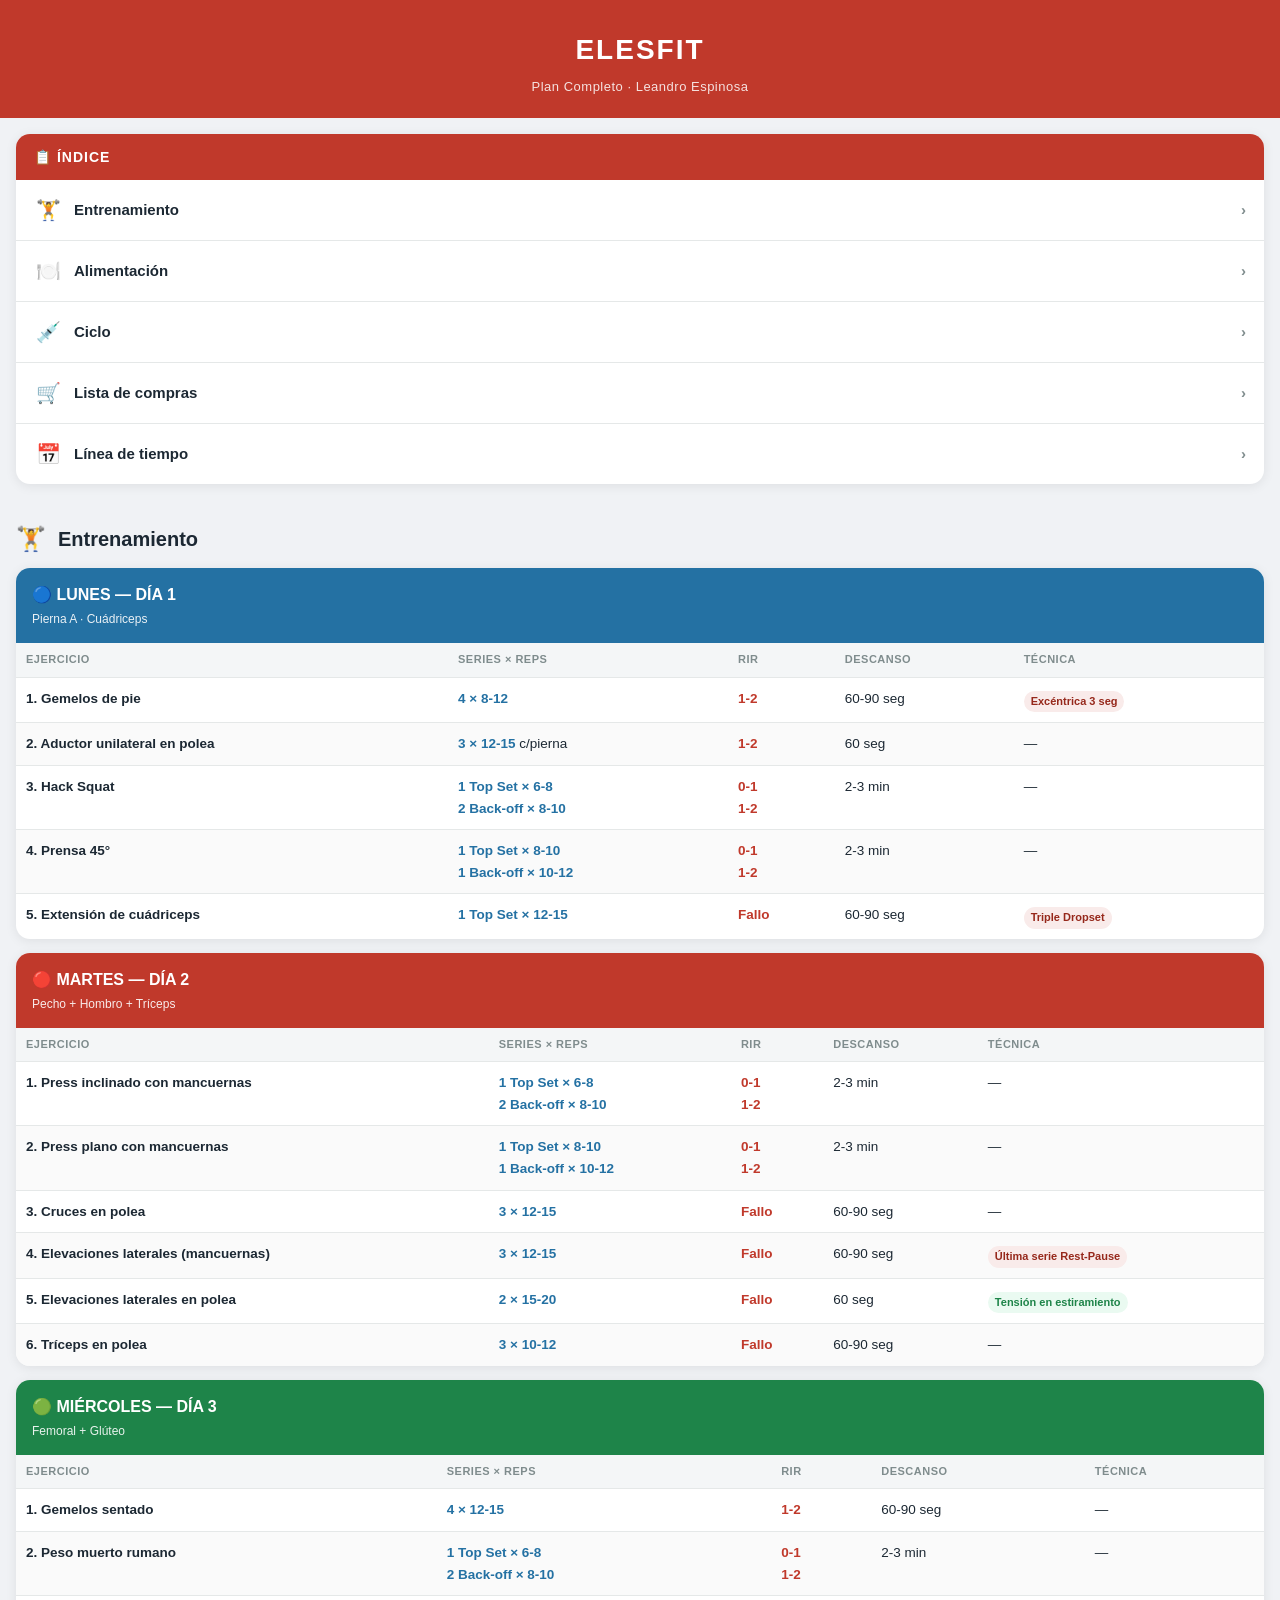
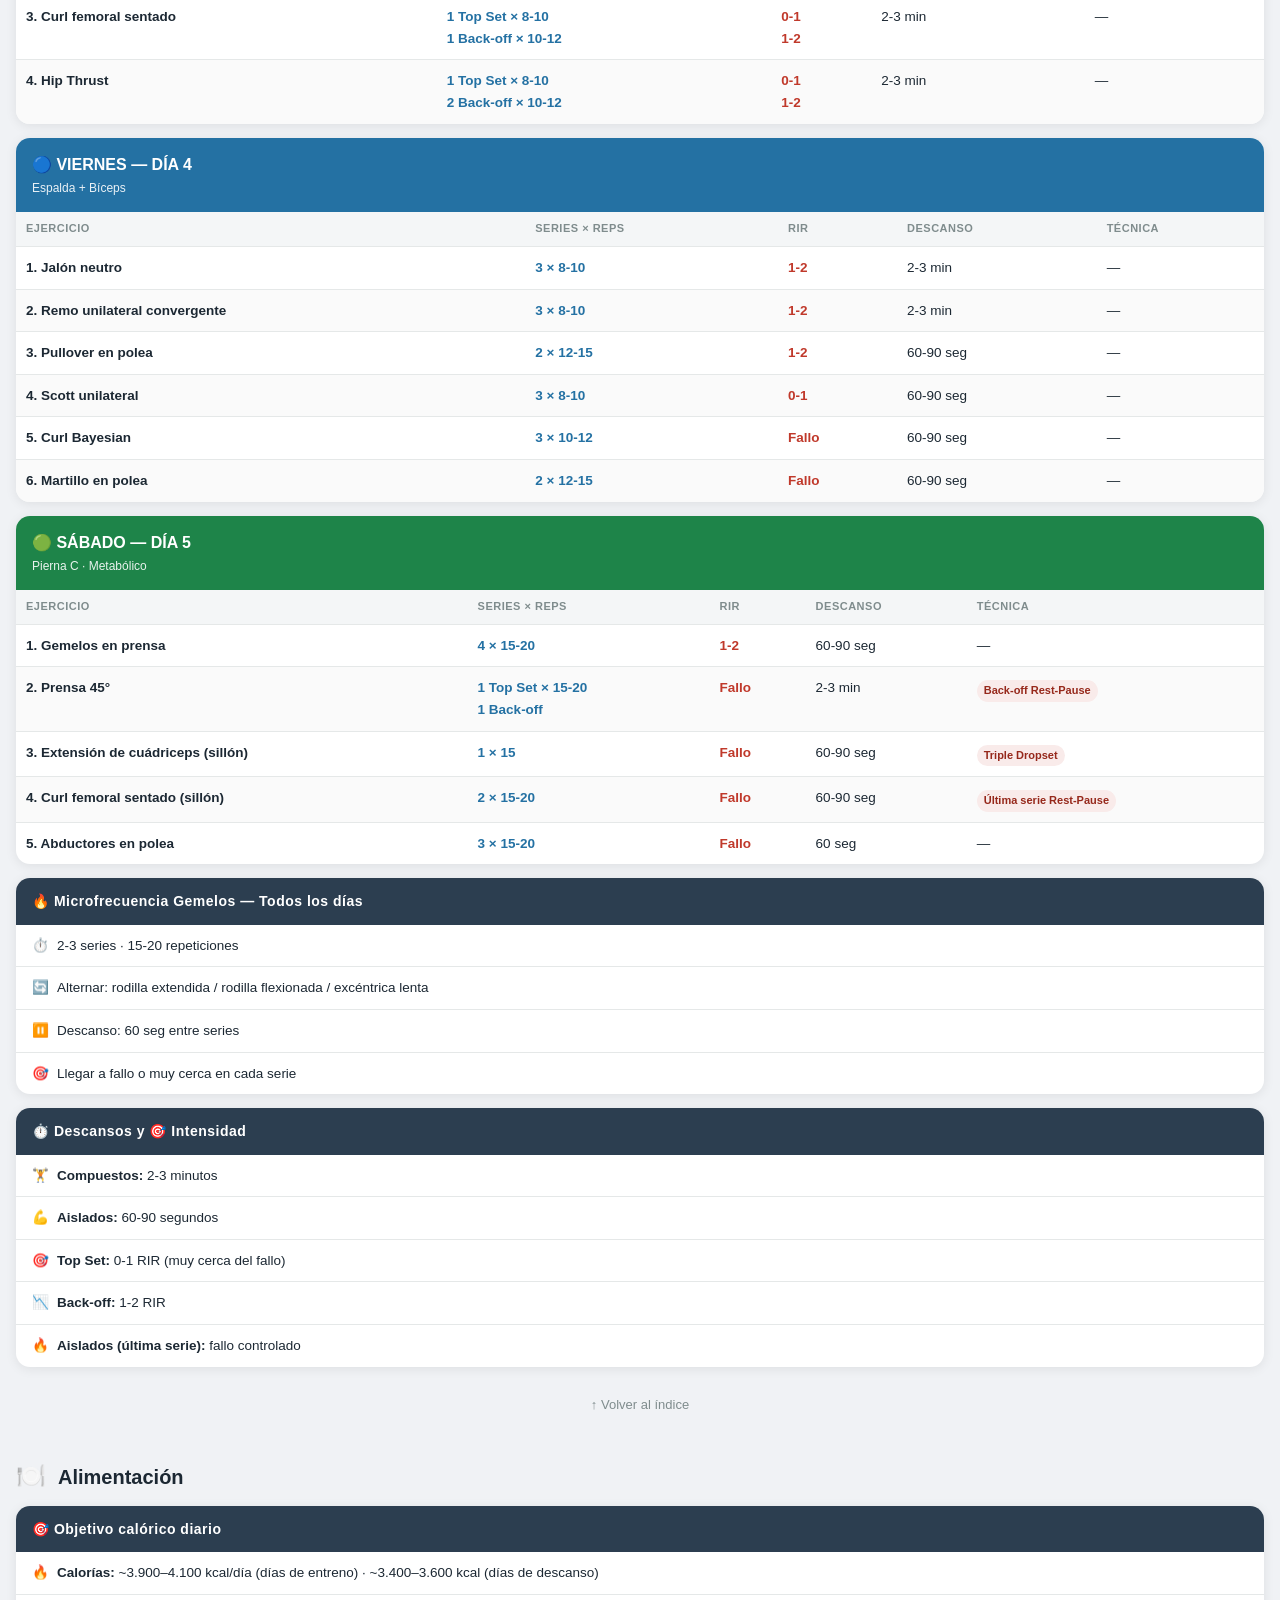
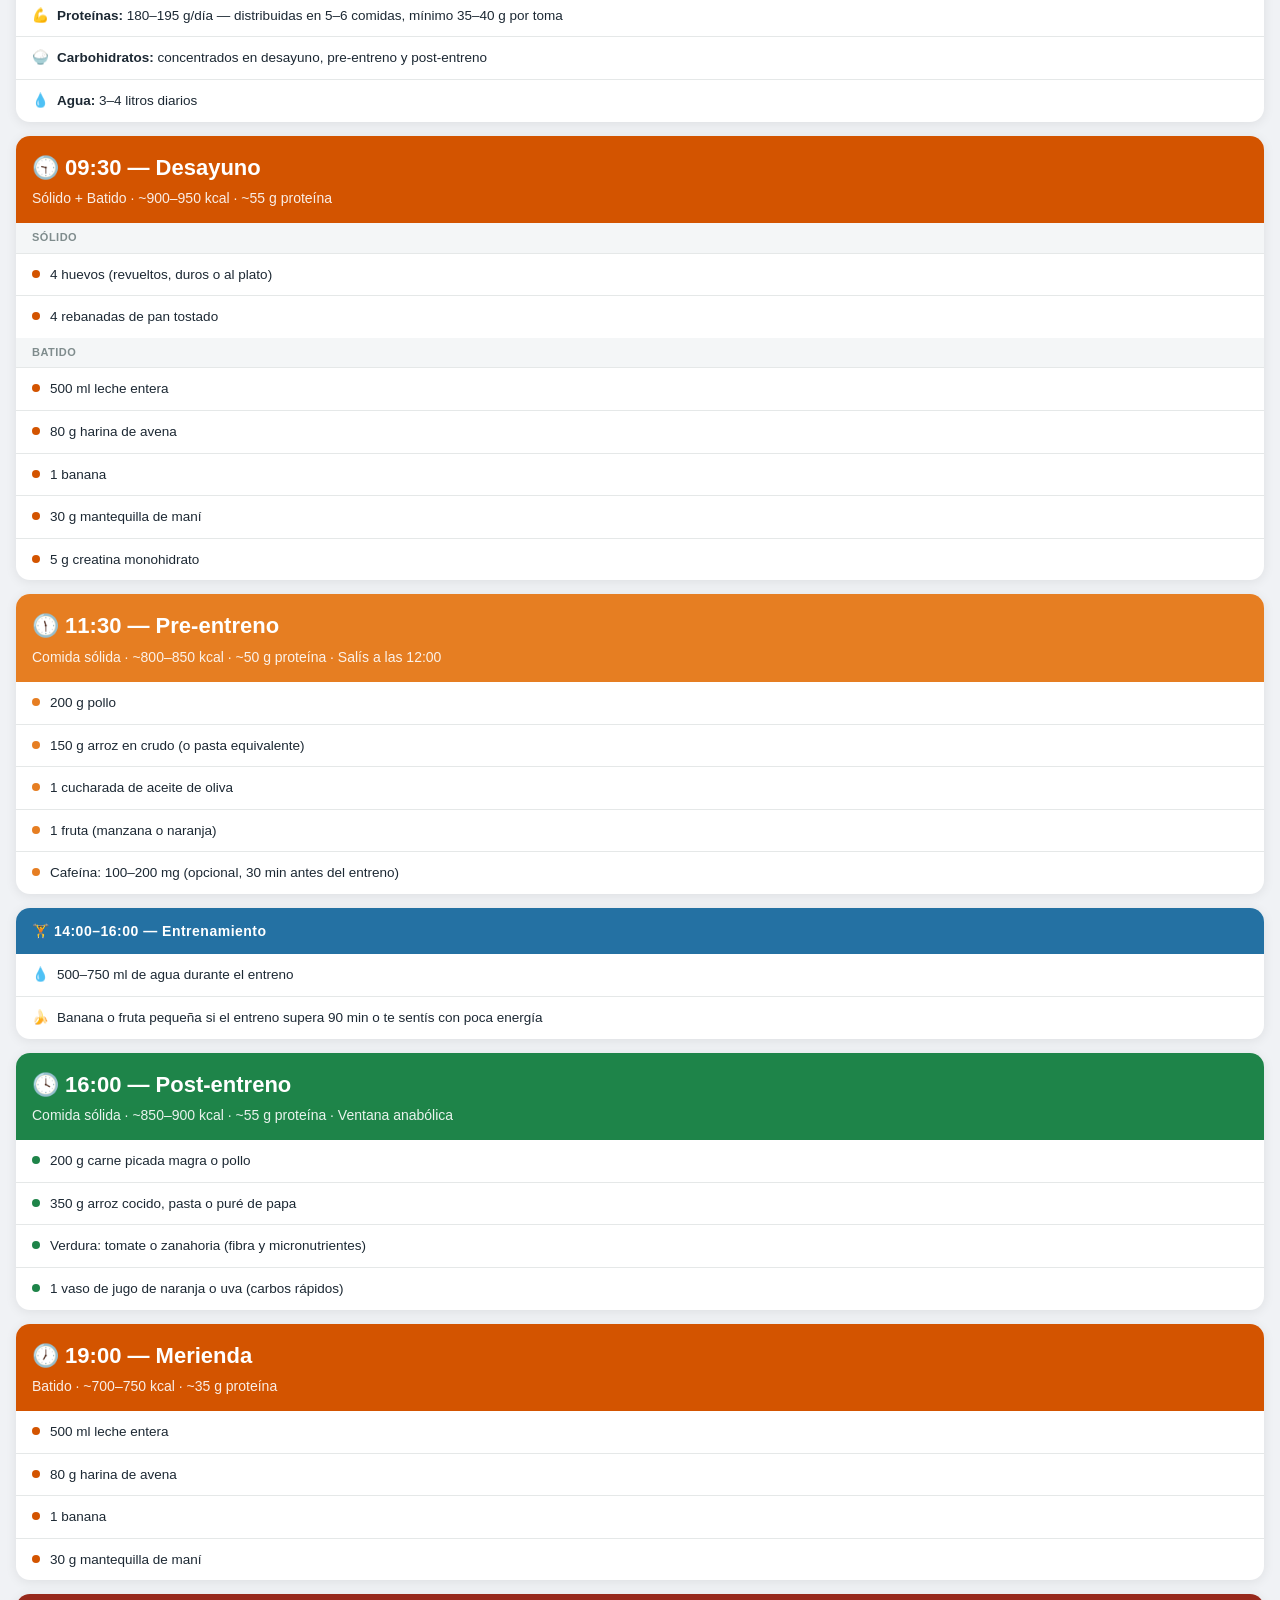
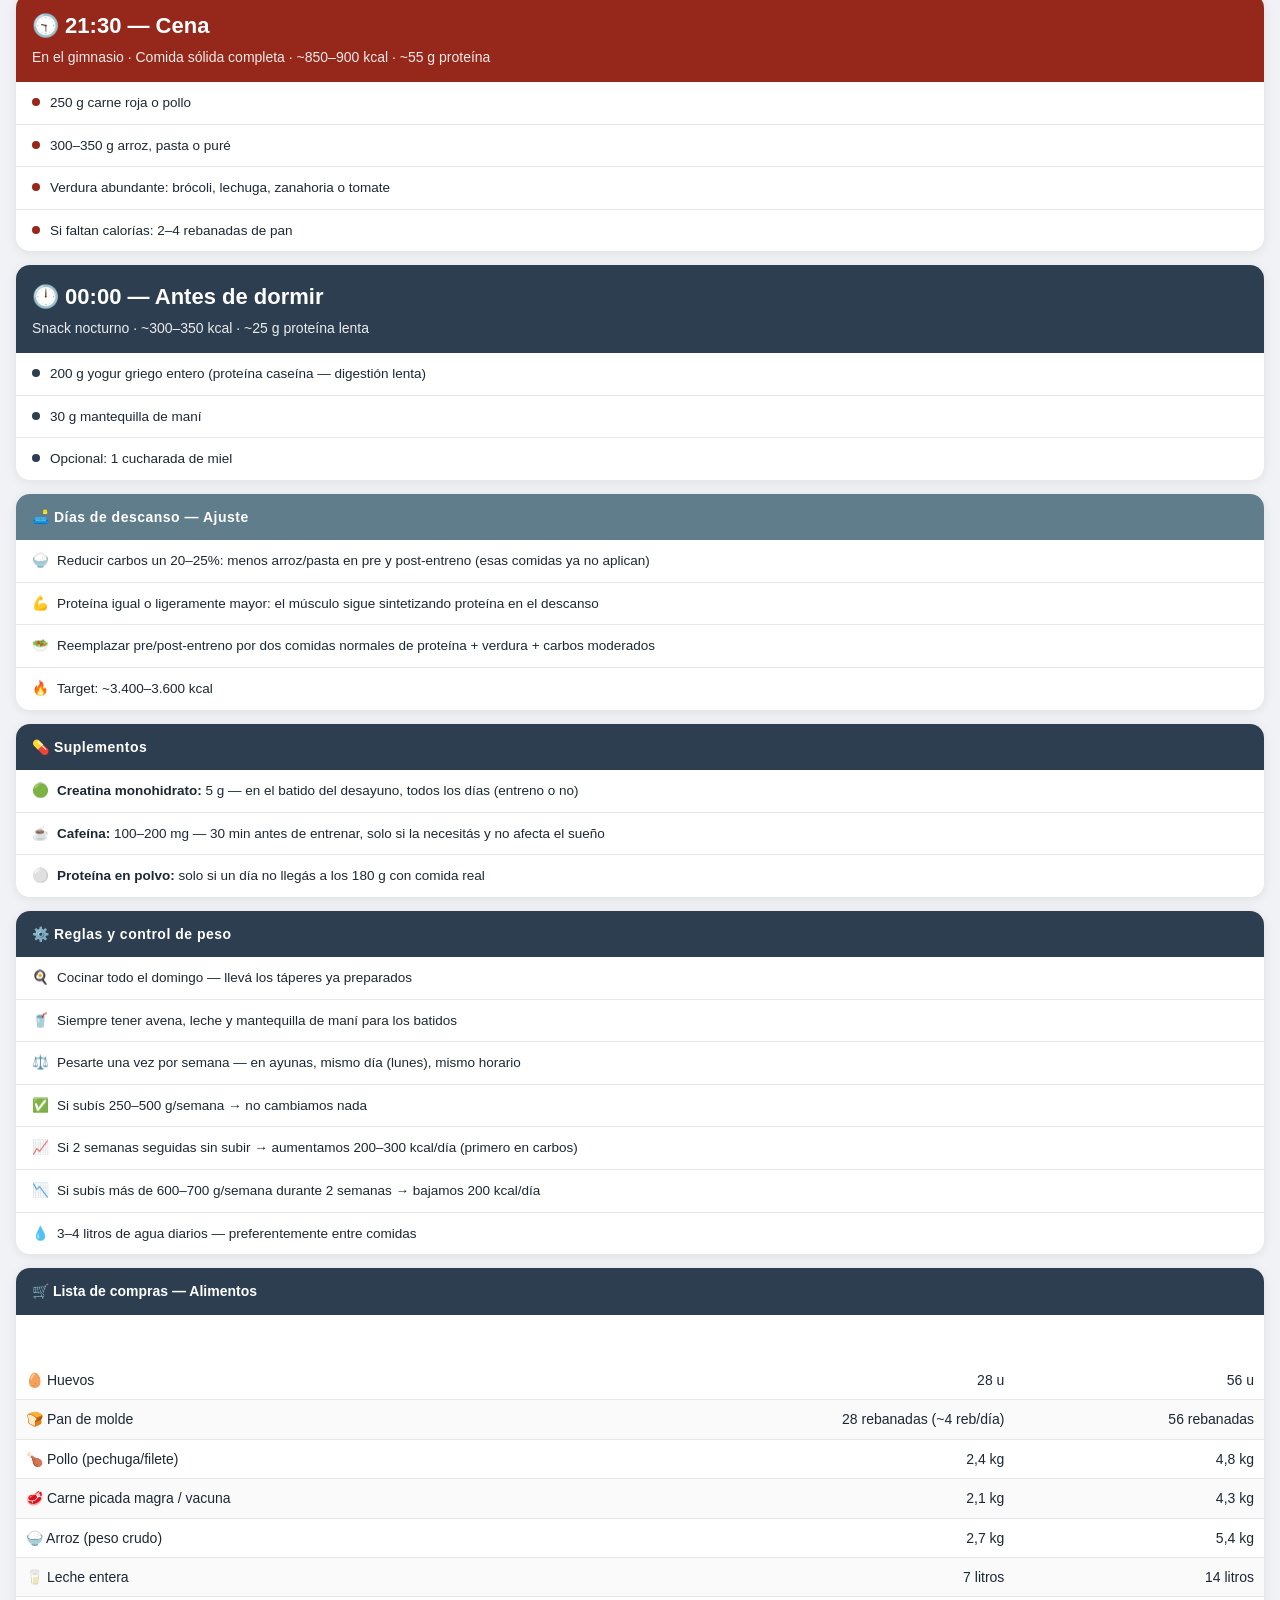
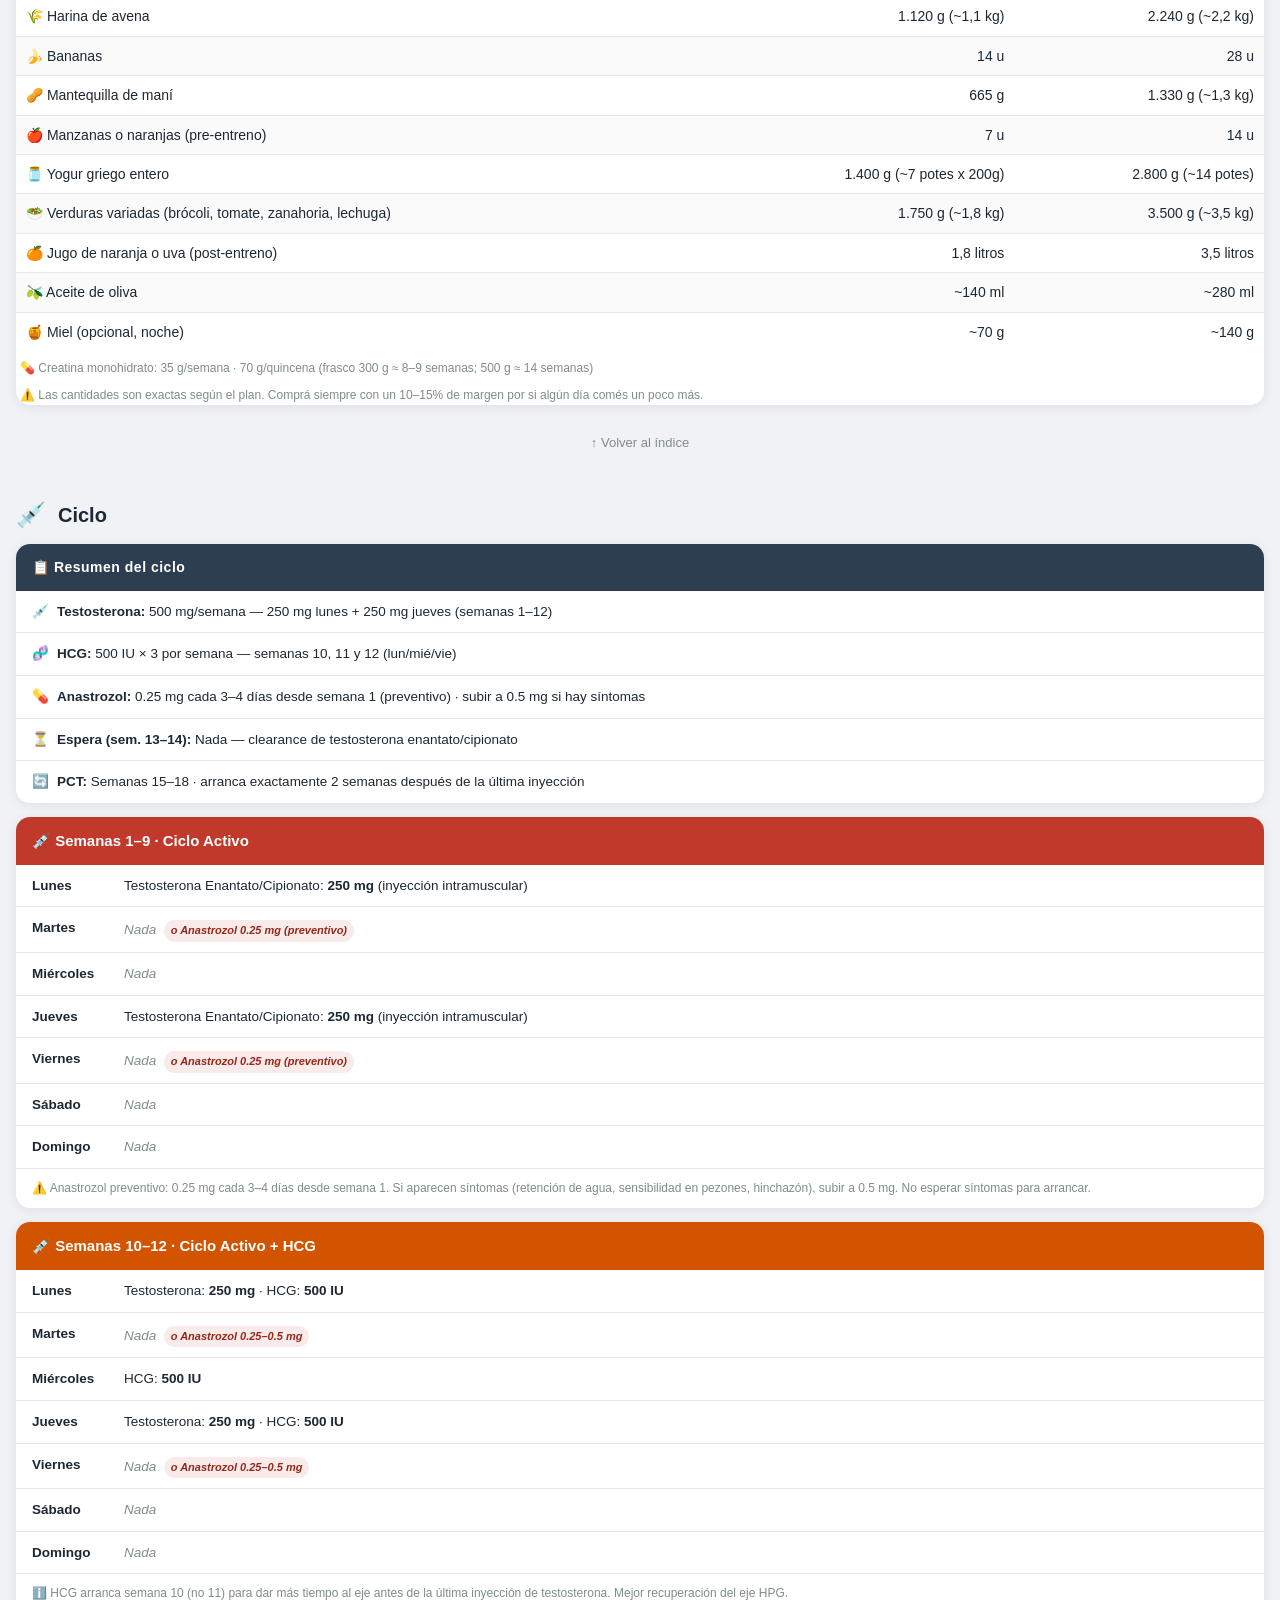
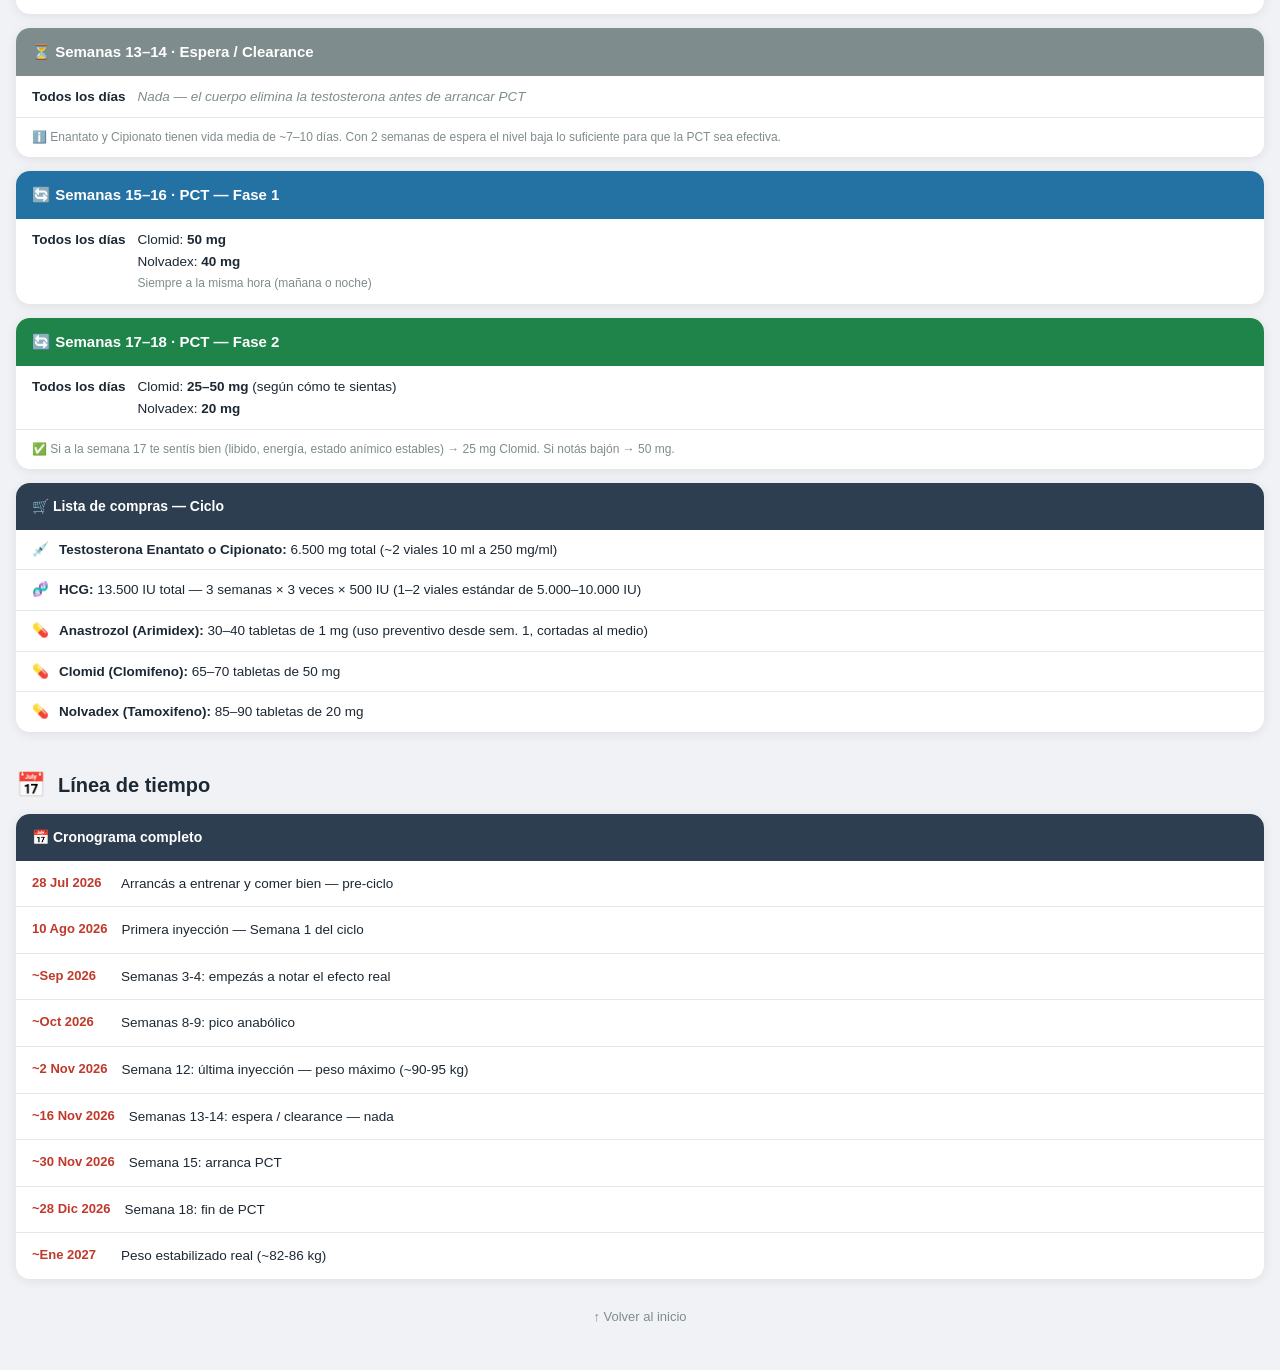
<file: plan/index.html>
<!DOCTYPE html>
<html lang="es">
<head>
  <meta charset="UTF-8">
  <meta name="viewport" content="width=device-width, initial-scale=1">
  <title>PLAN 90KG ELESFIT</title>
  <meta name="description" content="Plan completo de entrenamiento, alimentación y ciclo para llegar a 90 kg — Leandro Espinosa / ELESFIT">
  <link rel="icon" type="image/png" href="/favicon.png">
  <meta property="og:type" content="website">
  <meta property="og:title" content="PLAN 90KG ELESFIT">
  <meta property="og:description" content="Plan completo de entrenamiento, alimentación y ciclo para llegar a 90 kg — Leandro Espinosa / ELESFIT">
  <meta property="og:image" content="https://elesfit.github.io/elesfit/plan/preview.jpg">
  <meta property="og:image:width" content="1280">
  <meta property="og:image:height" content="720">
  <meta name="twitter:card" content="summary_large_image">
  <meta name="twitter:title" content="PLAN 90KG ELESFIT">
  <meta name="twitter:description" content="Plan completo de entrenamiento, alimentación y ciclo — ELESFIT">
  <meta name="twitter:image" content="https://elesfit.github.io/elesfit/plan/preview.jpg">
  <meta property="og:image" content="__ZAPIA_SITE_ORIGIN__/_z/og.png">
  <meta name="twitter:card" content="summary_large_image">
  <meta name="twitter:image" content="__ZAPIA_SITE_ORIGIN__/_z/og.png">
  <meta name="theme-color" content="#C0392B">
  <meta name="apple-mobile-web-app-capable" content="yes">
  <meta name="apple-mobile-web-app-status-bar-style" content="default">
  <meta name="apple-mobile-web-app-title" content="ELESFIT Plan">
  <link rel="manifest" href="__ZAPIA_SITE_URL__/manifest.webmanifest">
  <link rel="apple-touch-icon" href="__ZAPIA_SITE_URL__/apple-touch-icon.png">
  <style>
    :root {
      --red: #C0392B;
      --red-dark: #96281B;
      --red-light: #F9EBEA;
      --blue: #2471A3;
      --blue-light: #EBF5FB;
      --green: #1E8449;
      --green-light: #EAFAF1;
      --orange: #D35400;
      --orange-light: #FDF2E9;
      --gray: #F4F6F7;
      --text: #1C2833;
      --muted: #7F8C8D;
      --border: #E5E8E8;
      --white: #FFFFFF;
      --radius: 14px;
      --shadow: 0 2px 12px rgba(0,0,0,0.08);
    }
    * { box-sizing: border-box; margin: 0; padding: 0; }
    body {
      font-family: -apple-system, BlinkMacSystemFont, 'Segoe UI', Roboto, sans-serif;
      background: #F0F2F5;
      color: var(--text);
      font-size: 15px;
      line-height: 1.6;
    }

    /* HEADER */
    header {
      background: var(--red);
      color: white;
      padding: 28px 20px 20px;
      text-align: center;
    }
    header .logo-text {
      font-size: 28px;
      font-weight: 900;
      letter-spacing: 2px;
    }
    header .subtitle {
      font-size: 13px;
      opacity: 0.85;
      margin-top: 4px;
      letter-spacing: 0.5px;
    }

    /* ÍNDICE */
    .index-nav {
      background: var(--white);
      margin: 16px;
      border-radius: var(--radius);
      box-shadow: var(--shadow);
      overflow: hidden;
    }
    .index-nav h2 {
      background: var(--red);
      color: white;
      padding: 12px 18px;
      font-size: 14px;
      letter-spacing: 1px;
      text-transform: uppercase;
    }
    .index-nav a {
      display: flex;
      align-items: center;
      gap: 12px;
      padding: 14px 18px;
      text-decoration: none;
      color: var(--text);
      font-weight: 600;
      font-size: 15px;
      border-bottom: 1px solid var(--border);
      transition: background 0.15s;
    }
    .index-nav a:last-child { border-bottom: none; }
    .index-nav a:active { background: var(--gray); }
    .index-nav .icon { font-size: 20px; width: 28px; text-align: center; }
    .index-nav .arrow { margin-left: auto; color: var(--muted); }

    /* SECTION HEADERS */
    .section-header {
      display: flex;
      align-items: center;
      gap: 12px;
      padding: 20px 16px 10px;
    }
    .section-header h2 {
      font-size: 20px;
      font-weight: 800;
    }
    .section-header .emoji { font-size: 24px; }

    /* CARDS */
    .card {
      background: var(--white);
      margin: 0 16px 14px;
      border-radius: var(--radius);
      box-shadow: var(--shadow);
      overflow: hidden;
    }
    .card-header {
      padding: 14px 16px;
      display: flex;
      align-items: center;
      gap: 10px;
    }
    .card-header h3 { font-size: 16px; font-weight: 800; }
    .card-header .muscles { font-size: 12px; color: white; opacity: 0.9; margin-top: 2px; }

    /* COLORES POR DÍA */
    .day-blue .card-header { background: var(--blue); color: white; }
    .day-red .card-header { background: var(--red); color: white; }
    .day-green .card-header { background: var(--green); color: white; }
    .day-orange .card-header { background: var(--orange); color: white; }

    /* TABLA DE EJERCICIOS */
    .exercise-table {
      width: 100%;
      border-collapse: collapse;
    }
    .exercise-table thead {
      background: var(--gray);
    }
    .exercise-table th {
      font-size: 11px;
      text-transform: uppercase;
      letter-spacing: 0.5px;
      color: var(--muted);
      padding: 8px 10px;
      text-align: left;
      font-weight: 700;
      border-bottom: 1px solid var(--border);
    }
    .exercise-table td {
      padding: 10px 10px;
      font-size: 13.5px;
      border-bottom: 1px solid var(--border);
      vertical-align: top;
    }
    .exercise-table tr:last-child td { border-bottom: none; }
    .exercise-table tr:nth-child(even) { background: #FAFAFA; }

    .ex-name { font-weight: 700; color: var(--text); }
    .ex-reps { color: var(--blue); font-weight: 600; }
    .ex-rir { color: var(--red); font-weight: 600; }
    .tag {
      display: inline-block;
      background: var(--red-light);
      color: var(--red-dark);
      font-size: 11px;
      font-weight: 700;
      padding: 2px 7px;
      border-radius: 20px;
      margin-top: 3px;
    }
    .tag.blue { background: var(--blue-light); color: var(--blue); }
    .tag.green { background: var(--green-light); color: var(--green); }
    .tag.orange { background: var(--orange-light); color: var(--orange); }

    /* NOTA AL PIE DE CARD */
    .card-note {
      background: var(--gray);
      padding: 10px 14px;
      font-size: 12.5px;
      color: var(--muted);
      border-top: 1px solid var(--border);
    }

    /* REGLAS GENERALES */
    .rules-card {
      background: var(--white);
      margin: 0 16px 14px;
      border-radius: var(--radius);
      box-shadow: var(--shadow);
      overflow: hidden;
    }
    .rules-card .rules-header {
      background: #2C3E50;
      color: white;
      padding: 12px 16px;
      font-size: 14px;
      font-weight: 800;
      letter-spacing: 0.5px;
    }
    .rules-card ul {
      list-style: none;
      padding: 0;
    }
    .rules-card ul li {
      padding: 10px 16px;
      border-bottom: 1px solid var(--border);
      font-size: 13.5px;
      display: flex;
      gap: 8px;
    }
    .rules-card ul li:last-child { border-bottom: none; }

    /* ALIMENTACIÓN */
    .meal-card {
      background: var(--white);
      margin: 0 16px 14px;
      border-radius: var(--radius);
      box-shadow: var(--shadow);
      overflow: hidden;
    }
    .meal-header {
      background: var(--orange);
      color: white;
      padding: 14px 16px;
    }
    .meal-header .time { font-size: 22px; font-weight: 900; }
    .meal-header .meal-name { font-size: 14px; opacity: 0.9; margin-top: 2px; }
    .meal-items {
      padding: 0;
    }
    .meal-item {
      display: flex;
      align-items: flex-start;
      gap: 10px;
      padding: 10px 16px;
      border-bottom: 1px solid var(--border);
      font-size: 13.5px;
    }
    .meal-item:last-child { border-bottom: none; }
    .meal-item .dot {
      width: 8px;
      height: 8px;
      border-radius: 50%;
      background: var(--orange);
      margin-top: 6px;
      flex-shrink: 0;
    }
    .meal-section-label {
      background: var(--gray);
      padding: 6px 16px;
      font-size: 11px;
      font-weight: 700;
      text-transform: uppercase;
      letter-spacing: 0.5px;
      color: var(--muted);
      border-bottom: 1px solid var(--border);
    }

    /* CICLO */
    .cycle-week {
      background: var(--white);
      margin: 0 16px 14px;
      border-radius: var(--radius);
      box-shadow: var(--shadow);
      overflow: hidden;
    }
    .cycle-week-header {
      padding: 12px 16px;
      color: white;
      font-weight: 800;
      font-size: 15px;
    }
    .cycle-active { background: var(--red); }
    .cycle-hcg { background: var(--orange); }
    .cycle-wait { background: var(--muted); }
    .cycle-pct1 { background: var(--blue); }
    .cycle-pct2 { background: var(--green); }

    .cycle-day {
      display: flex;
      align-items: flex-start;
      padding: 10px 16px;
      border-bottom: 1px solid var(--border);
      gap: 12px;
      font-size: 13.5px;
    }
    .cycle-day:last-child { border-bottom: none; }
    .cycle-day .day-name {
      font-weight: 700;
      min-width: 80px;
      color: var(--text);
    }
    .cycle-day .day-content { color: var(--text); }
    .cycle-day .nothing { color: var(--muted); font-style: italic; }

    /* SHOP LIST */
    .shop-list {
      background: var(--white);
      margin: 0 16px 14px;
      border-radius: var(--radius);
      box-shadow: var(--shadow);
      overflow: hidden;
    }
    .shop-list .shop-header {
      background: #2C3E50;
      color: white;
      padding: 12px 16px;
      font-size: 14px;
      font-weight: 800;
    }
    .shop-list ul {
      list-style: none;
      padding: 0;
    }
    .shop-list ul li {
      padding: 9px 16px;
      border-bottom: 1px solid var(--border);
      font-size: 13.5px;
      display: flex;
      gap: 10px;
      align-items: center;
    }
    .shop-list ul li:last-child { border-bottom: none; }

    /* TIMELINE */
    .timeline {
      background: var(--white);
      margin: 0 16px 14px;
      border-radius: var(--radius);
      box-shadow: var(--shadow);
      overflow: hidden;
    }
    .timeline .tl-header {
      background: #2C3E50;
      color: white;
      padding: 12px 16px;
      font-size: 14px;
      font-weight: 800;
    }
    .tl-item {
      display: flex;
      gap: 14px;
      padding: 12px 16px;
      border-bottom: 1px solid var(--border);
      align-items: flex-start;
    }
    .tl-item:last-child { border-bottom: none; }
    .tl-date { font-weight: 700; min-width: 75px; color: var(--red); font-size: 13px; }
    .tl-desc { font-size: 13.5px; }

    /* SPACER */
    .spacer { height: 20px; }
    .section-spacer { height: 8px; }

    /* BACK TO TOP */
    .back-top {
      display: block;
      text-align: center;
      padding: 14px;
      color: var(--muted);
      font-size: 13px;
      text-decoration: none;
      margin-bottom: 8px;
    }

    /* ANCHOR OFFSET */
    .anchor { display: block; height: 0; visibility: hidden; }
  </style>
</head>
<body>

<!-- HEADER -->
<header>
  <div class="logo-text">ELESFIT</div>
  <div class="subtitle">Plan Completo · Leandro Espinosa</div>
</header>

<!-- ÍNDICE -->
<div class="index-nav">
  <h2>📋 Índice</h2>
  <a href="#entrenamiento">
    <span class="icon">🏋️</span> Entrenamiento
    <span class="arrow">›</span>
  </a>
  <a href="#alimentacion">
    <span class="icon">🍽️</span> Alimentación
    <span class="arrow">›</span>
  </a>
  <a href="#ciclo">
    <span class="icon">💉</span> Ciclo
    <span class="arrow">›</span>
  </a>
  <a href="#compras-ciclo">
    <span class="icon">🛒</span> Lista de compras
    <span class="arrow">›</span>
  </a>
  <a href="#timeline">
    <span class="icon">📅</span> Línea de tiempo
    <span class="arrow">›</span>
  </a>
</div>

<!-- ==================== ENTRENAMIENTO ==================== -->
<a class="anchor" id="entrenamiento"></a>
<div class="section-header">
  <span class="emoji">🏋️</span>
  <h2>Entrenamiento</h2>
</div>

<!-- LUNES -->
<div class="card day-blue">
  <div class="card-header">
    <div>
      <h3>🔵 LUNES — DÍA 1</h3>
      <div class="muscles">Pierna A · Cuádriceps</div>
    </div>
  </div>
  <table class="exercise-table">
    <thead>
      <tr>
        <th>Ejercicio</th>
        <th>Series × Reps</th>
        <th>RIR</th>
        <th>Descanso</th>
        <th>Técnica</th>
      </tr>
    </thead>
    <tbody>
      <tr>
        <td><span class="ex-name">1. Gemelos de pie</span></td>
        <td><span class="ex-reps">4 × 8-12</span></td>
        <td><span class="ex-rir">1-2</span></td>
        <td>60-90 seg</td>
        <td><span class="tag">Excéntrica 3 seg</span></td>
      </tr>
      <tr>
        <td><span class="ex-name">2. Aductor unilateral en polea</span></td>
        <td><span class="ex-reps">3 × 12-15</span> c/pierna</td>
        <td><span class="ex-rir">1-2</span></td>
        <td>60 seg</td>
        <td>—</td>
      </tr>
      <tr>
        <td><span class="ex-name">3. Hack Squat</span></td>
        <td>
          <span class="ex-reps">1 Top Set × 6-8</span><br>
          <span class="ex-reps">2 Back-off × 8-10</span>
        </td>
        <td>
          <span class="ex-rir">0-1</span><br>
          <span class="ex-rir">1-2</span>
        </td>
        <td>2-3 min</td>
        <td>—</td>
      </tr>
      <tr>
        <td><span class="ex-name">4. Prensa 45°</span></td>
        <td>
          <span class="ex-reps">1 Top Set × 8-10</span><br>
          <span class="ex-reps">1 Back-off × 10-12</span>
        </td>
        <td>
          <span class="ex-rir">0-1</span><br>
          <span class="ex-rir">1-2</span>
        </td>
        <td>2-3 min</td>
        <td>—</td>
      </tr>
      <tr>
        <td><span class="ex-name">5. Extensión de cuádriceps</span></td>
        <td><span class="ex-reps">1 Top Set × 12-15</span></td>
        <td><span class="ex-rir">Fallo</span></td>
        <td>60-90 seg</td>
        <td><span class="tag">Triple Dropset</span></td>
      </tr>
    </tbody>
  </table>
</div>

<!-- MARTES -->
<div class="card day-red">
  <div class="card-header">
    <div>
      <h3>🔴 MARTES — DÍA 2</h3>
      <div class="muscles">Pecho + Hombro + Tríceps</div>
    </div>
  </div>
  <table class="exercise-table">
    <thead>
      <tr>
        <th>Ejercicio</th>
        <th>Series × Reps</th>
        <th>RIR</th>
        <th>Descanso</th>
        <th>Técnica</th>
      </tr>
    </thead>
    <tbody>
      <tr>
        <td><span class="ex-name">1. Press inclinado con mancuernas</span></td>
        <td>
          <span class="ex-reps">1 Top Set × 6-8</span><br>
          <span class="ex-reps">2 Back-off × 8-10</span>
        </td>
        <td>
          <span class="ex-rir">0-1</span><br>
          <span class="ex-rir">1-2</span>
        </td>
        <td>2-3 min</td>
        <td>—</td>
      </tr>
      <tr>
        <td><span class="ex-name">2. Press plano con mancuernas</span></td>
        <td>
          <span class="ex-reps">1 Top Set × 8-10</span><br>
          <span class="ex-reps">1 Back-off × 10-12</span>
        </td>
        <td>
          <span class="ex-rir">0-1</span><br>
          <span class="ex-rir">1-2</span>
        </td>
        <td>2-3 min</td>
        <td>—</td>
      </tr>
      <tr>
        <td><span class="ex-name">3. Cruces en polea</span></td>
        <td><span class="ex-reps">3 × 12-15</span></td>
        <td><span class="ex-rir">Fallo</span></td>
        <td>60-90 seg</td>
        <td>—</td>
      </tr>
      <tr>
        <td><span class="ex-name">4. Elevaciones laterales (mancuernas)</span></td>
        <td><span class="ex-reps">3 × 12-15</span></td>
        <td><span class="ex-rir">Fallo</span></td>
        <td>60-90 seg</td>
        <td><span class="tag">Última serie Rest-Pause</span></td>
      </tr>
      <tr>
        <td><span class="ex-name">5. Elevaciones laterales en polea</span></td>
        <td><span class="ex-reps">2 × 15-20</span></td>
        <td><span class="ex-rir">Fallo</span></td>
        <td>60 seg</td>
        <td><span class="tag green">Tensión en estiramiento</span></td>
      </tr>
      <tr>
        <td><span class="ex-name">6. Tríceps en polea</span></td>
        <td><span class="ex-reps">3 × 10-12</span></td>
        <td><span class="ex-rir">Fallo</span></td>
        <td>60-90 seg</td>
        <td>—</td>
      </tr>
    </tbody>
  </table>
</div>

<!-- MIÉRCOLES -->
<div class="card day-green">
  <div class="card-header">
    <div>
      <h3>🟢 MIÉRCOLES — DÍA 3</h3>
      <div class="muscles">Femoral + Glúteo</div>
    </div>
  </div>
  <table class="exercise-table">
    <thead>
      <tr>
        <th>Ejercicio</th>
        <th>Series × Reps</th>
        <th>RIR</th>
        <th>Descanso</th>
        <th>Técnica</th>
      </tr>
    </thead>
    <tbody>
      <tr>
        <td><span class="ex-name">1. Gemelos sentado</span></td>
        <td><span class="ex-reps">4 × 12-15</span></td>
        <td><span class="ex-rir">1-2</span></td>
        <td>60-90 seg</td>
        <td>—</td>
      </tr>
      <tr>
        <td><span class="ex-name">2. Peso muerto rumano</span></td>
        <td>
          <span class="ex-reps">1 Top Set × 6-8</span><br>
          <span class="ex-reps">2 Back-off × 8-10</span>
        </td>
        <td>
          <span class="ex-rir">0-1</span><br>
          <span class="ex-rir">1-2</span>
        </td>
        <td>2-3 min</td>
        <td>—</td>
      </tr>
      <tr>
        <td><span class="ex-name">3. Curl femoral sentado</span></td>
        <td>
          <span class="ex-reps">1 Top Set × 8-10</span><br>
          <span class="ex-reps">1 Back-off × 10-12</span>
        </td>
        <td>
          <span class="ex-rir">0-1</span><br>
          <span class="ex-rir">1-2</span>
        </td>
        <td>2-3 min</td>
        <td>—</td>
      </tr>
      <tr>
        <td><span class="ex-name">4. Hip Thrust</span></td>
        <td>
          <span class="ex-reps">1 Top Set × 8-10</span><br>
          <span class="ex-reps">2 Back-off × 10-12</span>
        </td>
        <td>
          <span class="ex-rir">0-1</span><br>
          <span class="ex-rir">1-2</span>
        </td>
        <td>2-3 min</td>
        <td>—</td>
      </tr>
    </tbody>
  </table>
</div>

<!-- VIERNES -->
<div class="card day-blue">
  <div class="card-header">
    <div>
      <h3>🔵 VIERNES — DÍA 4</h3>
      <div class="muscles">Espalda + Bíceps</div>
    </div>
  </div>
  <table class="exercise-table">
    <thead>
      <tr>
        <th>Ejercicio</th>
        <th>Series × Reps</th>
        <th>RIR</th>
        <th>Descanso</th>
        <th>Técnica</th>
      </tr>
    </thead>
    <tbody>
      <tr>
        <td><span class="ex-name">1. Jalón neutro</span></td>
        <td><span class="ex-reps">3 × 8-10</span></td>
        <td><span class="ex-rir">1-2</span></td>
        <td>2-3 min</td>
        <td>—</td>
      </tr>
      <tr>
        <td><span class="ex-name">2. Remo unilateral convergente</span></td>
        <td><span class="ex-reps">3 × 8-10</span></td>
        <td><span class="ex-rir">1-2</span></td>
        <td>2-3 min</td>
        <td>—</td>
      </tr>
      <tr>
        <td><span class="ex-name">3. Pullover en polea</span></td>
        <td><span class="ex-reps">2 × 12-15</span></td>
        <td><span class="ex-rir">1-2</span></td>
        <td>60-90 seg</td>
        <td>—</td>
      </tr>
      <tr>
        <td><span class="ex-name">4. Scott unilateral</span></td>
        <td><span class="ex-reps">3 × 8-10</span></td>
        <td><span class="ex-rir">0-1</span></td>
        <td>60-90 seg</td>
        <td>—</td>
      </tr>
      <tr>
        <td><span class="ex-name">5. Curl Bayesian</span></td>
        <td><span class="ex-reps">3 × 10-12</span></td>
        <td><span class="ex-rir">Fallo</span></td>
        <td>60-90 seg</td>
        <td>—</td>
      </tr>
      <tr>
        <td><span class="ex-name">6. Martillo en polea</span></td>
        <td><span class="ex-reps">2 × 12-15</span></td>
        <td><span class="ex-rir">Fallo</span></td>
        <td>60-90 seg</td>
        <td>—</td>
      </tr>
    </tbody>
  </table>
</div>

<!-- SÁBADO -->
<div class="card day-green">
  <div class="card-header">
    <div>
      <h3>🟢 SÁBADO — DÍA 5</h3>
      <div class="muscles">Pierna C · Metabólico</div>
    </div>
  </div>
  <table class="exercise-table">
    <thead>
      <tr>
        <th>Ejercicio</th>
        <th>Series × Reps</th>
        <th>RIR</th>
        <th>Descanso</th>
        <th>Técnica</th>
      </tr>
    </thead>
    <tbody>
      <tr>
        <td><span class="ex-name">1. Gemelos en prensa</span></td>
        <td><span class="ex-reps">4 × 15-20</span></td>
        <td><span class="ex-rir">1-2</span></td>
        <td>60-90 seg</td>
        <td>—</td>
      </tr>
      <tr>
        <td><span class="ex-name">2. Prensa 45°</span></td>
        <td>
          <span class="ex-reps">1 Top Set × 15-20</span><br>
          <span class="ex-reps">1 Back-off</span>
        </td>
        <td><span class="ex-rir">Fallo</span></td>
        <td>2-3 min</td>
        <td><span class="tag">Back-off Rest-Pause</span></td>
      </tr>
      <tr>
        <td><span class="ex-name">3. Extensión de cuádriceps (sillón)</span></td>
        <td><span class="ex-reps">1 × 15</span></td>
        <td><span class="ex-rir">Fallo</span></td>
        <td>60-90 seg</td>
        <td><span class="tag">Triple Dropset</span></td>
      </tr>
      <tr>
        <td><span class="ex-name">4. Curl femoral sentado (sillón)</span></td>
        <td><span class="ex-reps">2 × 15-20</span></td>
        <td><span class="ex-rir">Fallo</span></td>
        <td>60-90 seg</td>
        <td><span class="tag">Última serie Rest-Pause</span></td>
      </tr>
      <tr>
        <td><span class="ex-name">5. Abductores en polea</span></td>
        <td><span class="ex-reps">3 × 15-20</span></td>
        <td><span class="ex-rir">Fallo</span></td>
        <td>60 seg</td>
        <td>—</td>
      </tr>
    </tbody>
  </table>
</div>

<!-- MICROFRECUENCIA GEMELOS -->
<div class="rules-card">
  <div class="rules-header">🔥 Microfrecuencia Gemelos — Todos los días</div>
  <ul>
    <li>⏱️ <span>2-3 series · 15-20 repeticiones</span></li>
    <li>🔄 <span>Alternar: rodilla extendida / rodilla flexionada / excéntrica lenta</span></li>
    <li>⏸️ <span>Descanso: 60 seg entre series</span></li>
    <li>🎯 <span>Llegar a fallo o muy cerca en cada serie</span></li>
  </ul>
</div>

<!-- REGLAS GENERALES ENTRENO -->
<div class="rules-card">
  <div class="rules-header">⏱️ Descansos y 🎯 Intensidad</div>
  <ul>
    <li>🏋️ <span><strong>Compuestos:</strong> 2-3 minutos</span></li>
    <li>💪 <span><strong>Aislados:</strong> 60-90 segundos</span></li>
    <li>🎯 <span><strong>Top Set:</strong> 0-1 RIR (muy cerca del fallo)</span></li>
    <li>📉 <span><strong>Back-off:</strong> 1-2 RIR</span></li>
    <li>🔥 <span><strong>Aislados (última serie):</strong> fallo controlado</span></li>
  </ul>
</div>

<a class="back-top" href="#entrenamiento">↑ Volver al índice</a>

<!-- ==================== ALIMENTACIÓN ==================== -->
<a class="anchor" id="alimentacion"></a>
<div class="section-header">
  <span class="emoji">🍽️</span>
  <h2>Alimentación</h2>
</div>

<!-- META -->
<div class="rules-card">
  <div class="rules-header">🎯 Objetivo calórico diario</div>
  <ul>
    <li>🔥 <span><strong>Calorías:</strong> ~3.900–4.100 kcal/día (días de entreno) · ~3.400–3.600 kcal (días de descanso)</span></li>
    <li>💪 <span><strong>Proteínas:</strong> 180–195 g/día — distribuidas en 5–6 comidas, mínimo 35–40 g por toma</span></li>
    <li>🍚 <span><strong>Carbohidratos:</strong> concentrados en desayuno, pre-entreno y post-entreno</span></li>
    <li>💧 <span><strong>Agua:</strong> 3–4 litros diarios</span></li>
  </ul>
</div>

<!-- DESAYUNO -->
<div class="meal-card">
  <div class="meal-header">
    <div class="time">🕤 09:30 — Desayuno</div>
    <div class="meal-name">Sólido + Batido · ~900–950 kcal · ~55 g proteína</div>
  </div>
  <div class="meal-section-label">Sólido</div>
  <div class="meal-items">
    <div class="meal-item"><div class="dot"></div>4 huevos (revueltos, duros o al plato)</div>
    <div class="meal-item"><div class="dot"></div>4 rebanadas de pan tostado</div>
  </div>
  <div class="meal-section-label">Batido</div>
  <div class="meal-items">
    <div class="meal-item"><div class="dot"></div>500 ml leche entera</div>
    <div class="meal-item"><div class="dot"></div>80 g harina de avena</div>
    <div class="meal-item"><div class="dot"></div>1 banana</div>
    <div class="meal-item"><div class="dot"></div>30 g mantequilla de maní</div>
    <div class="meal-item"><div class="dot"></div>5 g creatina monohidrato</div>
  </div>
</div>

<!-- PRE-ENTRENO -->
<div class="meal-card">
  <div class="meal-header" style="background: #E67E22;">
    <div class="time">🕦 11:30 — Pre-entreno</div>
    <div class="meal-name">Comida sólida · ~800–850 kcal · ~50 g proteína · Salís a las 12:00</div>
  </div>
  <div class="meal-items">
    <div class="meal-item"><div class="dot" style="background:#E67E22;"></div>200 g pollo</div>
    <div class="meal-item"><div class="dot" style="background:#E67E22;"></div>150 g arroz en crudo (o pasta equivalente)</div>
    <div class="meal-item"><div class="dot" style="background:#E67E22;"></div>1 cucharada de aceite de oliva</div>
    <div class="meal-item"><div class="dot" style="background:#E67E22;"></div>1 fruta (manzana o naranja)</div>
    <div class="meal-item"><div class="dot" style="background:#E67E22;"></div>Cafeína: 100–200 mg (opcional, 30 min antes del entreno)</div>
  </div>
</div>

<!-- ENTRENAMIENTO -->
<div class="rules-card">
  <div class="rules-header" style="background: var(--blue);">🏋️ 14:00–16:00 — Entrenamiento</div>
  <ul>
    <li>💧 <span>500–750 ml de agua durante el entreno</span></li>
    <li>🍌 <span>Banana o fruta pequeña si el entreno supera 90 min o te sentís con poca energía</span></li>
  </ul>
</div>

<!-- POST-ENTRENO -->
<div class="meal-card">
  <div class="meal-header" style="background: var(--green);">
    <div class="time">🕓 16:00 — Post-entreno</div>
    <div class="meal-name">Comida sólida · ~850–900 kcal · ~55 g proteína · Ventana anabólica</div>
  </div>
  <div class="meal-items">
    <div class="meal-item"><div class="dot" style="background:var(--green);"></div>200 g carne picada magra o pollo</div>
    <div class="meal-item"><div class="dot" style="background:var(--green);"></div>350 g arroz cocido, pasta o puré de papa</div>
    <div class="meal-item"><div class="dot" style="background:var(--green);"></div>Verdura: tomate o zanahoria (fibra y micronutrientes)</div>
    <div class="meal-item"><div class="dot" style="background:var(--green);"></div>1 vaso de jugo de naranja o uva (carbos rápidos)</div>
  </div>
</div>

<!-- MERIENDA -->
<div class="meal-card">
  <div class="meal-header">
    <div class="time">🕖 19:00 — Merienda</div>
    <div class="meal-name">Batido · ~700–750 kcal · ~35 g proteína</div>
  </div>
  <div class="meal-items">
    <div class="meal-item"><div class="dot"></div>500 ml leche entera</div>
    <div class="meal-item"><div class="dot"></div>80 g harina de avena</div>
    <div class="meal-item"><div class="dot"></div>1 banana</div>
    <div class="meal-item"><div class="dot"></div>30 g mantequilla de maní</div>
  </div>
</div>

<!-- CENA -->
<div class="meal-card">
  <div class="meal-header" style="background: var(--red-dark);">
    <div class="time">🕤 21:30 — Cena</div>
    <div class="meal-name">En el gimnasio · Comida sólida completa · ~850–900 kcal · ~55 g proteína</div>
  </div>
  <div class="meal-items">
    <div class="meal-item"><div class="dot" style="background:var(--red-dark);"></div>250 g carne roja o pollo</div>
    <div class="meal-item"><div class="dot" style="background:var(--red-dark);"></div>300–350 g arroz, pasta o puré</div>
    <div class="meal-item"><div class="dot" style="background:var(--red-dark);"></div>Verdura abundante: brócoli, lechuga, zanahoria o tomate</div>
    <div class="meal-item"><div class="dot" style="background:var(--red-dark);"></div>Si faltan calorías: 2–4 rebanadas de pan</div>
  </div>
</div>

<!-- ANTES DE DORMIR -->
<div class="meal-card">
  <div class="meal-header" style="background: #2C3E50;">
    <div class="time">🕛 00:00 — Antes de dormir</div>
    <div class="meal-name">Snack nocturno · ~300–350 kcal · ~25 g proteína lenta</div>
  </div>
  <div class="meal-items">
    <div class="meal-item"><div class="dot" style="background:#2C3E50;"></div>200 g yogur griego entero (proteína caseína — digestión lenta)</div>
    <div class="meal-item"><div class="dot" style="background:#2C3E50;"></div>30 g mantequilla de maní</div>
    <div class="meal-item"><div class="dot" style="background:#2C3E50;"></div>Opcional: 1 cucharada de miel</div>
  </div>
</div>

<!-- DIAS DESCANSO -->
<div class="rules-card">
  <div class="rules-header" style="background:#607D8B;">🛋️ Días de descanso — Ajuste</div>
  <ul>
    <li>🍚 <span>Reducir carbos un 20–25%: menos arroz/pasta en pre y post-entreno (esas comidas ya no aplican)</span></li>
    <li>💪 <span>Proteína igual o ligeramente mayor: el músculo sigue sintetizando proteína en el descanso</span></li>
    <li>🥗 <span>Reemplazar pre/post-entreno por dos comidas normales de proteína + verdura + carbos moderados</span></li>
    <li>🔥 <span>Target: ~3.400–3.600 kcal</span></li>
  </ul>
</div>

<!-- SUPLEMENTOS -->
<div class="rules-card">
  <div class="rules-header">💊 Suplementos</div>
  <ul>
    <li>🟢 <span><strong>Creatina monohidrato:</strong> 5 g — en el batido del desayuno, todos los días (entreno o no)</span></li>
    <li>☕ <span><strong>Cafeína:</strong> 100–200 mg — 30 min antes de entrenar, solo si la necesitás y no afecta el sueño</span></li>
    <li>⚪ <span><strong>Proteína en polvo:</strong> solo si un día no llegás a los 180 g con comida real</span></li>
  </ul>
</div>

<!-- REGLAS ALIMENTACIÓN -->
<div class="rules-card">
  <div class="rules-header">⚙️ Reglas y control de peso</div>
  <ul>
    <li>🍳 <span>Cocinar todo el domingo — llevá los táperes ya preparados</span></li>
    <li>🥤 <span>Siempre tener avena, leche y mantequilla de maní para los batidos</span></li>
    <li>⚖️ <span>Pesarte una vez por semana — en ayunas, mismo día (lunes), mismo horario</span></li>
    <li>✅ <span>Si subís 250–500 g/semana → no cambiamos nada</span></li>
    <li>📈 <span>Si 2 semanas seguidas sin subir → aumentamos 200–300 kcal/día (primero en carbos)</span></li>
    <li>📉 <span>Si subís más de 600–700 g/semana durante 2 semanas → bajamos 200 kcal/día</span></li>
    <li>💧 <span>3–4 litros de agua diarios — preferentemente entre comidas</span></li>
  </ul>
</div>

<!-- COMPRA SEMANAL / QUINCENAL ALIMENTOS -->
<style>
.shop-table { width:100%; border-collapse:collapse; margin-top:8px; font-size:14px; }
.shop-table th { background:var(--accent); color:#fff; padding:8px 10px; text-align:left; font-weight:600; }
.shop-table th:last-child, .shop-table td:last-child { text-align:right; }
.shop-table th:nth-child(2), .shop-table td:nth-child(2) { text-align:right; }
.shop-table td { padding:8px 10px; border-bottom:1px solid var(--border); }
.shop-table tr:last-child td { border-bottom:none; }
.shop-table tr:nth-child(even) td { background:rgba(0,0,0,0.02); }
.shop-note { font-size:12px; color:var(--muted); margin-top:8px; padding:0 4px; }
</style>
<div class="shop-list">
  <div class="shop-header">🛒 Lista de compras — Alimentos</div>
  <table class="shop-table">
    <thead>
      <tr><th>Alimento</th><th>Semanal</th><th>Quincenal</th></tr>
    </thead>
    <tbody>
      <tr><td>🥚 Huevos</td><td>28 u</td><td>56 u</td></tr>
      <tr><td>🍞 Pan de molde</td><td>28 rebanadas (~4 reb/día)</td><td>56 rebanadas</td></tr>
      <tr><td>🍗 Pollo (pechuga/filete)</td><td>2,4 kg</td><td>4,8 kg</td></tr>
      <tr><td>🥩 Carne picada magra / vacuna</td><td>2,1 kg</td><td>4,3 kg</td></tr>
      <tr><td>🍚 Arroz (peso crudo)</td><td>2,7 kg</td><td>5,4 kg</td></tr>
      <tr><td>🥛 Leche entera</td><td>7 litros</td><td>14 litros</td></tr>
      <tr><td>🌾 Harina de avena</td><td>1.120 g (~1,1 kg)</td><td>2.240 g (~2,2 kg)</td></tr>
      <tr><td>🍌 Bananas</td><td>14 u</td><td>28 u</td></tr>
      <tr><td>🥜 Mantequilla de maní</td><td>665 g</td><td>1.330 g (~1,3 kg)</td></tr>
      <tr><td>🍎 Manzanas o naranjas (pre-entreno)</td><td>7 u</td><td>14 u</td></tr>
      <tr><td>🫙 Yogur griego entero</td><td>1.400 g (~7 potes x 200g)</td><td>2.800 g (~14 potes)</td></tr>
      <tr><td>🥗 Verduras variadas (brócoli, tomate, zanahoria, lechuga)</td><td>1.750 g (~1,8 kg)</td><td>3.500 g (~3,5 kg)</td></tr>
      <tr><td>🍊 Jugo de naranja o uva (post-entreno)</td><td>1,8 litros</td><td>3,5 litros</td></tr>
      <tr><td>🫒 Aceite de oliva</td><td>~140 ml</td><td>~280 ml</td></tr>
      <tr><td>🍯 Miel (opcional, noche)</td><td>~70 g</td><td>~140 g</td></tr>
    </tbody>
  </table>
  <div class="shop-note">💊 Creatina monohidrato: 35 g/semana · 70 g/quincena (frasco 300 g ≈ 8–9 semanas; 500 g ≈ 14 semanas)</div>
  <div class="shop-note">⚠️ Las cantidades son exactas según el plan. Comprá siempre con un 10–15% de margen por si algún día comés un poco más.</div>
</div>

<a class="back-top" href="#alimentacion">↑ Volver al índice</a>

<!-- ==================== CICLO ==================== -->
<a class="anchor" id="ciclo"></a>
<div class="section-header">
  <span class="emoji">💉</span>
  <h2>Ciclo</h2>
</div>

<!-- RESUMEN CICLO -->
<div class="rules-card">
  <div class="rules-header">📋 Resumen del ciclo</div>
  <ul>
    <li>💉 <span><strong>Testosterona:</strong> 500 mg/semana — 250 mg lunes + 250 mg jueves (semanas 1–12)</span></li>
    <li>🧬 <span><strong>HCG:</strong> 500 IU × 3 por semana — semanas 10, 11 y 12 (lun/mié/vie)</span></li>
    <li>💊 <span><strong>Anastrozol:</strong> 0.25 mg cada 3–4 días desde semana 1 (preventivo) · subir a 0.5 mg si hay síntomas</span></li>
    <li>⏳ <span><strong>Espera (sem. 13–14):</strong> Nada — clearance de testosterona enantato/cipionato</span></li>
    <li>🔄 <span><strong>PCT:</strong> Semanas 15–18 · arranca exactamente 2 semanas después de la última inyección</span></li>
  </ul>
</div>

<!-- SEMANAS 1-9 -->
<div class="cycle-week">
  <div class="cycle-week-header cycle-active">💉 Semanas 1–9 · Ciclo Activo</div>
  <div class="cycle-day">
    <div class="day-name">Lunes</div>
    <div class="day-content">Testosterona Enantato/Cipionato: <strong>250 mg</strong> (inyección intramuscular)</div>
  </div>
  <div class="cycle-day">
    <div class="day-name">Martes</div>
    <div class="day-content nothing">Nada &nbsp;<span class="tag">o Anastrozol 0.25 mg (preventivo)</span></div>
  </div>
  <div class="cycle-day">
    <div class="day-name">Miércoles</div>
    <div class="day-content nothing">Nada</div>
  </div>
  <div class="cycle-day">
    <div class="day-name">Jueves</div>
    <div class="day-content">Testosterona Enantato/Cipionato: <strong>250 mg</strong> (inyección intramuscular)</div>
  </div>
  <div class="cycle-day">
    <div class="day-name">Viernes</div>
    <div class="day-content nothing">Nada &nbsp;<span class="tag">o Anastrozol 0.25 mg (preventivo)</span></div>
  </div>
  <div class="cycle-day">
    <div class="day-name">Sábado</div>
    <div class="day-content nothing">Nada</div>
  </div>
  <div class="cycle-day">
    <div class="day-name">Domingo</div>
    <div class="day-content nothing">Nada</div>
  </div>
  <div style="padding:10px 16px;font-size:12px;color:var(--muted);">
    ⚠️ Anastrozol preventivo: 0.25 mg cada 3–4 días desde semana 1. Si aparecen síntomas (retención de agua, sensibilidad en pezones, hinchazón), subir a 0.5 mg. No esperar síntomas para arrancar.
  </div>
</div>

<!-- SEMANAS 10-12 -->
<div class="cycle-week">
  <div class="cycle-week-header cycle-hcg">💉 Semanas 10–12 · Ciclo Activo + HCG</div>
  <div class="cycle-day">
    <div class="day-name">Lunes</div>
    <div class="day-content">Testosterona: <strong>250 mg</strong> · HCG: <strong>500 IU</strong></div>
  </div>
  <div class="cycle-day">
    <div class="day-name">Martes</div>
    <div class="day-content nothing">Nada &nbsp;<span class="tag">o Anastrozol 0.25–0.5 mg</span></div>
  </div>
  <div class="cycle-day">
    <div class="day-name">Miércoles</div>
    <div class="day-content">HCG: <strong>500 IU</strong></div>
  </div>
  <div class="cycle-day">
    <div class="day-name">Jueves</div>
    <div class="day-content">Testosterona: <strong>250 mg</strong> · HCG: <strong>500 IU</strong></div>
  </div>
  <div class="cycle-day">
    <div class="day-name">Viernes</div>
    <div class="day-content nothing">Nada &nbsp;<span class="tag">o Anastrozol 0.25–0.5 mg</span></div>
  </div>
  <div class="cycle-day">
    <div class="day-name">Sábado</div>
    <div class="day-content nothing">Nada</div>
  </div>
  <div class="cycle-day">
    <div class="day-name">Domingo</div>
    <div class="day-content nothing">Nada</div>
  </div>
  <div style="padding:10px 16px;font-size:12px;color:var(--muted);">
    ℹ️ HCG arranca semana 10 (no 11) para dar más tiempo al eje antes de la última inyección de testosterona. Mejor recuperación del eje HPG.
  </div>
</div>

<!-- SEMANAS 13-14 -->
<div class="cycle-week">
  <div class="cycle-week-header cycle-wait">⏳ Semanas 13–14 · Espera / Clearance</div>
  <div class="cycle-day">
    <div class="day-name">Todos los días</div>
    <div class="day-content nothing">Nada — el cuerpo elimina la testosterona antes de arrancar PCT</div>
  </div>
  <div style="padding:10px 16px;font-size:12px;color:var(--muted);">
    ℹ️ Enantato y Cipionato tienen vida media de ~7–10 días. Con 2 semanas de espera el nivel baja lo suficiente para que la PCT sea efectiva.
  </div>
</div>

<!-- PCT 15-16 -->
<div class="cycle-week">
  <div class="cycle-week-header cycle-pct1">🔄 Semanas 15–16 · PCT — Fase 1</div>
  <div class="cycle-day">
    <div class="day-name">Todos los días</div>
    <div class="day-content">
      Clomid: <strong>50 mg</strong><br>
      Nolvadex: <strong>40 mg</strong><br>
      <span style="font-size:12px;color:var(--muted);">Siempre a la misma hora (mañana o noche)</span>
    </div>
  </div>
</div>

<!-- PCT 17-18 -->
<div class="cycle-week">
  <div class="cycle-week-header cycle-pct2">🔄 Semanas 17–18 · PCT — Fase 2</div>
  <div class="cycle-day">
    <div class="day-name">Todos los días</div>
    <div class="day-content">
      Clomid: <strong>25–50 mg</strong> (según cómo te sientas)<br>
      Nolvadex: <strong>20 mg</strong>
    </div>
  </div>
  <div style="padding:10px 16px;font-size:12px;color:var(--muted);">
    ✅ Si a la semana 17 te sentís bien (libido, energía, estado anímico estables) → 25 mg Clomid. Si notás bajón → 50 mg.
  </div>
</div>

<!-- COMPRAS CICLO -->
<a class="anchor" id="compras-ciclo"></a>
<div class="shop-list">
  <div class="shop-header">🛒 Lista de compras — Ciclo</div>
  <ul>
    <li>💉 <span><strong>Testosterona Enantato o Cipionato:</strong> 6.500 mg total (~2 viales 10 ml a 250 mg/ml)</span></li>
    <li>🧬 <span><strong>HCG:</strong> 13.500 IU total — 3 semanas × 3 veces × 500 IU (1–2 viales estándar de 5.000–10.000 IU)</span></li>
    <li>💊 <span><strong>Anastrozol (Arimidex):</strong> 30–40 tabletas de 1 mg (uso preventivo desde sem. 1, cortadas al medio)</span></li>
    <li>💊 <span><strong>Clomid (Clomifeno):</strong> 65–70 tabletas de 50 mg</span></li>
    <li>💊 <span><strong>Nolvadex (Tamoxifeno):</strong> 85–90 tabletas de 20 mg</span></li>
  </ul>
</div>

<!-- LÍNEA DE TIEMPO -->
<a class="anchor" id="timeline"></a>
<div class="section-header">
  <span class="emoji">📅</span>
  <h2>Línea de tiempo</h2>
</div>

<div class="timeline">
  <div class="tl-header">📅 Cronograma completo</div>
  <div class="tl-item">
    <div class="tl-date">28 Jul 2026</div>
    <div class="tl-desc">Arrancás a entrenar y comer bien — pre-ciclo</div>
  </div>
  <div class="tl-item">
    <div class="tl-date">10 Ago 2026</div>
    <div class="tl-desc">Primera inyección — Semana 1 del ciclo</div>
  </div>
  <div class="tl-item">
    <div class="tl-date">~Sep 2026</div>
    <div class="tl-desc">Semanas 3-4: empezás a notar el efecto real</div>
  </div>
  <div class="tl-item">
    <div class="tl-date">~Oct 2026</div>
    <div class="tl-desc">Semanas 8-9: pico anabólico</div>
  </div>
  <div class="tl-item">
    <div class="tl-date">~2 Nov 2026</div>
    <div class="tl-desc">Semana 12: última inyección — peso máximo (~90-95 kg)</div>
  </div>
  <div class="tl-item">
    <div class="tl-date">~16 Nov 2026</div>
    <div class="tl-desc">Semanas 13-14: espera / clearance — nada</div>
  </div>
  <div class="tl-item">
    <div class="tl-date">~30 Nov 2026</div>
    <div class="tl-desc">Semana 15: arranca PCT</div>
  </div>
  <div class="tl-item">
    <div class="tl-date">~28 Dic 2026</div>
    <div class="tl-desc">Semana 18: fin de PCT</div>
  </div>
  <div class="tl-item">
    <div class="tl-date">~Ene 2027</div>
    <div class="tl-desc">Peso estabilizado real (~82-86 kg)</div>
  </div>
</div>

<a class="back-top" href="#entrenamiento">↑ Volver al inicio</a>

<div class="spacer"></div>

</body>
</html>
</file>
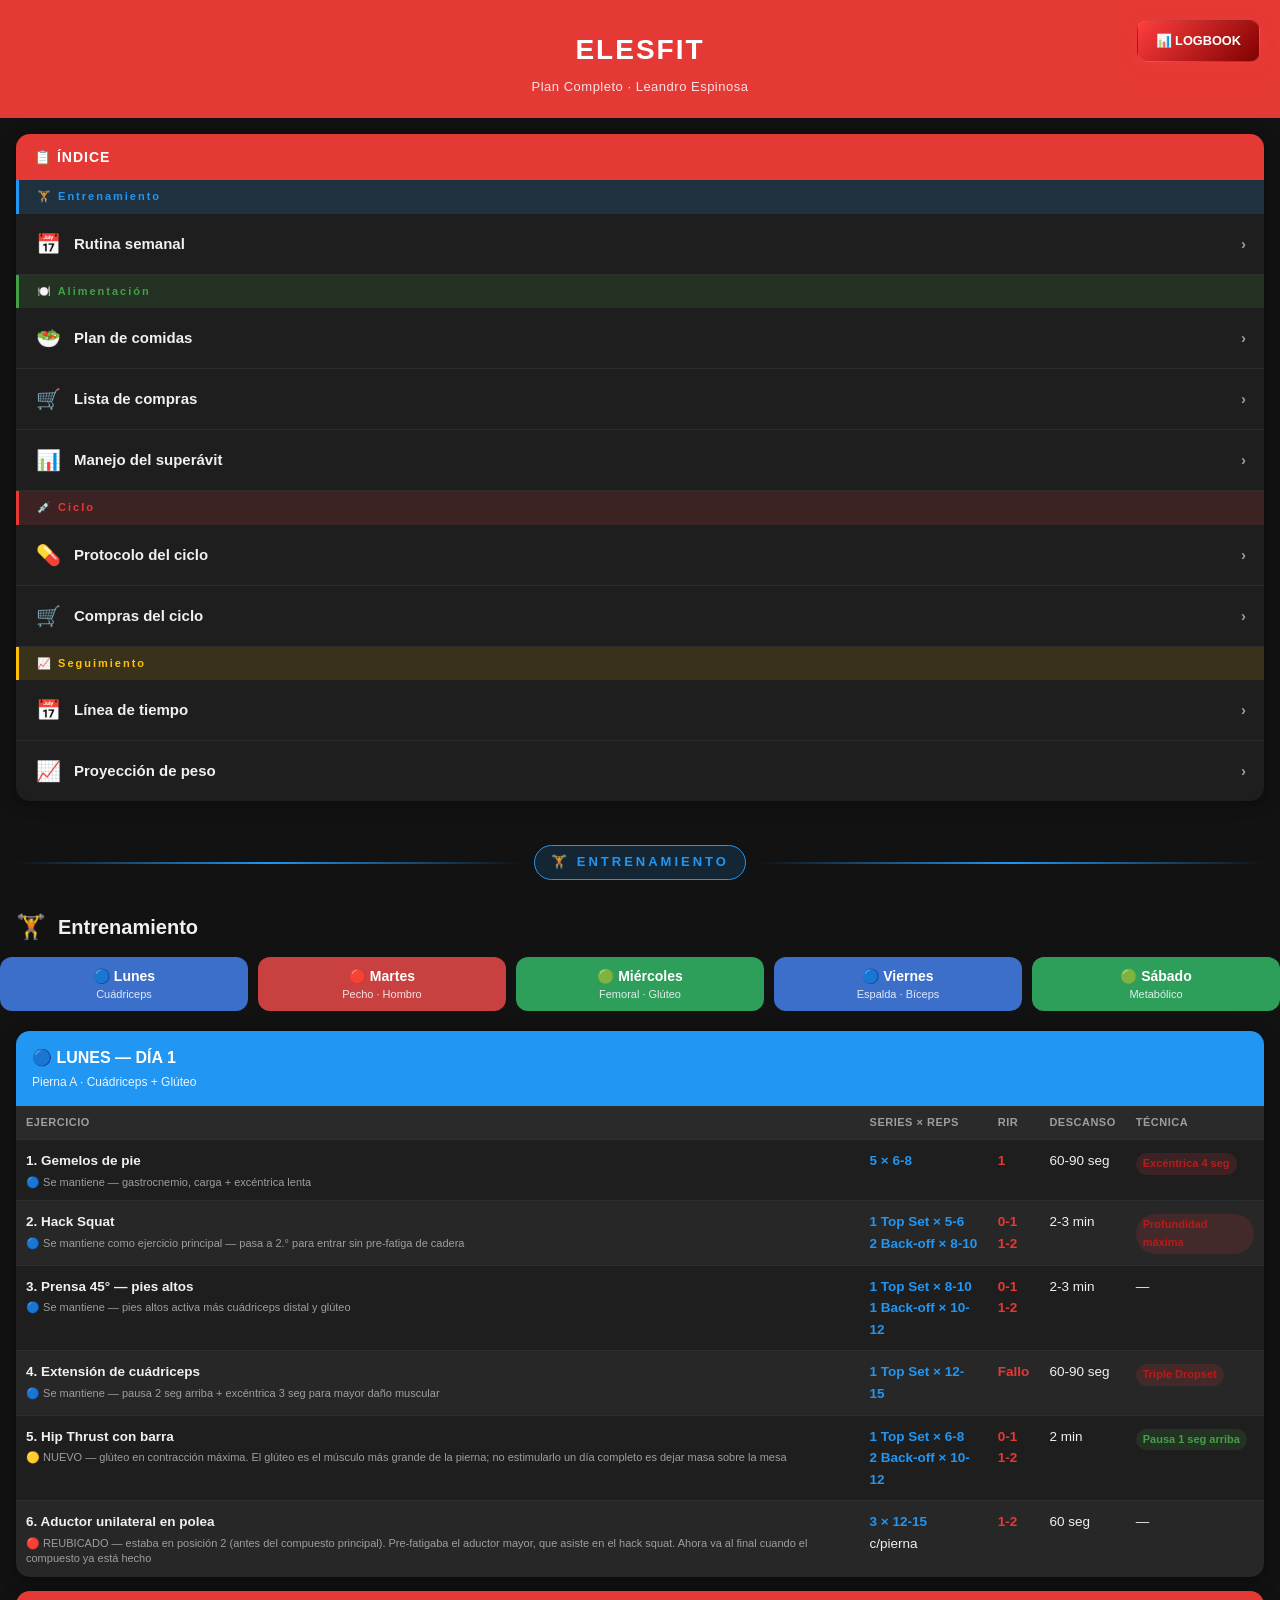
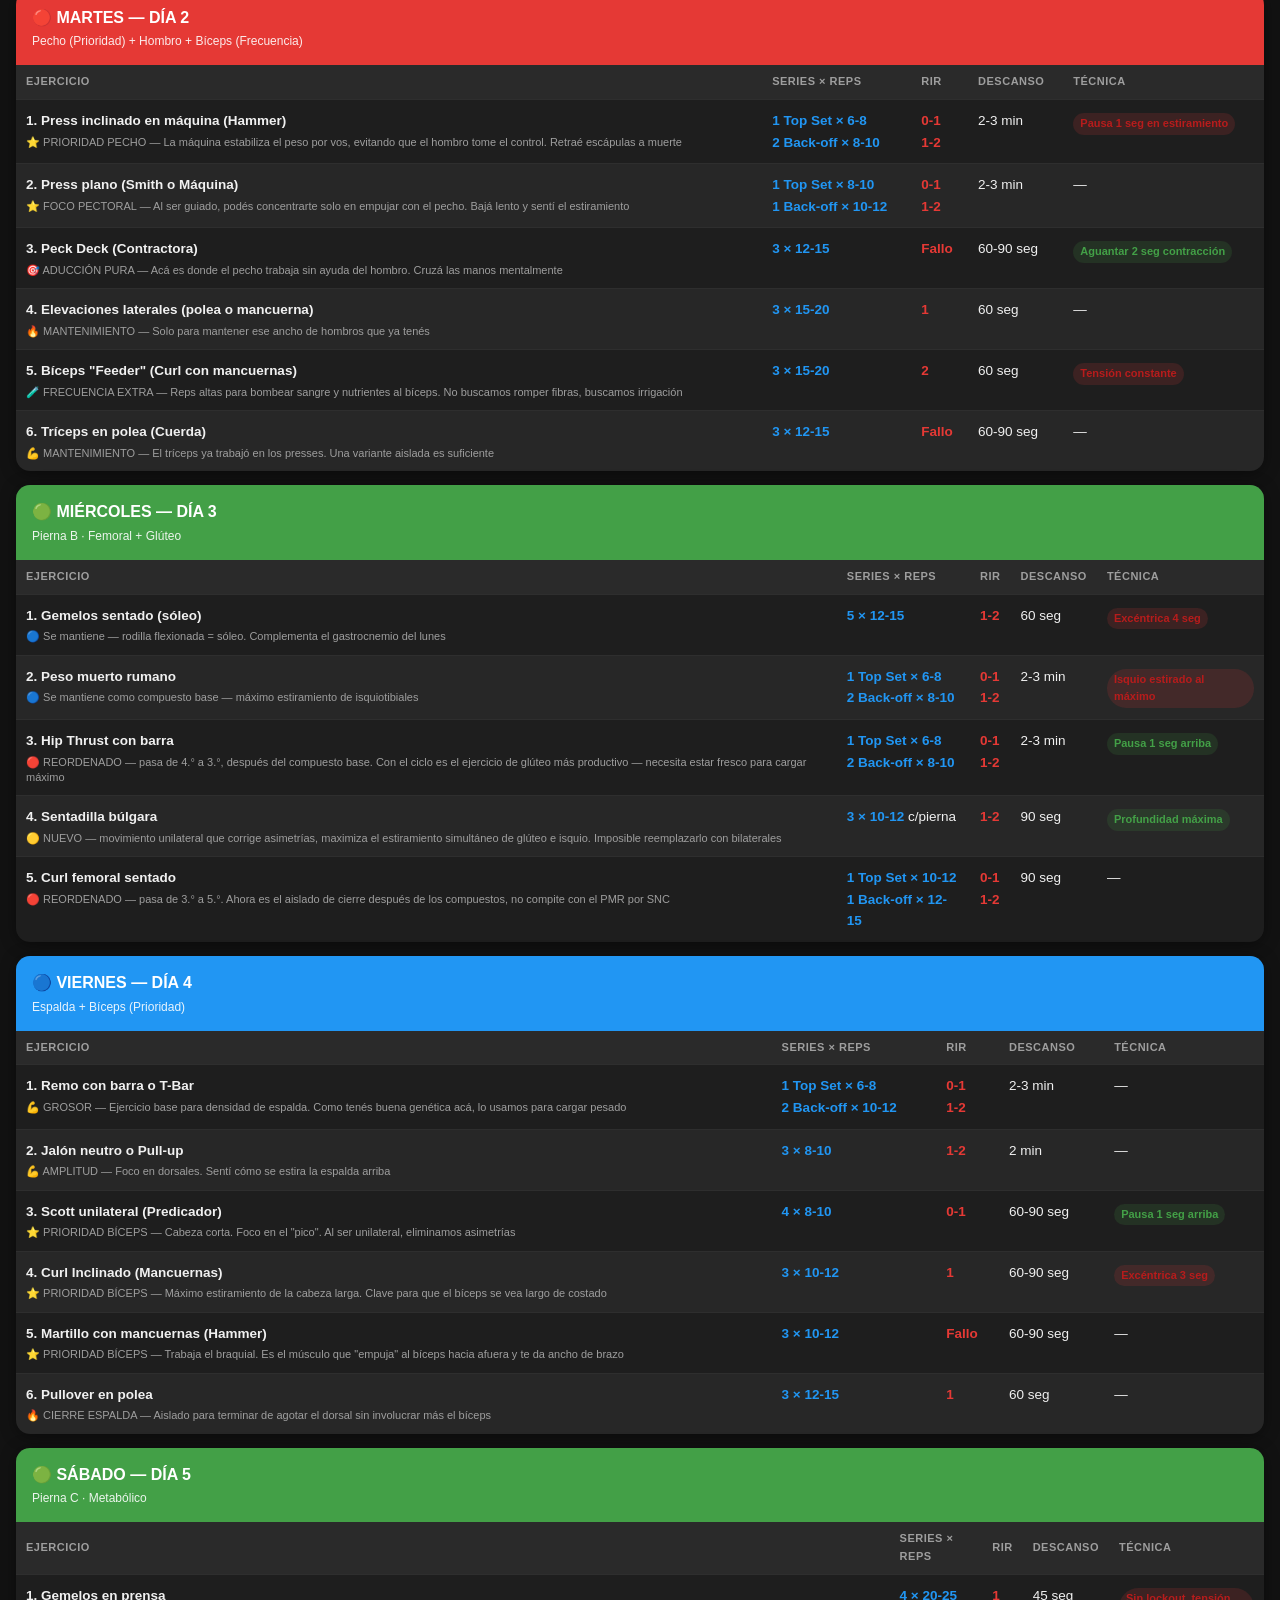
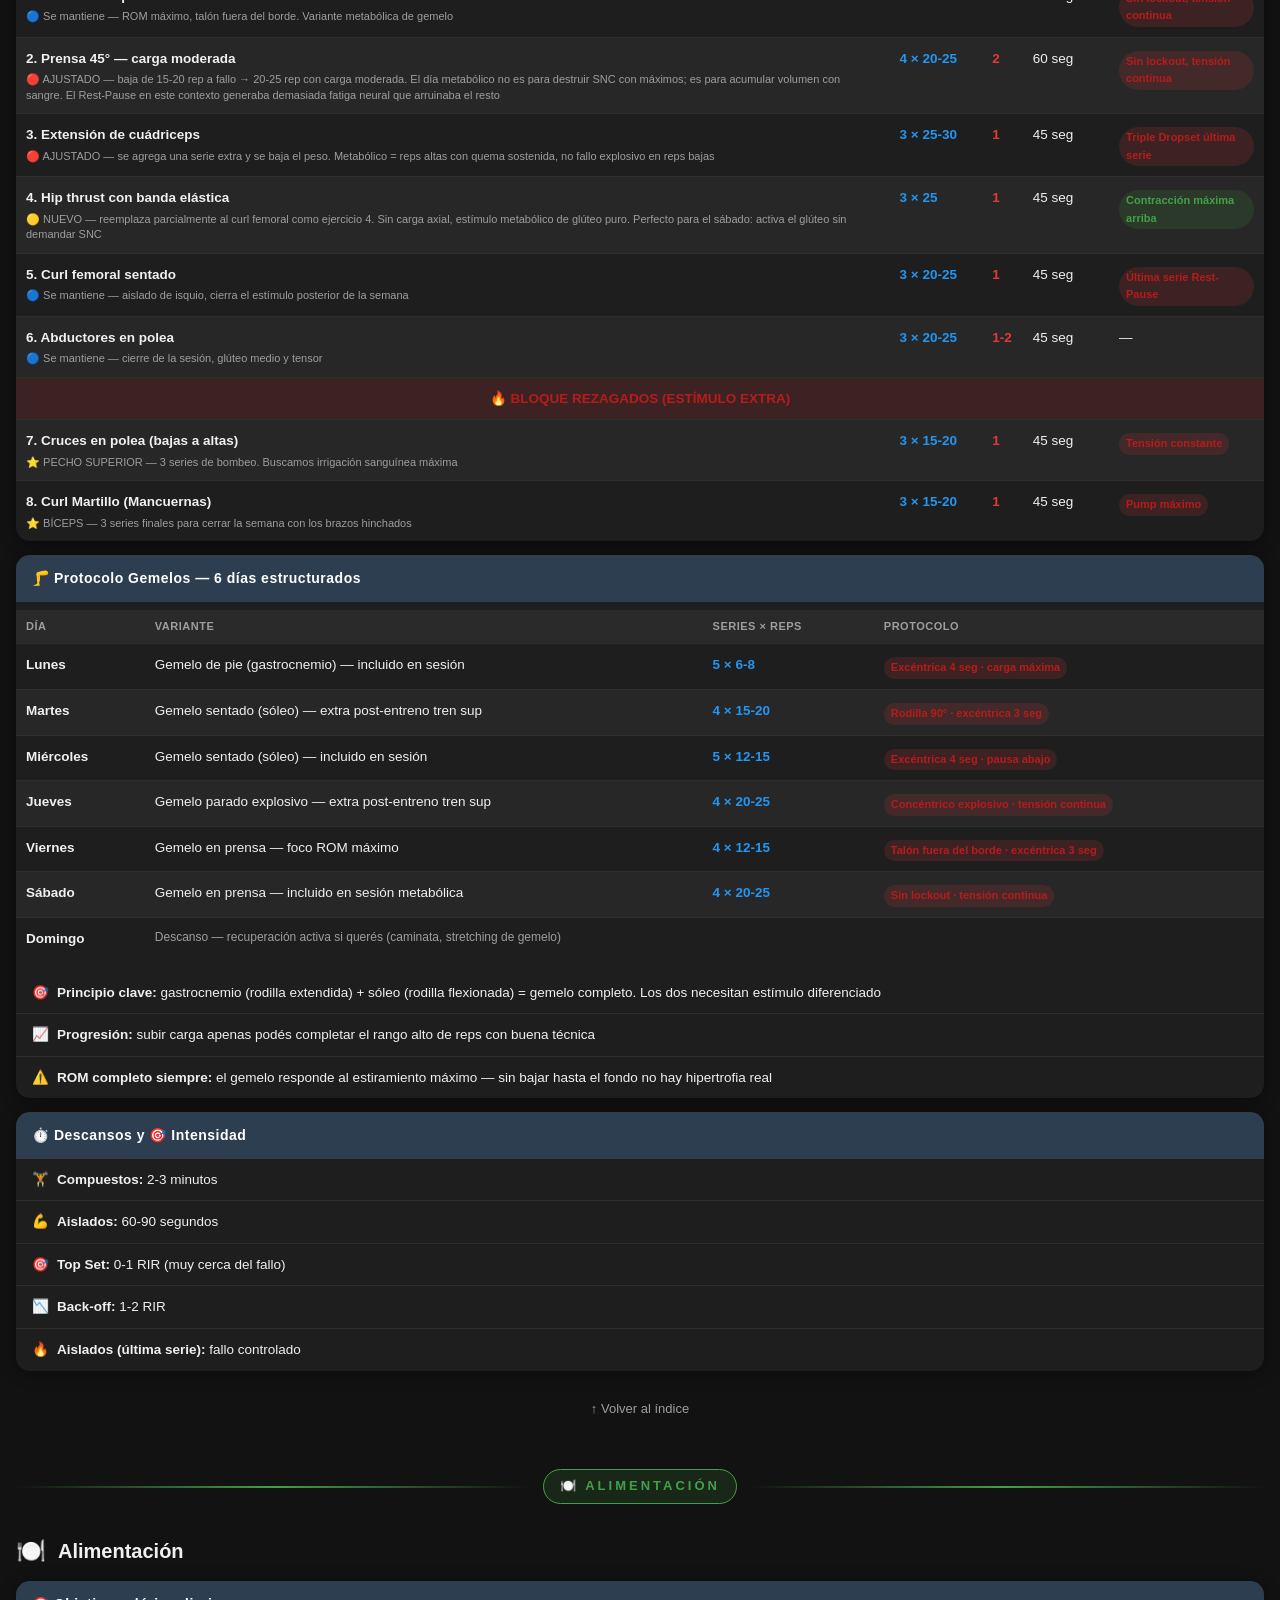
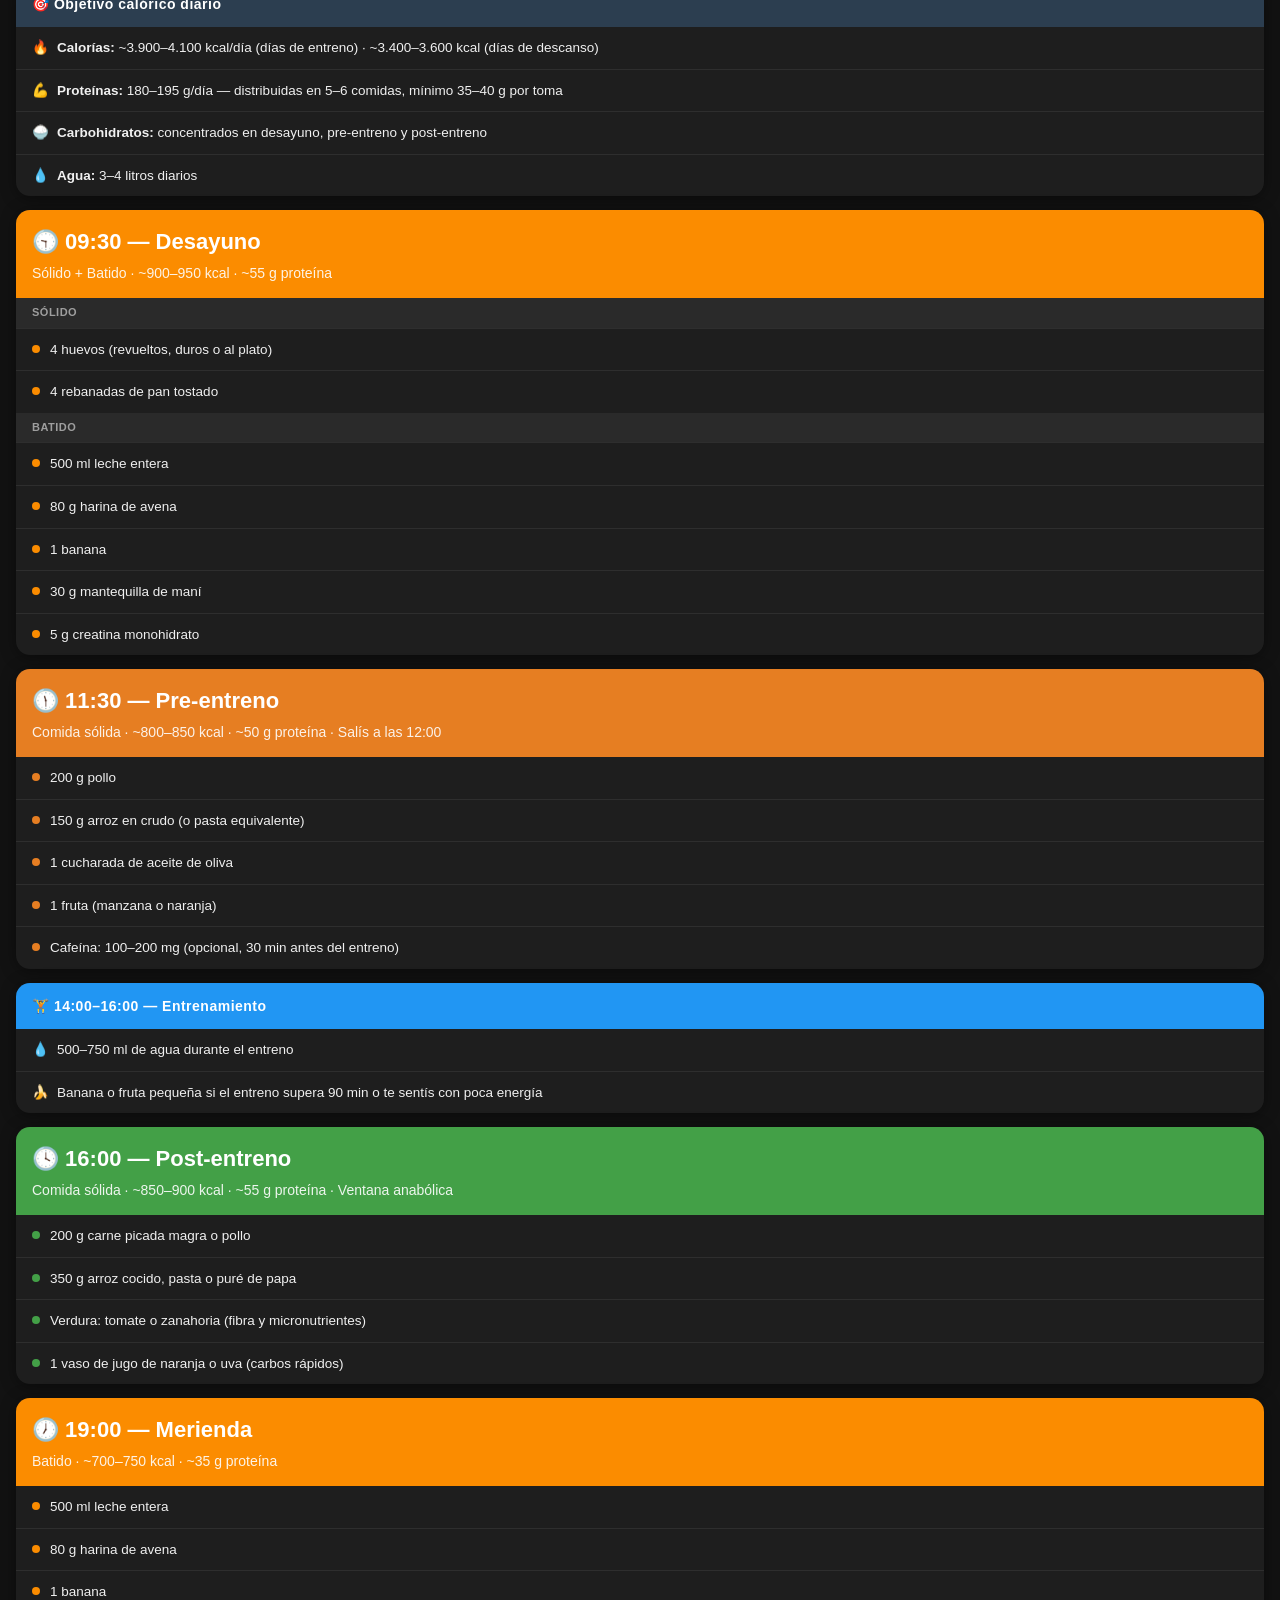
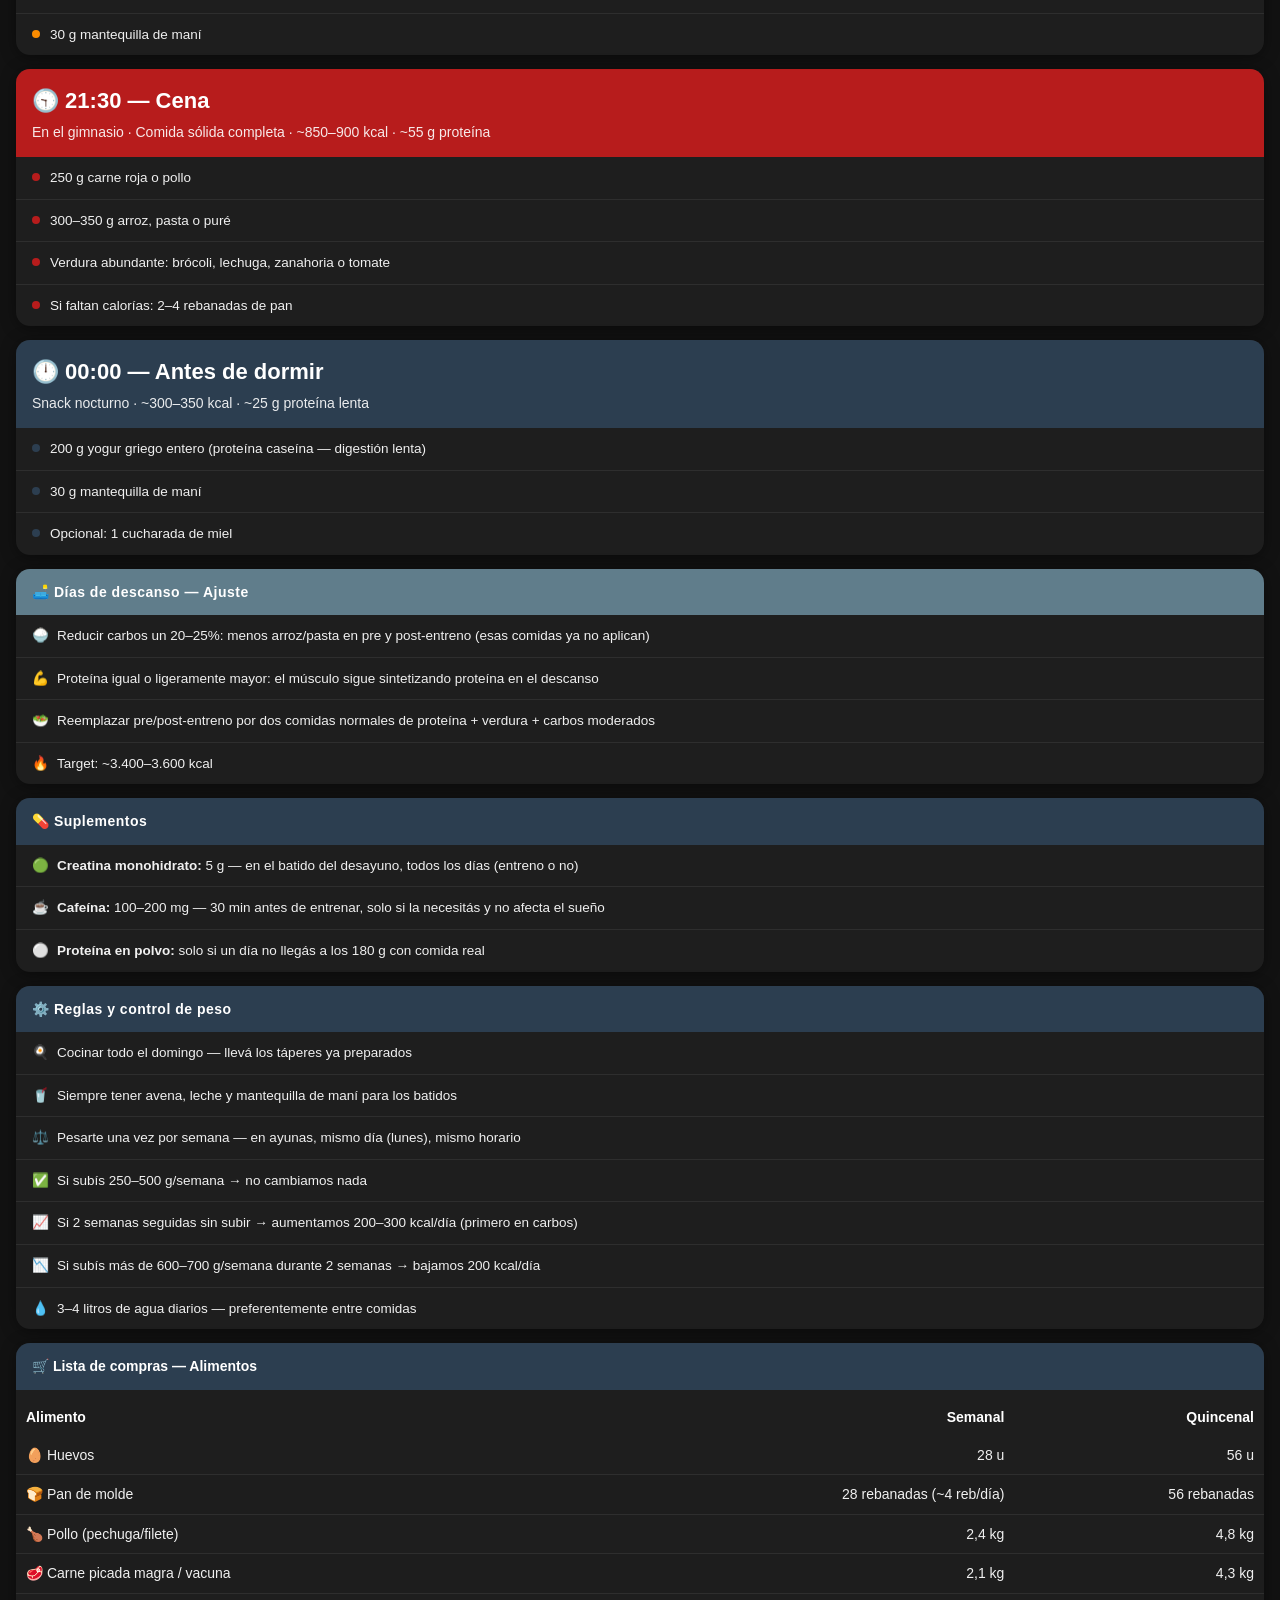
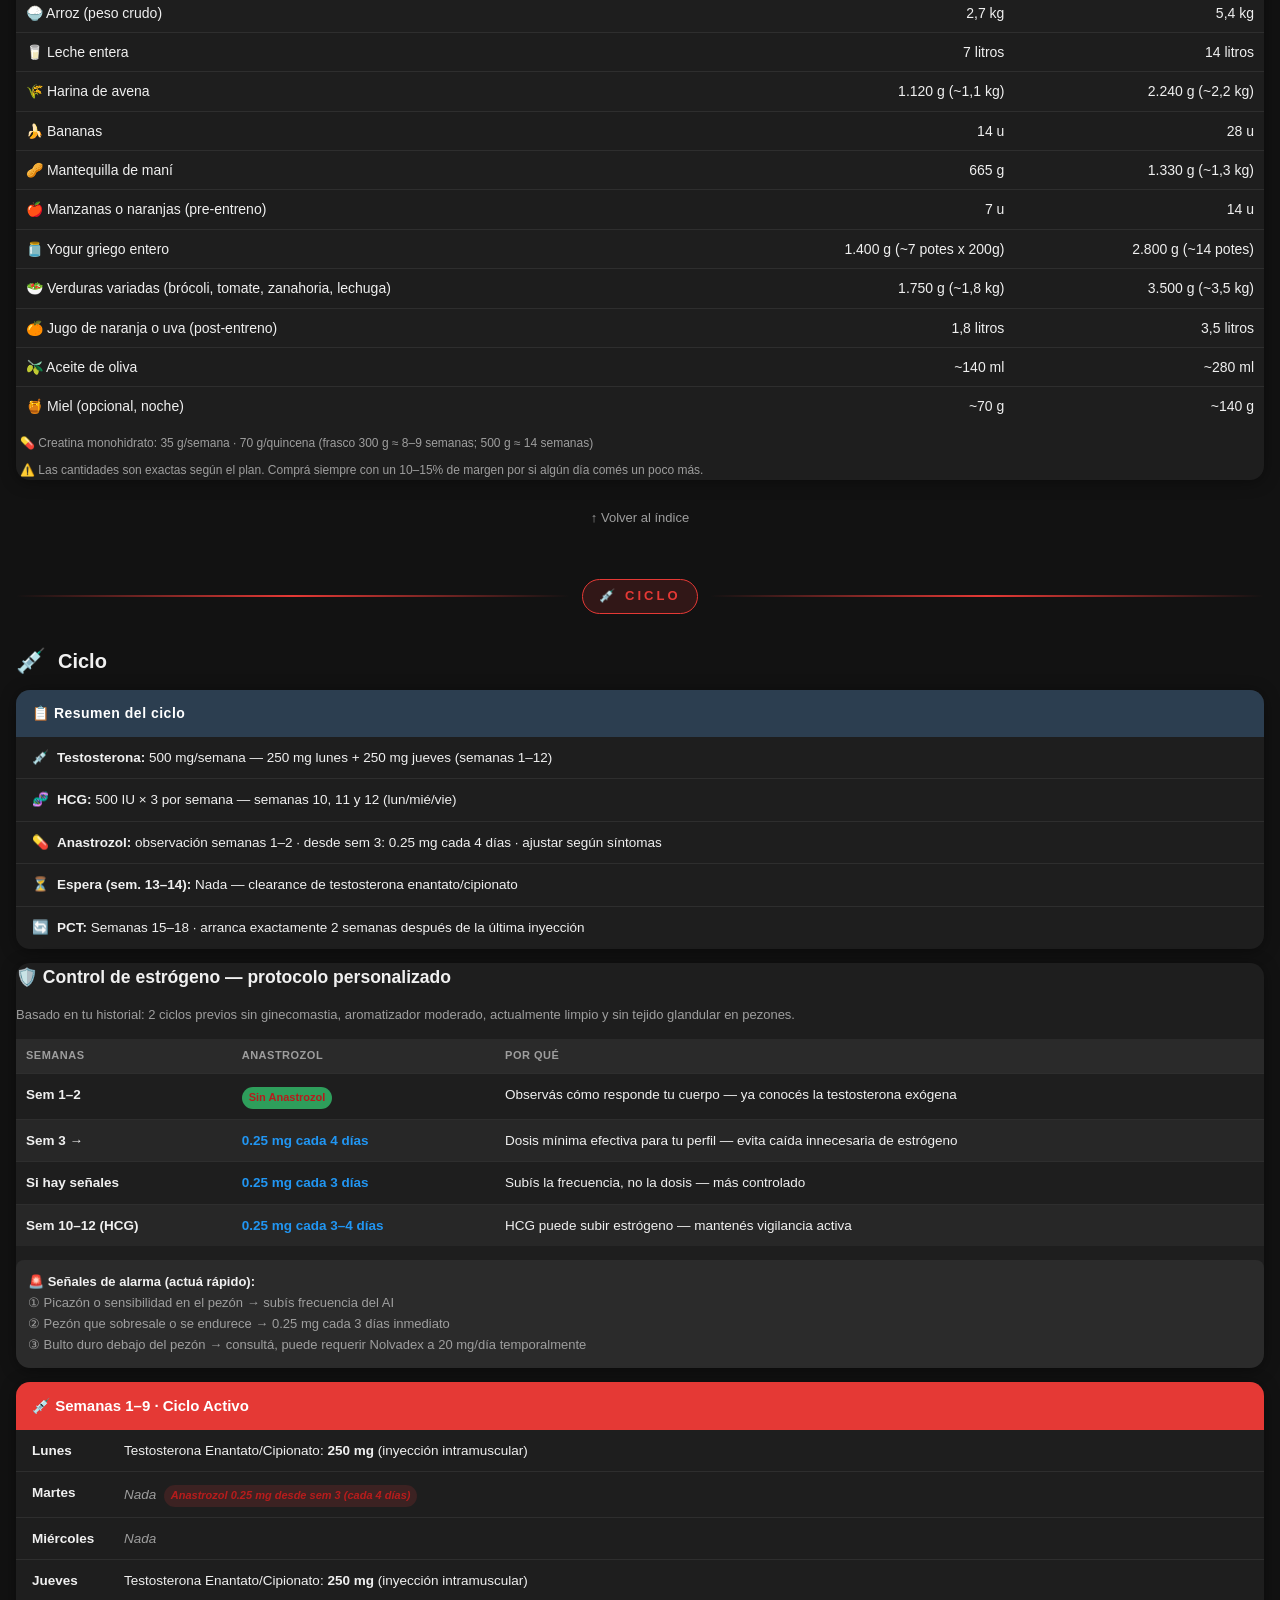
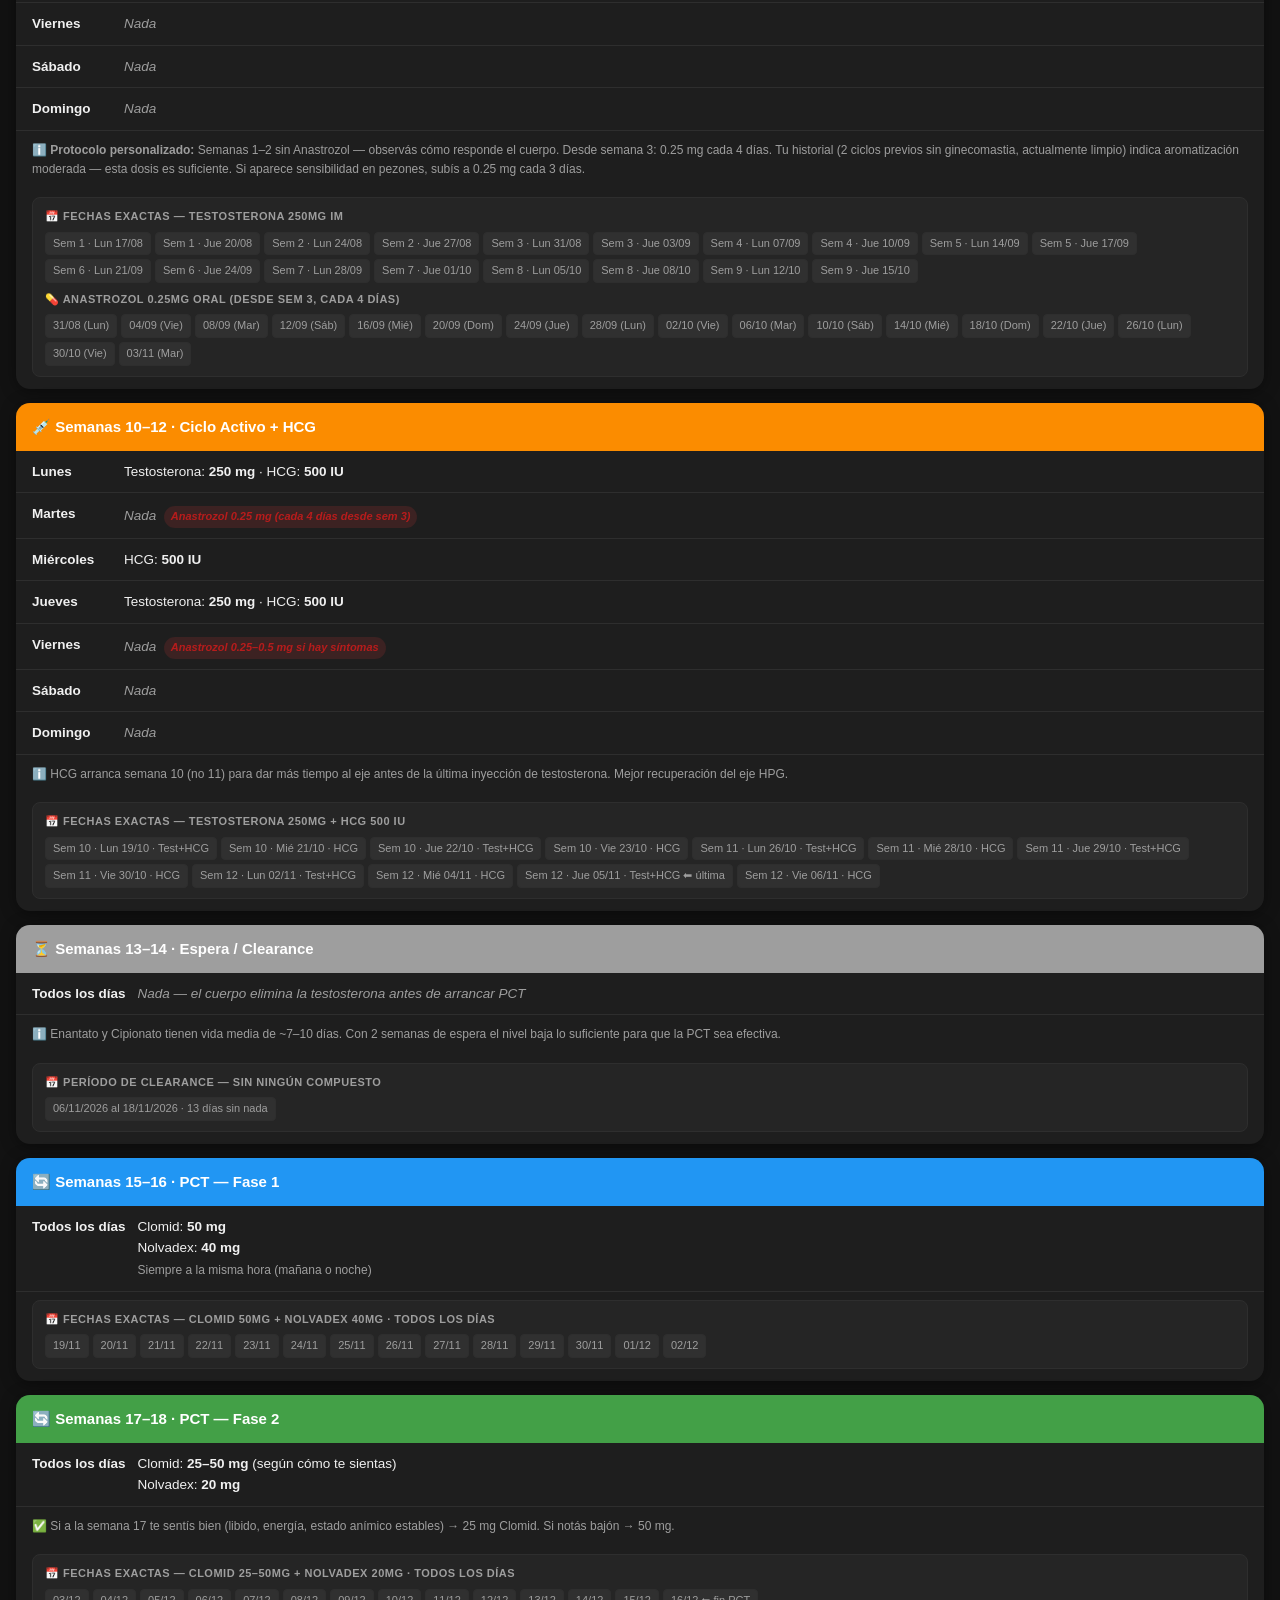
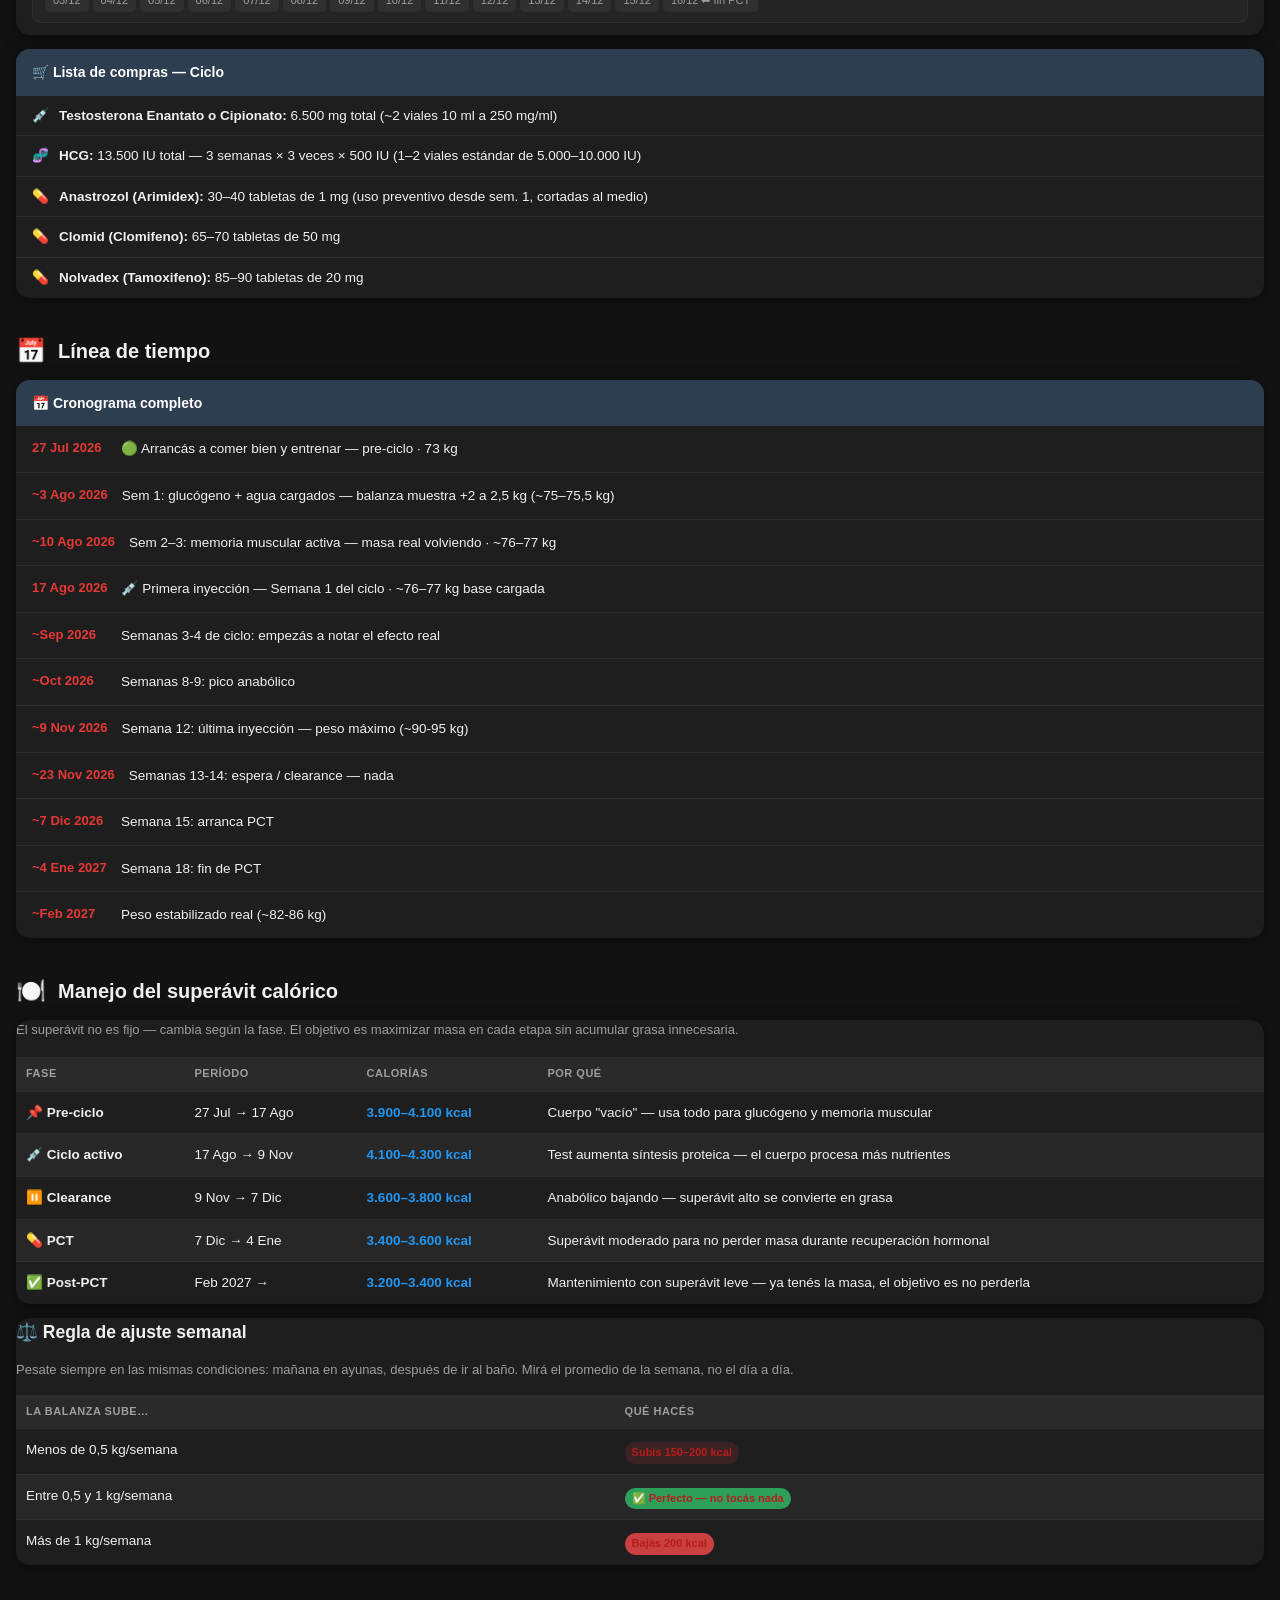
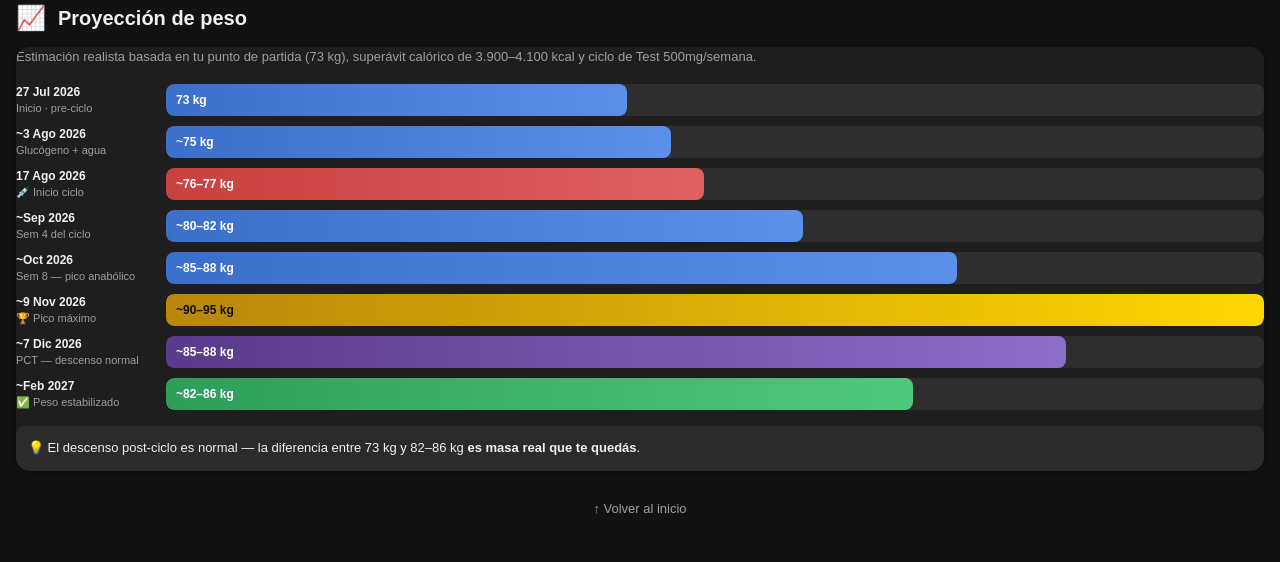
<file: plan90/index.html>
<!DOCTYPE html>
<html lang="es">
<head>
  <meta charset="UTF-8">
  <meta name="viewport" content="width=device-width, initial-scale=1">
  <title>PLAN 90KG ELESFIT</title>
  <meta name="description" content="Plan completo de entrenamiento, alimentación y ciclo para llegar a 90 kg — Leandro Espinosa / ELESFIT">
  <link rel="icon" type="image/png" href="/favicon.png">
  <meta property="og:type" content="website">
  <meta property="og:title" content="PLAN 90KG ELESFIT">
  <meta property="og:description" content="Plan completo de entrenamiento, alimentación y ciclo para llegar a 90 kg — Leandro Espinosa / ELESFIT">
  <meta property="og:image" content="https://elesfit.github.io/elesfit/plan90/preview.jpg">
  <meta property="og:image:width" content="1280">
  <meta property="og:image:height" content="720">
  <meta name="twitter:card" content="summary_large_image">
  <meta name="twitter:title" content="PLAN 90KG ELESFIT">
  <meta name="twitter:description" content="Plan completo de entrenamiento, alimentación y ciclo — ELESFIT">
  <meta name="twitter:image" content="https://elesfit.github.io/elesfit/plan90/preview.jpg">
  <meta property="og:image" content="__ZAPIA_SITE_ORIGIN__/_z/og.png">
  <meta name="twitter:card" content="summary_large_image">
  <meta name="twitter:image" content="__ZAPIA_SITE_ORIGIN__/_z/og.png">
  <meta name="theme-color" content="#C0392B">
  <meta name="apple-mobile-web-app-capable" content="yes">
  <meta name="apple-mobile-web-app-status-bar-style" content="default">
  <meta name="apple-mobile-web-app-title" content="ELESFIT Plan">
  <link rel="manifest" href="__ZAPIA_SITE_URL__/manifest.webmanifest">
  <link rel="apple-touch-icon" href="__ZAPIA_SITE_URL__/apple-touch-icon.png">
  <style>
    :root {
      --red: #E53935;
      --red-dark: #B71C1C;
      --red-light: rgba(229,57,53,0.15);
      --blue: #2196F3;
      --blue-light: rgba(33,150,243,0.15);
      --green: #43A047;
      --green-light: rgba(67,160,71,0.15);
      --orange: #FB8C00;
      --orange-light: rgba(251,140,0,0.15);
      --bg: #121212;
      --bg-card: #1E1E1E;
      --bg-section: #181818;
      --gray: #2A2A2A;
      --text: #F0F0F0;
      --muted: #9E9E9E;
      --border: #2E2E2E;
      --white: #1E1E1E;
      --radius: 14px;
      --shadow: 0 2px 16px rgba(0,0,0,0.4);
    }
    * { box-sizing: border-box; margin: 0; padding: 0; }
    body {
      font-family: -apple-system, BlinkMacSystemFont, 'Segoe UI', Roboto, sans-serif;
      background: var(--bg);
      color: var(--text);
      font-size: 15px;
      line-height: 1.6;
    }

    /* HEADER */
    header {
      background: var(--red);
      color: white;
      padding: 28px 20px 20px;
      text-align: center;
    }
    header .logo-text {
      font-size: 28px;
      font-weight: 900;
      letter-spacing: 2px;
    }
    header .subtitle {
      font-size: 13px;
      opacity: 0.85;
      margin-top: 4px;
      letter-spacing: 0.5px;
    }

    /* ÍNDICE */
    .index-nav {
      background: var(--white);
      margin: 16px;
      border-radius: var(--radius);
      box-shadow: var(--shadow);
      overflow: hidden;
    }
    .index-nav h2 {
      background: var(--red);
      color: white;
      padding: 12px 18px;
      font-size: 14px;
      letter-spacing: 1px;
      text-transform: uppercase;
    }
    .index-nav a {
      display: flex;
      align-items: center;
      gap: 12px;
      padding: 14px 18px;
      text-decoration: none;
      color: var(--text);
      font-weight: 600;
      font-size: 15px;
      border-bottom: 1px solid var(--border);
      transition: background 0.15s;
    }
    .index-nav a:last-child { border-bottom: none; }
    .index-nav a:active { background: var(--gray); }
    .index-nav .icon { font-size: 20px; width: 28px; text-align: center; }
    .index-nav .arrow { margin-left: auto; color: var(--muted); }
    .index-group-label { padding:8px 18px; font-size:11px; font-weight:900; letter-spacing:2px; border-left:3px solid; }
    .index-group-label.blue { background:var(--blue-light); color:var(--blue); border-color:var(--blue); }
    .index-group-label.green { background:var(--green-light); color:var(--green); border-color:var(--green); }
    .index-group-label.red { background:var(--red-light); color:var(--red); border-color:var(--red); }

    /* SECTION HEADERS */
    .section-header {
      display: flex;
      align-items: center;
      gap: 12px;
      padding: 20px 16px 10px;
    }
    .section-header h2 {
      font-size: 20px;
      font-weight: 800;
    }
    .section-header .emoji { font-size: 24px; }

    /* CARDS */
    .card {
      background: var(--white);
      margin: 0 16px 14px;
      border-radius: var(--radius);
      box-shadow: var(--shadow);
      overflow: hidden;
    }
    .card-header {
      padding: 14px 16px;
      display: flex;
      align-items: center;
      gap: 10px;
    }
    .card-header h3 { font-size: 16px; font-weight: 800; }
    .card-header .muscles { font-size: 12px; color: white; opacity: 0.9; margin-top: 2px; }

    /* COLORES POR DÍA */
    .day-blue .card-header { background: var(--blue); color: white; }
    .day-red .card-header { background: var(--red); color: white; }
    .day-green .card-header { background: var(--green); color: white; }
    .day-orange .card-header { background: var(--orange); color: white; }

    /* TABLA DE EJERCICIOS */
    .exercise-table {
      width: 100%;
      border-collapse: collapse;
    }
    .exercise-table thead {
      background: var(--gray);
    }
    .exercise-table th {
      font-size: 11px;
      text-transform: uppercase;
      letter-spacing: 0.5px;
      color: var(--muted);
      padding: 8px 10px;
      text-align: left;
      font-weight: 700;
      border-bottom: 1px solid var(--border);
    }
    .exercise-table td {
      padding: 10px 10px;
      font-size: 13.5px;
      border-bottom: 1px solid var(--border);
      vertical-align: top;
    }
    .exercise-table tr:last-child td { border-bottom: none; }
    .exercise-table tr:nth-child(even) { background: rgba(255,255,255,0.04); }

    .ex-name { font-weight: 700; color: var(--text); }
    .ex-note { font-size: 11px; color: var(--muted); margin-top: 3px; line-height: 1.4; }
    .ex-note .tag { display:inline-block; margin-top:2px; }
    .ex-reps { color: var(--blue); font-weight: 600; }
    .ex-rir { color: var(--red); font-weight: 600; }
    .tag {
      display: inline-block;
      background: var(--red-light);
      color: var(--red-dark);
      font-size: 11px;
      font-weight: 700;
      padding: 2px 7px;
      border-radius: 20px;
      margin-top: 3px;
    }
    .tag.blue { background: var(--blue-light); color: var(--blue); }
    .tag.green { background: var(--green-light); color: var(--green); }
    .tag.orange { background: var(--orange-light); color: var(--orange); }

    /* NOTA AL PIE DE CARD */
    /* SEPARADORES DE BLOQUE */
    .block-divider { display:flex; align-items:center; gap:12px; padding:28px 16px 8px; }
    .block-divider-line { flex:1; height:2px; border-radius:2px; }
    .block-divider-label { font-size:13px; font-weight:900; letter-spacing:3px; white-space:nowrap; padding:6px 16px; border-radius:20px; }
    .block-divider.blue .block-divider-line { background:linear-gradient(90deg, transparent, var(--blue), transparent); }
    .block-divider.blue .block-divider-label { background:var(--blue-light); color:var(--blue); border:1px solid var(--blue); }
    .block-divider.green .block-divider-line { background:linear-gradient(90deg, transparent, var(--green), transparent); }
    .block-divider.green .block-divider-label { background:var(--green-light); color:var(--green); border:1px solid var(--green); }
    .block-divider.red .block-divider-line { background:linear-gradient(90deg, transparent, var(--red), transparent); }
    .block-divider.red .block-divider-label { background:var(--red-light); color:var(--red); border:1px solid var(--red); }

    /* FECHAS EXACTAS */
    .fechas-exactas { margin:8px 16px 12px; background:rgba(255,255,255,0.03); border:1px solid var(--border); border-radius:8px; padding:10px 12px; }
    .fechas-title { font-size:11px; font-weight:700; color:var(--muted); letter-spacing:0.5px; margin-bottom:6px; text-transform:uppercase; }
    .fechas-grid { display:flex; flex-wrap:wrap; gap:4px; }
    .fechas-grid span { font-size:11px; color:var(--muted); background:rgba(255,255,255,0.05); border:1px solid var(--border); border-radius:4px; padding:2px 7px; white-space:nowrap; cursor:pointer; user-select:none; transition: all 0.15s; }
    .fechas-grid span.done { background:rgba(67,160,71,0.2); border-color:var(--green); color:var(--green); text-decoration:line-through; }
    .fechas-grid span.done::before { content:'✓ '; }

    /* PROYECCIÓN */
    .proj-table { display:flex; flex-direction:column; gap:10px; margin-bottom:16px; }
    .proj-row { display:flex; align-items:center; gap:10px; }
    .proj-label { min-width:140px; font-size:12px; font-weight:700; line-height:1.3; flex-shrink:0; }
    .proj-label span { display:block; font-weight:400; color:var(--muted); font-size:11px; }
    .proj-bar-wrap { flex:1; background:rgba(255,255,255,0.07); border-radius:8px; height:32px; overflow:hidden; }
    .proj-bar { height:100%; background:linear-gradient(90deg,#3b6fc9,#5b8fe9); border-radius:8px; display:flex; align-items:center; padding:0 10px; font-size:12px; font-weight:700; color:#fff; transition:width .3s; white-space:nowrap; }
    .proj-bar.start-ciclo { background:linear-gradient(90deg,#c94040,#e06060); }
    .proj-bar.pico { background:linear-gradient(90deg,#b8860b,#ffd700); color:#111; }
    .proj-bar.pct { background:linear-gradient(90deg,#5a3a8a,#8b6fc9); }
    .proj-bar.estable { background:linear-gradient(90deg,#2e9e5b,#4ec97a); }
    .proj-note { background:rgba(255,255,255,0.06); border-radius:8px; padding:12px; font-size:13px; }

    /* DÍAS NAV */
    .days-nav { display:flex; flex-wrap:wrap; gap:10px; margin:0 0 20px 0; }
    .day-pill { display:flex; flex-direction:column; align-items:center; justify-content:center; padding:10px 16px; border-radius:12px; text-decoration:none; font-weight:700; font-size:14px; color:#fff; flex:1; min-width:120px; text-align:center; line-height:1.3; transition:opacity .15s; }
    .day-pill:hover { opacity:.85; }
    .day-pill span { font-size:11px; font-weight:400; opacity:.85; margin-top:2px; }
    .day-pill.blue { background:#3b6fc9; }
    .day-pill.red { background:#c94040; }
    .day-pill.green { background:#2e9e5b; }

    .card-note {
      background: var(--gray);
      padding: 10px 14px;
      font-size: 12.5px;
      color: var(--muted);
      border-top: 1px solid var(--border);
    }

    /* REGLAS GENERALES */
    .rules-card {
      background: var(--white);
      margin: 0 16px 14px;
      border-radius: var(--radius);
      box-shadow: var(--shadow);
      overflow: hidden;
    }
    .rules-card .rules-header {
      background: #2C3E50;
      color: white;
      padding: 12px 16px;
      font-size: 14px;
      font-weight: 800;
      letter-spacing: 0.5px;
    }
    .rules-card ul {
      list-style: none;
      padding: 0;
    }
    .rules-card ul li {
      padding: 10px 16px;
      border-bottom: 1px solid var(--border);
      font-size: 13.5px;
      display: flex;
      gap: 8px;
    }
    .rules-card ul li:last-child { border-bottom: none; }

    /* ALIMENTACIÓN */
    .meal-card {
      background: var(--white);
      margin: 0 16px 14px;
      border-radius: var(--radius);
      box-shadow: var(--shadow);
      overflow: hidden;
    }
    .meal-header {
      background: var(--orange);
      color: white;
      padding: 14px 16px;
    }
    .meal-header .time { font-size: 22px; font-weight: 900; }
    .meal-header .meal-name { font-size: 14px; opacity: 0.9; margin-top: 2px; }
    .meal-items {
      padding: 0;
    }
    .meal-item {
      display: flex;
      align-items: flex-start;
      gap: 10px;
      padding: 10px 16px;
      border-bottom: 1px solid var(--border);
      font-size: 13.5px;
    }
    .meal-item:last-child { border-bottom: none; }
    .meal-item .dot {
      width: 8px;
      height: 8px;
      border-radius: 50%;
      background: var(--orange);
      margin-top: 6px;
      flex-shrink: 0;
    }
    .meal-section-label {
      background: var(--gray);
      padding: 6px 16px;
      font-size: 11px;
      font-weight: 700;
      text-transform: uppercase;
      letter-spacing: 0.5px;
      color: var(--muted);
      border-bottom: 1px solid var(--border);
    }

    /* CICLO */
    .cycle-week {
      background: var(--white);
      margin: 0 16px 14px;
      border-radius: var(--radius);
      box-shadow: var(--shadow);
      overflow: hidden;
    }
    .cycle-week-header {
      padding: 12px 16px;
      color: white;
      font-weight: 800;
      font-size: 15px;
    }
    .cycle-active { background: var(--red); }
    .cycle-hcg { background: var(--orange); }
    .cycle-wait { background: var(--muted); }
    .cycle-pct1 { background: var(--blue); }
    .cycle-pct2 { background: var(--green); }

    .cycle-day {
      display: flex;
      align-items: flex-start;
      padding: 10px 16px;
      border-bottom: 1px solid var(--border);
      gap: 12px;
      font-size: 13.5px;
    }
    .cycle-day:last-child { border-bottom: none; }
    .cycle-day .day-name {
      font-weight: 700;
      min-width: 80px;
      color: var(--text);
    }
    .cycle-day .day-content { color: var(--text); }
    .cycle-day .nothing { color: var(--muted); font-style: italic; }

    /* SHOP LIST */
    .shop-list {
      background: var(--white);
      margin: 0 16px 14px;
      border-radius: var(--radius);
      box-shadow: var(--shadow);
      overflow: hidden;
    }
    .shop-list .shop-header {
      background: #2C3E50;
      color: white;
      padding: 12px 16px;
      font-size: 14px;
      font-weight: 800;
    }
    .shop-list ul {
      list-style: none;
      padding: 0;
    }
    .shop-list ul li {
      padding: 9px 16px;
      border-bottom: 1px solid var(--border);
      font-size: 13.5px;
      display: flex;
      gap: 10px;
      align-items: center;
    }
    .shop-list ul li:last-child { border-bottom: none; }

    /* TIMELINE */
    .timeline {
      background: var(--white);
      margin: 0 16px 14px;
      border-radius: var(--radius);
      box-shadow: var(--shadow);
      overflow: hidden;
    }
    .timeline .tl-header {
      background: #2C3E50;
      color: white;
      padding: 12px 16px;
      font-size: 14px;
      font-weight: 800;
    }
    .tl-item {
      display: flex;
      gap: 14px;
      padding: 12px 16px;
      border-bottom: 1px solid var(--border);
      align-items: flex-start;
    }
    .tl-item:last-child { border-bottom: none; }
    .tl-date { font-weight: 700; min-width: 75px; color: var(--red); font-size: 13px; }
    .tl-desc { font-size: 13.5px; }

    /* SPACER */
    .spacer { height: 20px; }
    .section-spacer { height: 8px; }

    /* BACK TO TOP */
    .back-top {
      display: block;
      text-align: center;
      padding: 14px;
      color: var(--muted);
      font-size: 13px;
      text-decoration: none;
      margin-bottom: 8px;
    }

    /* ANCHOR OFFSET */
    .anchor { display: block; height: 0; visibility: hidden; }
  
    .tracking-btn-top {
        position: absolute;
        top: 20px;
        right: 20px;
        background: linear-gradient(135deg, #ff3e3e, #800000);
        color: white;
        padding: 10px 18px;
        border-radius: 10px;
        text-decoration: none;
        font-weight: bold;
        font-size: 0.85em;
        box-shadow: 0 4px 15px rgba(255,62,62,0.3);
        z-index: 100;
        text-transform: uppercase;
        border: 1px solid rgba(255,255,255,0.1);
    }
    header { position: relative; } /* Para que el absolute se base en el header */

</style>
</head>
<body>

<!-- HEADER -->
<header>
        <a href="tracking/index.html" class="tracking-btn-top">📊 LOGBOOK</a>
  <div class="logo-text">ELESFIT</div>
  <div class="subtitle">Plan Completo · Leandro Espinosa</div>
</header>

<!-- ÍNDICE -->
<div class="index-nav">
  <h2>📋 Índice</h2>

  <div class="index-group-label blue">🏋️ Entrenamiento</div>
  <a href="#entrenamiento">
    <span class="icon">📅</span> Rutina semanal
    <span class="arrow">›</span>
  </a>

  <div class="index-group-label green">🍽️ Alimentación</div>
  <a href="#alimentacion">
    <span class="icon">🥗</span> Plan de comidas
    <span class="arrow">›</span>
  </a>
  <a href="#compras-alimentos">
    <span class="icon">🛒</span> Lista de compras
    <span class="arrow">›</span>
  </a>
  <a href="#superavit">
    <span class="icon">📊</span> Manejo del superávit
    <span class="arrow">›</span>
  </a>

  <div class="index-group-label red">💉 Ciclo</div>
  <a href="#ciclo">
    <span class="icon">💊</span> Protocolo del ciclo
    <span class="arrow">›</span>
  </a>
  <a href="#compras-ciclo">
    <span class="icon">🛒</span> Compras del ciclo
    <span class="arrow">›</span>
  </a>

  <div class="index-group-label" style="background:rgba(255,193,7,0.12);color:#FFC107;border-left:3px solid #FFC107;">📈 Seguimiento</div>
  <a href="#timeline">
    <span class="icon">📅</span> Línea de tiempo
    <span class="arrow">›</span>
  </a>
  <a href="#proyeccion">
    <span class="icon">📈</span> Proyección de peso
    <span class="arrow">›</span>
  </a>
</div>

<!-- ==================== ENTRENAMIENTO ==================== -->
<div class="block-divider blue">
  <div class="block-divider-line"></div>
  <div class="block-divider-label">🏋️ ENTRENAMIENTO</div>
  <div class="block-divider-line"></div>
</div>
<a class="anchor" id="entrenamiento"></a>
<div class="section-header">
  <span class="emoji">🏋️</span>
  <h2>Entrenamiento</h2>
</div>

<!-- ÍNDICE DE DÍAS -->
<div class="days-nav">
  <a href="#dia-lunes" class="day-pill blue">🔵 Lunes<span>Cuádriceps</span></a>
  <a href="#dia-martes" class="day-pill red">🔴 Martes<span>Pecho · Hombro</span></a>
  <a href="#dia-miercoles" class="day-pill green">🟢 Miércoles<span>Femoral · Glúteo</span></a>
  <a href="#dia-viernes" class="day-pill blue">🔵 Viernes<span>Espalda · Bíceps</span></a>
  <a href="#dia-sabado" class="day-pill green">🟢 Sábado<span>Metabólico</span></a>
</div>

<!-- LUNES -->
<a class="anchor" id="dia-lunes"></a>
<div class="card day-blue">
  <div class="card-header">
    <div>
      <h3>🔵 LUNES — DÍA 1</h3>
      <div class="muscles">Pierna A · Cuádriceps + Glúteo</div>
    </div>
  </div>
  <table class="exercise-table">
    <thead>
      <tr>
        <th>Ejercicio</th>
        <th>Series × Reps</th>
        <th>RIR</th>
        <th>Descanso</th>
        <th>Técnica</th>
      </tr>
    </thead>
    <tbody>
      <tr>
        <td><span class="ex-name">1. Gemelos de pie</span><div class="ex-note">🔵 Se mantiene — gastrocnemio, carga + excéntrica lenta</div></td>
        <td><span class="ex-reps">5 × 6-8</span></td>
        <td><span class="ex-rir">1</span></td>
        <td>60-90 seg</td>
        <td><span class="tag">Excéntrica 4 seg</span></td>
      </tr>
      <tr>
        <td><span class="ex-name">2. Hack Squat</span><div class="ex-note">🔵 Se mantiene como ejercicio principal — pasa a 2.° para entrar sin pre-fatiga de cadera</div></td>
        <td>
          <span class="ex-reps">1 Top Set × 5-6</span><br>
          <span class="ex-reps">2 Back-off × 8-10</span>
        </td>
        <td>
          <span class="ex-rir">0-1</span><br>
          <span class="ex-rir">1-2</span>
        </td>
        <td>2-3 min</td>
        <td><span class="tag">Profundidad máxima</span></td>
      </tr>
      <tr>
        <td><span class="ex-name">3. Prensa 45° — pies altos</span><div class="ex-note">🔵 Se mantiene — pies altos activa más cuádriceps distal y glúteo</div></td>
        <td>
          <span class="ex-reps">1 Top Set × 8-10</span><br>
          <span class="ex-reps">1 Back-off × 10-12</span>
        </td>
        <td>
          <span class="ex-rir">0-1</span><br>
          <span class="ex-rir">1-2</span>
        </td>
        <td>2-3 min</td>
        <td>—</td>
      </tr>
      <tr>
        <td><span class="ex-name">4. Extensión de cuádriceps</span><div class="ex-note">🔵 Se mantiene — pausa 2 seg arriba + excéntrica 3 seg para mayor daño muscular</div></td>
        <td><span class="ex-reps">1 Top Set × 12-15</span></td>
        <td><span class="ex-rir">Fallo</span></td>
        <td>60-90 seg</td>
        <td><span class="tag">Triple Dropset</span></td>
      </tr>
      <tr>
        <td><span class="ex-name">5. Hip Thrust con barra</span><div class="ex-note">🟡 NUEVO — glúteo en contracción máxima. El glúteo es el músculo más grande de la pierna; no estimularlo un día completo es dejar masa sobre la mesa</div></td>
        <td>
          <span class="ex-reps">1 Top Set × 6-8</span><br>
          <span class="ex-reps">2 Back-off × 10-12</span>
        </td>
        <td>
          <span class="ex-rir">0-1</span><br>
          <span class="ex-rir">1-2</span>
        </td>
        <td>2 min</td>
        <td><span class="tag green">Pausa 1 seg arriba</span></td>
      </tr>
      <tr>
        <td><span class="ex-name">6. Aductor unilateral en polea</span><div class="ex-note">🔴 REUBICADO — estaba en posición 2 (antes del compuesto principal). Pre-fatigaba el aductor mayor, que asiste en el hack squat. Ahora va al final cuando el compuesto ya está hecho</div></td>
        <td><span class="ex-reps">3 × 12-15</span> c/pierna</td>
        <td><span class="ex-rir">1-2</span></td>
        <td>60 seg</td>
        <td>—</td>
      </tr>
    </tbody>
  </table>
</div>

<!-- MARTES -->
<a class="anchor" id="dia-martes"></a>
<div class="card day-red">
  <div class="card-header">
    <div>
      <h3>🔴 MARTES — DÍA 2</h3>
      <div class="muscles">Pecho (Prioridad) + Hombro + Bíceps (Frecuencia)</div>
    </div>
  </div>
  <table class="exercise-table">
    <thead>
      <tr>
        <th>Ejercicio</th>
        <th>Series × Reps</th>
        <th>RIR</th>
        <th>Descanso</th>
        <th>Técnica</th>
      </tr>
    </thead>
    <tbody>
      <tr>
        <td><span class="ex-name">1. Press inclinado en máquina (Hammer)</span><div class="ex-note">⭐ PRIORIDAD PECHO — La máquina estabiliza el peso por vos, evitando que el hombro tome el control. Retraé escápulas a muerte</div></td>
        <td>
          <span class="ex-reps">1 Top Set × 6-8</span><br>
          <span class="ex-reps">2 Back-off × 8-10</span>
        </td>
        <td>
          <span class="ex-rir">0-1</span><br>
          <span class="ex-rir">1-2</span>
        </td>
        <td>2-3 min</td>
        <td><span class="tag">Pausa 1 seg en estiramiento</span></td>
      </tr>
      <tr>
        <td><span class="ex-name">2. Press plano (Smith o Máquina)</span><div class="ex-note">⭐ FOCO PECTORAL — Al ser guiado, podés concentrarte solo en empujar con el pecho. Bajá lento y sentí el estiramiento</div></td>
        <td>
          <span class="ex-reps">1 Top Set × 8-10</span><br>
          <span class="ex-reps">1 Back-off × 10-12</span>
        </td>
        <td>
          <span class="ex-rir">0-1</span><br>
          <span class="ex-rir">1-2</span>
        </td>
        <td>2-3 min</td>
        <td>—</td>
      </tr>
      <tr>
        <td><span class="ex-name">3. Peck Deck (Contractora)</span><div class="ex-note">🎯 ADUCCIÓN PURA — Acá es donde el pecho trabaja sin ayuda del hombro. Cruzá las manos mentalmente</div></td>
        <td><span class="ex-reps">3 × 12-15</span></td>
        <td><span class="ex-rir">Fallo</span></td>
        <td>60-90 seg</td>
        <td><span class="tag green">Aguantar 2 seg contracción</span></td>
      </tr>
      <tr>
        <td><span class="ex-name">4. Elevaciones laterales (polea o mancuerna)</span><div class="ex-note">🔥 MANTENIMIENTO — Solo para mantener ese ancho de hombros que ya tenés</div></td>
        <td><span class="ex-reps">3 × 15-20</span></td>
        <td><span class="ex-rir">1</span></td>
        <td>60 seg</td>
        <td>—</td>
      </tr>
      <tr>
        <td><span class="ex-name">5. Bíceps "Feeder" (Curl con mancuernas)</span><div class="ex-note">🧪 FRECUENCIA EXTRA — Reps altas para bombear sangre y nutrientes al bíceps. No buscamos romper fibras, buscamos irrigación</div></td>
        <td><span class="ex-reps">3 × 15-20</span></td>
        <td><span class="ex-rir">2</span></td>
        <td>60 seg</td>
        <td><span class="tag">Tensión constante</span></td>
      </tr>
      <tr>
        <td><span class="ex-name">6. Tríceps en polea (Cuerda)</span><div class="ex-note">💪 MANTENIMIENTO — El tríceps ya trabajó en los presses. Una variante aislada es suficiente</div></td>
        <td><span class="ex-reps">3 × 12-15</span></td>
        <td><span class="ex-rir">Fallo</span></td>
        <td>60-90 seg</td>
        <td>—</td>
      </tr>
    </tbody>
  </table>
</div>

<!-- MIÉRCOLES -->
<a class="anchor" id="dia-miercoles"></a>
<div class="card day-green">
  <div class="card-header">
    <div>
      <h3>🟢 MIÉRCOLES — DÍA 3</h3>
      <div class="muscles">Pierna B · Femoral + Glúteo</div>
    </div>
  </div>
  <table class="exercise-table">
    <thead>
      <tr>
        <th>Ejercicio</th>
        <th>Series × Reps</th>
        <th>RIR</th>
        <th>Descanso</th>
        <th>Técnica</th>
      </tr>
    </thead>
    <tbody>
      <tr>
        <td><span class="ex-name">1. Gemelos sentado (sóleo)</span><div class="ex-note">🔵 Se mantiene — rodilla flexionada = sóleo. Complementa el gastrocnemio del lunes</div></td>
        <td><span class="ex-reps">5 × 12-15</span></td>
        <td><span class="ex-rir">1-2</span></td>
        <td>60 seg</td>
        <td><span class="tag">Excéntrica 4 seg</span></td>
      </tr>
      <tr>
        <td><span class="ex-name">2. Peso muerto rumano</span><div class="ex-note">🔵 Se mantiene como compuesto base — máximo estiramiento de isquiotibiales</div></td>
        <td>
          <span class="ex-reps">1 Top Set × 6-8</span><br>
          <span class="ex-reps">2 Back-off × 8-10</span>
        </td>
        <td>
          <span class="ex-rir">0-1</span><br>
          <span class="ex-rir">1-2</span>
        </td>
        <td>2-3 min</td>
        <td><span class="tag">Isquio estirado al máximo</span></td>
      </tr>
      <tr>
        <td><span class="ex-name">3. Hip Thrust con barra</span><div class="ex-note">🔴 REORDENADO — pasa de 4.° a 3.°, después del compuesto base. Con el ciclo es el ejercicio de glúteo más productivo — necesita estar fresco para cargar máximo</div></td>
        <td>
          <span class="ex-reps">1 Top Set × 6-8</span><br>
          <span class="ex-reps">2 Back-off × 8-10</span>
        </td>
        <td>
          <span class="ex-rir">0-1</span><br>
          <span class="ex-rir">1-2</span>
        </td>
        <td>2-3 min</td>
        <td><span class="tag green">Pausa 1 seg arriba</span></td>
      </tr>
      <tr>
        <td><span class="ex-name">4. Sentadilla búlgara</span><div class="ex-note">🟡 NUEVO — movimiento unilateral que corrige asimetrías, maximiza el estiramiento simultáneo de glúteo e isquio. Imposible reemplazarlo con bilaterales</div></td>
        <td><span class="ex-reps">3 × 10-12</span> c/pierna</td>
        <td><span class="ex-rir">1-2</span></td>
        <td>90 seg</td>
        <td><span class="tag green">Profundidad máxima</span></td>
      </tr>
      <tr>
        <td><span class="ex-name">5. Curl femoral sentado</span><div class="ex-note">🔴 REORDENADO — pasa de 3.° a 5.°. Ahora es el aislado de cierre después de los compuestos, no compite con el PMR por SNC</div></td>
        <td>
          <span class="ex-reps">1 Top Set × 10-12</span><br>
          <span class="ex-reps">1 Back-off × 12-15</span>
        </td>
        <td>
          <span class="ex-rir">0-1</span><br>
          <span class="ex-rir">1-2</span>
        </td>
        <td>90 seg</td>
        <td>—</td>
      </tr>
    </tbody>
  </table>
</div>

<!-- VIERNES -->
<a class="anchor" id="dia-viernes"></a>
<div class="card day-blue">
  <div class="card-header">
    <div>
      <h3>🔵 VIERNES — DÍA 4</h3>
      <div class="muscles">Espalda + Bíceps (Prioridad)</div>
    </div>
  </div>
  <table class="exercise-table">
    <thead>
      <tr>
        <th>Ejercicio</th>
        <th>Series × Reps</th>
        <th>RIR</th>
        <th>Descanso</th>
        <th>Técnica</th>
      </tr>
    </thead>
    <tbody>
      <tr>
        <td><span class="ex-name">1. Remo con barra o T-Bar</span><div class="ex-note">💪 GROSOR — Ejercicio base para densidad de espalda. Como tenés buena genética acá, lo usamos para cargar pesado</div></td>
        <td>
          <span class="ex-reps">1 Top Set × 6-8</span><br>
          <span class="ex-reps">2 Back-off × 10-12</span>
        </td>
        <td>
          <span class="ex-rir">0-1</span><br>
          <span class="ex-rir">1-2</span>
        </td>
        <td>2-3 min</td>
        <td>—</td>
      </tr>
      <tr>
        <td><span class="ex-name">2. Jalón neutro o Pull-up</span><div class="ex-note">💪 AMPLITUD — Foco en dorsales. Sentí cómo se estira la espalda arriba</div></td>
        <td><span class="ex-reps">3 × 8-10</span></td>
        <td><span class="ex-rir">1-2</span></td>
        <td>2 min</td>
        <td>—</td>
      </tr>
      <tr>
        <td><span class="ex-name">3. Scott unilateral (Predicador)</span><div class="ex-note">⭐ PRIORIDAD BÍCEPS — Cabeza corta. Foco en el "pico". Al ser unilateral, eliminamos asimetrías</div></td>
        <td><span class="ex-reps">4 × 8-10</span></td>
        <td><span class="ex-rir">0-1</span></td>
        <td>60-90 seg</td>
        <td><span class="tag green">Pausa 1 seg arriba</span></td>
      </tr>
      <tr>
        <td><span class="ex-name">4. Curl Inclinado (Mancuernas)</span><div class="ex-note">⭐ PRIORIDAD BÍCEPS — Máximo estiramiento de la cabeza larga. Clave para que el bíceps se vea largo de costado</div></td>
        <td><span class="ex-reps">3 × 10-12</span></td>
        <td><span class="ex-rir">1</span></td>
        <td>60-90 seg</td>
        <td><span class="tag">Excéntrica 3 seg</span></td>
      </tr>
      <tr>
        <td><span class="ex-name">5. Martillo con mancuernas (Hammer)</span><div class="ex-note">⭐ PRIORIDAD BÍCEPS — Trabaja el braquial. Es el músculo que "empuja" al bíceps hacia afuera y te da ancho de brazo</div></td>
        <td><span class="ex-reps">3 × 10-12</span></td>
        <td><span class="ex-rir">Fallo</span></td>
        <td>60-90 seg</td>
        <td>—</td>
      </tr>
      <tr>
        <td><span class="ex-name">6. Pullover en polea</span><div class="ex-note">🔥 CIERRE ESPALDA — Aislado para terminar de agotar el dorsal sin involucrar más el bíceps</div></td>
        <td><span class="ex-reps">3 × 12-15</span></td>
        <td><span class="ex-rir">1</span></td>
        <td>60 seg</td>
        <td>—</td>
      </tr>
    </tbody>
  </table>
</div>

<!-- SÁBADO -->
<a class="anchor" id="dia-sabado"></a>
<div class="card day-green">
  <div class="card-header">
    <div>
      <h3>🟢 SÁBADO — DÍA 5</h3>
      <div class="muscles">Pierna C · Metabólico</div>
    </div>
  </div>
  <table class="exercise-table">
    <thead>
      <tr>
        <th>Ejercicio</th>
        <th>Series × Reps</th>
        <th>RIR</th>
        <th>Descanso</th>
        <th>Técnica</th>
      </tr>
    </thead>
    <tbody>
      <tr>
        <td><span class="ex-name">1. Gemelos en prensa</span><div class="ex-note">🔵 Se mantiene — ROM máximo, talón fuera del borde. Variante metabólica de gemelo</div></td>
        <td><span class="ex-reps">4 × 20-25</span></td>
        <td><span class="ex-rir">1</span></td>
        <td>45 seg</td>
        <td><span class="tag">Sin lockout, tensión continua</span></td>
      </tr>
      <tr>
        <td><span class="ex-name">2. Prensa 45° — carga moderada</span><div class="ex-note">🔴 AJUSTADO — baja de 15-20 rep a fallo → 20-25 rep con carga moderada. El día metabólico no es para destruir SNC con máximos; es para acumular volumen con sangre. El Rest-Pause en este contexto generaba demasiada fatiga neural que arruinaba el resto</div></td>
        <td>
          <span class="ex-reps">4 × 20-25</span>
        </td>
        <td><span class="ex-rir">2</span></td>
        <td>60 seg</td>
        <td><span class="tag">Sin lockout, tensión continua</span></td>
      </tr>
      <tr>
        <td><span class="ex-name">3. Extensión de cuádriceps</span><div class="ex-note">🔴 AJUSTADO — se agrega una serie extra y se baja el peso. Metabólico = reps altas con quema sostenida, no fallo explosivo en reps bajas</div></td>
        <td><span class="ex-reps">3 × 25-30</span></td>
        <td><span class="ex-rir">1</span></td>
        <td>45 seg</td>
        <td><span class="tag">Triple Dropset última serie</span></td>
      </tr>
      <tr>
        <td><span class="ex-name">4. Hip thrust con banda elástica</span><div class="ex-note">🟡 NUEVO — reemplaza parcialmente al curl femoral como ejercicio 4. Sin carga axial, estímulo metabólico de glúteo puro. Perfecto para el sábado: activa el glúteo sin demandar SNC</div></td>
        <td><span class="ex-reps">3 × 25</span></td>
        <td><span class="ex-rir">1</span></td>
        <td>45 seg</td>
        <td><span class="tag green">Contracción máxima arriba</span></td>
      </tr>
      <tr>
        <td><span class="ex-name">5. Curl femoral sentado</span><div class="ex-note">🔵 Se mantiene — aislado de isquio, cierra el estímulo posterior de la semana</div></td>
        <td><span class="ex-reps">3 × 20-25</span></td>
        <td><span class="ex-rir">1</span></td>
        <td>45 seg</td>
        <td><span class="tag">Última serie Rest-Pause</span></td>
      </tr>
      <tr>
        <td><span class="ex-name">6. Abductores en polea</span><div class="ex-note">🔵 Se mantiene — cierre de la sesión, glúteo medio y tensor</div></td>
        <td><span class="ex-reps">3 × 20-25</span></td>
        <td><span class="ex-rir">1-2</span></td>
        <td>45 seg</td>
        <td>—</td>
      </tr>
      <tr>
        <td colspan="5" style="background:var(--red-light); color:var(--red-dark); text-align:center; font-weight:bold; padding:10px;">
          🔥 BLOQUE REZAGADOS (ESTÍMULO EXTRA)
        </td>
      </tr>
      <tr>
        <td><span class="ex-name">7. Cruces en polea (bajas a altas)</span><div class="ex-note">⭐ PECHO SUPERIOR — 3 series de bombeo. Buscamos irrigación sanguínea máxima</div></td>
        <td><span class="ex-reps">3 × 15-20</span></td>
        <td><span class="ex-rir">1</span></td>
        <td>45 seg</td>
        <td><span class="tag">Tensión constante</span></td>
      </tr>
      <tr>
        <td><span class="ex-name">8. Curl Martillo (Mancuernas)</span><div class="ex-note">⭐ BÍCEPS — 3 series finales para cerrar la semana con los brazos hinchados</div></td>
        <td><span class="ex-reps">3 × 15-20</span></td>
        <td><span class="ex-rir">1</span></td>
        <td>45 seg</td>
        <td><span class="tag">Pump máximo</span></td>
      </tr>
    </tbody>
  </table>
</div>

<!-- MICROFRECUENCIA GEMELOS -->
<div class="rules-card">
  <div class="rules-header">🦵 Protocolo Gemelos — 6 días estructurados</div>
  <table class="exercise-table" style="margin-top:8px;">
    <thead>
      <tr><th>Día</th><th>Variante</th><th>Series × Reps</th><th>Protocolo</th></tr>
    </thead>
    <tbody>
      <tr>
        <td><strong>Lunes</strong></td>
        <td>Gemelo de pie (gastrocnemio) — incluido en sesión</td>
        <td><span class="ex-reps">5 × 6-8</span></td>
        <td><span class="tag">Excéntrica 4 seg · carga máxima</span></td>
      </tr>
      <tr>
        <td><strong>Martes</strong></td>
        <td>Gemelo sentado (sóleo) — extra post-entreno tren sup</td>
        <td><span class="ex-reps">4 × 15-20</span></td>
        <td><span class="tag">Rodilla 90° · excéntrica 3 seg</span></td>
      </tr>
      <tr>
        <td><strong>Miércoles</strong></td>
        <td>Gemelo sentado (sóleo) — incluido en sesión</td>
        <td><span class="ex-reps">5 × 12-15</span></td>
        <td><span class="tag">Excéntrica 4 seg · pausa abajo</span></td>
      </tr>
      <tr>
        <td><strong>Jueves</strong></td>
        <td>Gemelo parado explosivo — extra post-entreno tren sup</td>
        <td><span class="ex-reps">4 × 20-25</span></td>
        <td><span class="tag">Concéntrico explosivo · tensión continua</span></td>
      </tr>
      <tr>
        <td><strong>Viernes</strong></td>
        <td>Gemelo en prensa — foco ROM máximo</td>
        <td><span class="ex-reps">4 × 12-15</span></td>
        <td><span class="tag">Talón fuera del borde · excéntrica 3 seg</span></td>
      </tr>
      <tr>
        <td><strong>Sábado</strong></td>
        <td>Gemelo en prensa — incluido en sesión metabólica</td>
        <td><span class="ex-reps">4 × 20-25</span></td>
        <td><span class="tag">Sin lockout · tensión continua</span></td>
      </tr>
      <tr>
        <td><strong>Domingo</strong></td>
        <td colspan="3" style="color:var(--muted);font-size:12px;">Descanso — recuperación activa si querés (caminata, stretching de gemelo)</td>
      </tr>
    </tbody>
  </table>
  <ul style="margin-top:12px;">
    <li>🎯 <span><strong>Principio clave:</strong> gastrocnemio (rodilla extendida) + sóleo (rodilla flexionada) = gemelo completo. Los dos necesitan estímulo diferenciado</span></li>
    <li>📈 <span><strong>Progresión:</strong> subir carga apenas podés completar el rango alto de reps con buena técnica</span></li>
    <li>⚠️ <span><strong>ROM completo siempre:</strong> el gemelo responde al estiramiento máximo — sin bajar hasta el fondo no hay hipertrofia real</span></li>
  </ul>
</div>

<!-- REGLAS GENERALES ENTRENO -->
<div class="rules-card">
  <div class="rules-header">⏱️ Descansos y 🎯 Intensidad</div>
  <ul>
    <li>🏋️ <span><strong>Compuestos:</strong> 2-3 minutos</span></li>
    <li>💪 <span><strong>Aislados:</strong> 60-90 segundos</span></li>
    <li>🎯 <span><strong>Top Set:</strong> 0-1 RIR (muy cerca del fallo)</span></li>
    <li>📉 <span><strong>Back-off:</strong> 1-2 RIR</span></li>
    <li>🔥 <span><strong>Aislados (última serie):</strong> fallo controlado</span></li>
  </ul>
</div>

<a class="back-top" href="#entrenamiento">↑ Volver al índice</a>

<!-- ==================== ALIMENTACIÓN ==================== -->
<div class="block-divider green">
  <div class="block-divider-line"></div>
  <div class="block-divider-label">🍽️ ALIMENTACIÓN</div>
  <div class="block-divider-line"></div>
</div>
<a class="anchor" id="alimentacion"></a>
<div class="section-header">
  <span class="emoji">🍽️</span>
  <h2>Alimentación</h2>
</div>

<!-- META -->
<div class="rules-card">
  <div class="rules-header">🎯 Objetivo calórico diario</div>
  <ul>
    <li>🔥 <span><strong>Calorías:</strong> ~3.900–4.100 kcal/día (días de entreno) · ~3.400–3.600 kcal (días de descanso)</span></li>
    <li>💪 <span><strong>Proteínas:</strong> 180–195 g/día — distribuidas en 5–6 comidas, mínimo 35–40 g por toma</span></li>
    <li>🍚 <span><strong>Carbohidratos:</strong> concentrados en desayuno, pre-entreno y post-entreno</span></li>
    <li>💧 <span><strong>Agua:</strong> 3–4 litros diarios</span></li>
  </ul>
</div>

<!-- DESAYUNO -->
<div class="meal-card">
  <div class="meal-header">
    <div class="time">🕤 09:30 — Desayuno</div>
    <div class="meal-name">Sólido + Batido · ~900–950 kcal · ~55 g proteína</div>
  </div>
  <div class="meal-section-label">Sólido</div>
  <div class="meal-items">
    <div class="meal-item"><div class="dot"></div>4 huevos (revueltos, duros o al plato)</div>
    <div class="meal-item"><div class="dot"></div>4 rebanadas de pan tostado</div>
  </div>
  <div class="meal-section-label">Batido</div>
  <div class="meal-items">
    <div class="meal-item"><div class="dot"></div>500 ml leche entera</div>
    <div class="meal-item"><div class="dot"></div>80 g harina de avena</div>
    <div class="meal-item"><div class="dot"></div>1 banana</div>
    <div class="meal-item"><div class="dot"></div>30 g mantequilla de maní</div>
    <div class="meal-item"><div class="dot"></div>5 g creatina monohidrato</div>
  </div>
</div>

<!-- PRE-ENTRENO -->
<div class="meal-card">
  <div class="meal-header" style="background: #E67E22;">
    <div class="time">🕦 11:30 — Pre-entreno</div>
    <div class="meal-name">Comida sólida · ~800–850 kcal · ~50 g proteína · Salís a las 12:00</div>
  </div>
  <div class="meal-items">
    <div class="meal-item"><div class="dot" style="background:#E67E22;"></div>200 g pollo</div>
    <div class="meal-item"><div class="dot" style="background:#E67E22;"></div>150 g arroz en crudo (o pasta equivalente)</div>
    <div class="meal-item"><div class="dot" style="background:#E67E22;"></div>1 cucharada de aceite de oliva</div>
    <div class="meal-item"><div class="dot" style="background:#E67E22;"></div>1 fruta (manzana o naranja)</div>
    <div class="meal-item"><div class="dot" style="background:#E67E22;"></div>Cafeína: 100–200 mg (opcional, 30 min antes del entreno)</div>
  </div>
</div>

<!-- ENTRENAMIENTO -->
<div class="rules-card">
  <div class="rules-header" style="background: var(--blue);">🏋️ 14:00–16:00 — Entrenamiento</div>
  <ul>
    <li>💧 <span>500–750 ml de agua durante el entreno</span></li>
    <li>🍌 <span>Banana o fruta pequeña si el entreno supera 90 min o te sentís con poca energía</span></li>
  </ul>
</div>

<!-- POST-ENTRENO -->
<div class="meal-card">
  <div class="meal-header" style="background: var(--green);">
    <div class="time">🕓 16:00 — Post-entreno</div>
    <div class="meal-name">Comida sólida · ~850–900 kcal · ~55 g proteína · Ventana anabólica</div>
  </div>
  <div class="meal-items">
    <div class="meal-item"><div class="dot" style="background:var(--green);"></div>200 g carne picada magra o pollo</div>
    <div class="meal-item"><div class="dot" style="background:var(--green);"></div>350 g arroz cocido, pasta o puré de papa</div>
    <div class="meal-item"><div class="dot" style="background:var(--green);"></div>Verdura: tomate o zanahoria (fibra y micronutrientes)</div>
    <div class="meal-item"><div class="dot" style="background:var(--green);"></div>1 vaso de jugo de naranja o uva (carbos rápidos)</div>
  </div>
</div>

<!-- MERIENDA -->
<div class="meal-card">
  <div class="meal-header">
    <div class="time">🕖 19:00 — Merienda</div>
    <div class="meal-name">Batido · ~700–750 kcal · ~35 g proteína</div>
  </div>
  <div class="meal-items">
    <div class="meal-item"><div class="dot"></div>500 ml leche entera</div>
    <div class="meal-item"><div class="dot"></div>80 g harina de avena</div>
    <div class="meal-item"><div class="dot"></div>1 banana</div>
    <div class="meal-item"><div class="dot"></div>30 g mantequilla de maní</div>
  </div>
</div>

<!-- CENA -->
<div class="meal-card">
  <div class="meal-header" style="background: var(--red-dark);">
    <div class="time">🕤 21:30 — Cena</div>
    <div class="meal-name">En el gimnasio · Comida sólida completa · ~850–900 kcal · ~55 g proteína</div>
  </div>
  <div class="meal-items">
    <div class="meal-item"><div class="dot" style="background:var(--red-dark);"></div>250 g carne roja o pollo</div>
    <div class="meal-item"><div class="dot" style="background:var(--red-dark);"></div>300–350 g arroz, pasta o puré</div>
    <div class="meal-item"><div class="dot" style="background:var(--red-dark);"></div>Verdura abundante: brócoli, lechuga, zanahoria o tomate</div>
    <div class="meal-item"><div class="dot" style="background:var(--red-dark);"></div>Si faltan calorías: 2–4 rebanadas de pan</div>
  </div>
</div>

<!-- ANTES DE DORMIR -->
<div class="meal-card">
  <div class="meal-header" style="background: #2C3E50;">
    <div class="time">🕛 00:00 — Antes de dormir</div>
    <div class="meal-name">Snack nocturno · ~300–350 kcal · ~25 g proteína lenta</div>
  </div>
  <div class="meal-items">
    <div class="meal-item"><div class="dot" style="background:#2C3E50;"></div>200 g yogur griego entero (proteína caseína — digestión lenta)</div>
    <div class="meal-item"><div class="dot" style="background:#2C3E50;"></div>30 g mantequilla de maní</div>
    <div class="meal-item"><div class="dot" style="background:#2C3E50;"></div>Opcional: 1 cucharada de miel</div>
  </div>
</div>

<!-- DIAS DESCANSO -->
<div class="rules-card">
  <div class="rules-header" style="background:#607D8B;">🛋️ Días de descanso — Ajuste</div>
  <ul>
    <li>🍚 <span>Reducir carbos un 20–25%: menos arroz/pasta en pre y post-entreno (esas comidas ya no aplican)</span></li>
    <li>💪 <span>Proteína igual o ligeramente mayor: el músculo sigue sintetizando proteína en el descanso</span></li>
    <li>🥗 <span>Reemplazar pre/post-entreno por dos comidas normales de proteína + verdura + carbos moderados</span></li>
    <li>🔥 <span>Target: ~3.400–3.600 kcal</span></li>
  </ul>
</div>

<!-- SUPLEMENTOS -->
<div class="rules-card">
  <div class="rules-header">💊 Suplementos</div>
  <ul>
    <li>🟢 <span><strong>Creatina monohidrato:</strong> 5 g — en el batido del desayuno, todos los días (entreno o no)</span></li>
    <li>☕ <span><strong>Cafeína:</strong> 100–200 mg — 30 min antes de entrenar, solo si la necesitás y no afecta el sueño</span></li>
    <li>⚪ <span><strong>Proteína en polvo:</strong> solo si un día no llegás a los 180 g con comida real</span></li>
  </ul>
</div>

<!-- REGLAS ALIMENTACIÓN -->
<div class="rules-card">
  <div class="rules-header">⚙️ Reglas y control de peso</div>
  <ul>
    <li>🍳 <span>Cocinar todo el domingo — llevá los táperes ya preparados</span></li>
    <li>🥤 <span>Siempre tener avena, leche y mantequilla de maní para los batidos</span></li>
    <li>⚖️ <span>Pesarte una vez por semana — en ayunas, mismo día (lunes), mismo horario</span></li>
    <li>✅ <span>Si subís 250–500 g/semana → no cambiamos nada</span></li>
    <li>📈 <span>Si 2 semanas seguidas sin subir → aumentamos 200–300 kcal/día (primero en carbos)</span></li>
    <li>📉 <span>Si subís más de 600–700 g/semana durante 2 semanas → bajamos 200 kcal/día</span></li>
    <li>💧 <span>3–4 litros de agua diarios — preferentemente entre comidas</span></li>
  </ul>
</div>

<!-- COMPRA SEMANAL / QUINCENAL ALIMENTOS -->
<style>
.shop-table { width:100%; border-collapse:collapse; margin-top:8px; font-size:14px; }
.shop-table th { background:var(--accent); color:#fff; padding:8px 10px; text-align:left; font-weight:600; }
.shop-table th:last-child, .shop-table td:last-child { text-align:right; }
.shop-table th:nth-child(2), .shop-table td:nth-child(2) { text-align:right; }
.shop-table td { padding:8px 10px; border-bottom:1px solid var(--border); }
.shop-table tr:last-child td { border-bottom:none; }
.shop-table tr:nth-child(even) td { background:rgba(0,0,0,0.02); }
.shop-note { font-size:12px; color:var(--muted); margin-top:8px; padding:0 4px; }

    .tracking-btn-top {
        position: absolute;
        top: 20px;
        right: 20px;
        background: linear-gradient(135deg, #ff3e3e, #800000);
        color: white;
        padding: 10px 18px;
        border-radius: 10px;
        text-decoration: none;
        font-weight: bold;
        font-size: 0.85em;
        box-shadow: 0 4px 15px rgba(255,62,62,0.3);
        z-index: 100;
        text-transform: uppercase;
        border: 1px solid rgba(255,255,255,0.1);
    }
    header { position: relative; } /* Para que el absolute se base en el header */

</style>
<a class="anchor" id="compras-alimentos"></a>
<div class="shop-list">
  <div class="shop-header">🛒 Lista de compras — Alimentos</div>
  <table class="shop-table">
    <thead>
      <tr><th>Alimento</th><th>Semanal</th><th>Quincenal</th></tr>
    </thead>
    <tbody>
      <tr><td>🥚 Huevos</td><td>28 u</td><td>56 u</td></tr>
      <tr><td>🍞 Pan de molde</td><td>28 rebanadas (~4 reb/día)</td><td>56 rebanadas</td></tr>
      <tr><td>🍗 Pollo (pechuga/filete)</td><td>2,4 kg</td><td>4,8 kg</td></tr>
      <tr><td>🥩 Carne picada magra / vacuna</td><td>2,1 kg</td><td>4,3 kg</td></tr>
      <tr><td>🍚 Arroz (peso crudo)</td><td>2,7 kg</td><td>5,4 kg</td></tr>
      <tr><td>🥛 Leche entera</td><td>7 litros</td><td>14 litros</td></tr>
      <tr><td>🌾 Harina de avena</td><td>1.120 g (~1,1 kg)</td><td>2.240 g (~2,2 kg)</td></tr>
      <tr><td>🍌 Bananas</td><td>14 u</td><td>28 u</td></tr>
      <tr><td>🥜 Mantequilla de maní</td><td>665 g</td><td>1.330 g (~1,3 kg)</td></tr>
      <tr><td>🍎 Manzanas o naranjas (pre-entreno)</td><td>7 u</td><td>14 u</td></tr>
      <tr><td>🫙 Yogur griego entero</td><td>1.400 g (~7 potes x 200g)</td><td>2.800 g (~14 potes)</td></tr>
      <tr><td>🥗 Verduras variadas (brócoli, tomate, zanahoria, lechuga)</td><td>1.750 g (~1,8 kg)</td><td>3.500 g (~3,5 kg)</td></tr>
      <tr><td>🍊 Jugo de naranja o uva (post-entreno)</td><td>1,8 litros</td><td>3,5 litros</td></tr>
      <tr><td>🫒 Aceite de oliva</td><td>~140 ml</td><td>~280 ml</td></tr>
      <tr><td>🍯 Miel (opcional, noche)</td><td>~70 g</td><td>~140 g</td></tr>
    </tbody>
  </table>
  <div class="shop-note">💊 Creatina monohidrato: 35 g/semana · 70 g/quincena (frasco 300 g ≈ 8–9 semanas; 500 g ≈ 14 semanas)</div>
  <div class="shop-note">⚠️ Las cantidades son exactas según el plan. Comprá siempre con un 10–15% de margen por si algún día comés un poco más.</div>
</div>

<a class="back-top" href="#alimentacion">↑ Volver al índice</a>

<!-- ==================== CICLO ==================== -->
<div class="block-divider red">
  <div class="block-divider-line"></div>
  <div class="block-divider-label">💉 CICLO</div>
  <div class="block-divider-line"></div>
</div>
<a class="anchor" id="ciclo"></a>
<div class="section-header">
  <span class="emoji">💉</span>
  <h2>Ciclo</h2>
</div>

<!-- RESUMEN CICLO -->
<div class="rules-card">
  <div class="rules-header">📋 Resumen del ciclo</div>
  <ul>
    <li>💉 <span><strong>Testosterona:</strong> 500 mg/semana — 250 mg lunes + 250 mg jueves (semanas 1–12)</span></li>
    <li>🧬 <span><strong>HCG:</strong> 500 IU × 3 por semana — semanas 10, 11 y 12 (lun/mié/vie)</span></li>
    <li>💊 <span><strong>Anastrozol:</strong> observación semanas 1–2 · desde sem 3: 0.25 mg cada 4 días · ajustar según síntomas</span></li>
    <li>⏳ <span><strong>Espera (sem. 13–14):</strong> Nada — clearance de testosterona enantato/cipionato</span></li>
    <li>🔄 <span><strong>PCT:</strong> Semanas 15–18 · arranca exactamente 2 semanas después de la última inyección</span></li>
  </ul>
</div>

<!-- CONTROL DE ESTRÓGENO PERSONALIZADO -->
<div class="card">
  <h3 style="margin:0 0 14px 0;">🛡️ Control de estrógeno — protocolo personalizado</h3>
  <p style="font-size:13px;color:var(--muted);margin:0 0 14px 0;">Basado en tu historial: 2 ciclos previos sin ginecomastia, aromatizador moderado, actualmente limpio y sin tejido glandular en pezones.</p>

  <table class="exercise-table">
    <thead>
      <tr><th>Semanas</th><th>Anastrozol</th><th>Por qué</th></tr>
    </thead>
    <tbody>
      <tr>
        <td><span class="ex-name">Sem 1–2</span></td>
        <td><span class="tag" style="background:#2e9e5b">Sin Anastrozol</span></td>
        <td>Observás cómo responde tu cuerpo — ya conocés la testosterona exógena</td>
      </tr>
      <tr>
        <td><span class="ex-name">Sem 3 →</span></td>
        <td><span class="ex-reps">0.25 mg cada 4 días</span></td>
        <td>Dosis mínima efectiva para tu perfil — evita caída innecesaria de estrógeno</td>
      </tr>
      <tr>
        <td><span class="ex-name">Si hay señales</span></td>
        <td><span class="ex-reps">0.25 mg cada 3 días</span></td>
        <td>Subís la frecuencia, no la dosis — más controlado</td>
      </tr>
      <tr>
        <td><span class="ex-name">Sem 10–12 (HCG)</span></td>
        <td><span class="ex-reps">0.25 mg cada 3–4 días</span></td>
        <td>HCG puede subir estrógeno — mantenés vigilancia activa</td>
      </tr>
    </tbody>
  </table>

  <div class="proj-note" style="margin-top:14px;">
    🚨 <strong>Señales de alarma (actuá rápido):</strong><br>
    <span style="color:var(--muted);font-size:13px;">① Picazón o sensibilidad en el pezón → subís frecuencia del AI<br>
    ② Pezón que sobresale o se endurece → 0.25 mg cada 3 días inmediato<br>
    ③ Bulto duro debajo del pezón → consultá, puede requerir Nolvadex a 20 mg/día temporalmente</span>
  </div>
</div>

<!-- SEMANAS 1-9 -->
<div class="cycle-week">
  <div class="cycle-week-header cycle-active">💉 Semanas 1–9 · Ciclo Activo</div>
  <div class="cycle-day">
    <div class="day-name">Lunes</div>
    <div class="day-content">Testosterona Enantato/Cipionato: <strong>250 mg</strong> (inyección intramuscular)</div>
  </div>
  <div class="cycle-day">
    <div class="day-name">Martes</div>
    <div class="day-content nothing">Nada &nbsp;<span class="tag">Anastrozol 0.25 mg desde sem 3 (cada 4 días)</span></div>
  </div>
  <div class="cycle-day">
    <div class="day-name">Miércoles</div>
    <div class="day-content nothing">Nada</div>
  </div>
  <div class="cycle-day">
    <div class="day-name">Jueves</div>
    <div class="day-content">Testosterona Enantato/Cipionato: <strong>250 mg</strong> (inyección intramuscular)</div>
  </div>
  <div class="cycle-day">
    <div class="day-name">Viernes</div>
    <div class="day-content nothing">Nada</div>
  </div>
  <div class="cycle-day">
    <div class="day-name">Sábado</div>
    <div class="day-content nothing">Nada</div>
  </div>
  <div class="cycle-day">
    <div class="day-name">Domingo</div>
    <div class="day-content nothing">Nada</div>
  </div>
  <div style="padding:10px 16px;font-size:12px;color:var(--muted);">
    ℹ️ <strong>Protocolo personalizado:</strong> Semanas 1–2 sin Anastrozol — observás cómo responde el cuerpo. Desde semana 3: 0.25 mg cada 4 días. Tu historial (2 ciclos previos sin ginecomastia, actualmente limpio) indica aromatización moderada — esta dosis es suficiente. Si aparece sensibilidad en pezones, subís a 0.25 mg cada 3 días.
  </div>
  <div class="fechas-exactas">
    <div class="fechas-title">📅 Fechas exactas — Testosterona 250mg IM</div>
    <div class="fechas-grid">
      <span data-id="t-s1l">Sem 1 · Lun 17/08</span><span data-id="t-s1j">Sem 1 · Jue 20/08</span>
      <span data-id="t-s2l">Sem 2 · Lun 24/08</span><span data-id="t-s2j">Sem 2 · Jue 27/08</span>
      <span data-id="t-s3l">Sem 3 · Lun 31/08</span><span data-id="t-s3j">Sem 3 · Jue 03/09</span>
      <span data-id="t-s4l">Sem 4 · Lun 07/09</span><span data-id="t-s4j">Sem 4 · Jue 10/09</span>
      <span data-id="t-s5l">Sem 5 · Lun 14/09</span><span data-id="t-s5j">Sem 5 · Jue 17/09</span>
      <span data-id="t-s6l">Sem 6 · Lun 21/09</span><span data-id="t-s6j">Sem 6 · Jue 24/09</span>
      <span data-id="t-s7l">Sem 7 · Lun 28/09</span><span data-id="t-s7j">Sem 7 · Jue 01/10</span>
      <span data-id="t-s8l">Sem 8 · Lun 05/10</span><span data-id="t-s8j">Sem 8 · Jue 08/10</span>
      <span data-id="t-s9l">Sem 9 · Lun 12/10</span><span data-id="t-s9j">Sem 9 · Jue 15/10</span>
    </div>
    <div class="fechas-title" style="margin-top:8px;">💊 Anastrozol 0.25mg oral (desde sem 3, cada 4 días)</div>
    <div class="fechas-grid">
      <span data-id="ai-1">31/08 (Lun)</span><span data-id="ai-2">04/09 (Vie)</span><span data-id="ai-3">08/09 (Mar)</span><span data-id="ai-4">12/09 (Sáb)</span>
      <span data-id="ai-5">16/09 (Mié)</span><span data-id="ai-6">20/09 (Dom)</span><span data-id="ai-7">24/09 (Jue)</span><span data-id="ai-8">28/09 (Lun)</span>
      <span data-id="ai-9">02/10 (Vie)</span><span data-id="ai-10">06/10 (Mar)</span><span data-id="ai-11">10/10 (Sáb)</span><span data-id="ai-12">14/10 (Mié)</span>
      <span data-id="ai-13">18/10 (Dom)</span><span data-id="ai-14">22/10 (Jue)</span><span data-id="ai-15">26/10 (Lun)</span><span data-id="ai-16">30/10 (Vie)</span>
      <span data-id="ai-17">03/11 (Mar)</span>
    </div>
  </div>
</div>

<!-- SEMANAS 10-12 -->
<div class="cycle-week">
  <div class="cycle-week-header cycle-hcg">💉 Semanas 10–12 · Ciclo Activo + HCG</div>
  <div class="cycle-day">
    <div class="day-name">Lunes</div>
    <div class="day-content">Testosterona: <strong>250 mg</strong> · HCG: <strong>500 IU</strong></div>
  </div>
  <div class="cycle-day">
    <div class="day-name">Martes</div>
    <div class="day-content nothing">Nada &nbsp;<span class="tag">Anastrozol 0.25 mg (cada 4 días desde sem 3)</span></div>
  </div>
  <div class="cycle-day">
    <div class="day-name">Miércoles</div>
    <div class="day-content">HCG: <strong>500 IU</strong></div>
  </div>
  <div class="cycle-day">
    <div class="day-name">Jueves</div>
    <div class="day-content">Testosterona: <strong>250 mg</strong> · HCG: <strong>500 IU</strong></div>
  </div>
  <div class="cycle-day">
    <div class="day-name">Viernes</div>
    <div class="day-content nothing">Nada &nbsp;<span class="tag">Anastrozol 0.25–0.5 mg si hay síntomas</span></div>
  </div>
  <div class="cycle-day">
    <div class="day-name">Sábado</div>
    <div class="day-content nothing">Nada</div>
  </div>
  <div class="cycle-day">
    <div class="day-name">Domingo</div>
    <div class="day-content nothing">Nada</div>
  </div>
  <div style="padding:10px 16px;font-size:12px;color:var(--muted);">
    ℹ️ HCG arranca semana 10 (no 11) para dar más tiempo al eje antes de la última inyección de testosterona. Mejor recuperación del eje HPG.
  </div>
  <div class="fechas-exactas">
    <div class="fechas-title">📅 Fechas exactas — Testosterona 250mg + HCG 500 IU</div>
    <div class="fechas-grid">
      <span data-id="th-1">Sem 10 · Lun 19/10 · Test+HCG</span><span data-id="hcg-1">Sem 10 · Mié 21/10 · HCG</span><span data-id="th-2">Sem 10 · Jue 22/10 · Test+HCG</span><span data-id="hcg-2">Sem 10 · Vie 23/10 · HCG</span>
      <span data-id="th-3">Sem 11 · Lun 26/10 · Test+HCG</span><span data-id="hcg-3">Sem 11 · Mié 28/10 · HCG</span><span data-id="th-4">Sem 11 · Jue 29/10 · Test+HCG</span><span data-id="hcg-4">Sem 11 · Vie 30/10 · HCG</span>
      <span data-id="th-5">Sem 12 · Lun 02/11 · Test+HCG</span><span data-id="hcg-5">Sem 12 · Mié 04/11 · HCG</span><span data-id="th-6">Sem 12 · Jue 05/11 · Test+HCG ⬅ última</span><span data-id="hcg-6">Sem 12 · Vie 06/11 · HCG</span>
    </div>
  </div>
</div>

<!-- SEMANAS 13-14 -->
<div class="cycle-week">
  <div class="cycle-week-header cycle-wait">⏳ Semanas 13–14 · Espera / Clearance</div>
  <div class="cycle-day">
    <div class="day-name">Todos los días</div>
    <div class="day-content nothing">Nada — el cuerpo elimina la testosterona antes de arrancar PCT</div>
  </div>
  <div style="padding:10px 16px;font-size:12px;color:var(--muted);">
    ℹ️ Enantato y Cipionato tienen vida media de ~7–10 días. Con 2 semanas de espera el nivel baja lo suficiente para que la PCT sea efectiva.
  </div>
  <div class="fechas-exactas">
    <div class="fechas-title">📅 Período de clearance — sin ningún compuesto</div>
    <div class="fechas-grid">
      <span>06/11/2026 al 18/11/2026 · 13 días sin nada</span>
    </div>
  </div>
</div>

<!-- PCT 15-16 -->
<div class="cycle-week">
  <div class="cycle-week-header cycle-pct1">🔄 Semanas 15–16 · PCT — Fase 1</div>
  <div class="cycle-day">
    <div class="day-name">Todos los días</div>
    <div class="day-content">
      Clomid: <strong>50 mg</strong><br>
      Nolvadex: <strong>40 mg</strong><br>
      <span style="font-size:12px;color:var(--muted);">Siempre a la misma hora (mañana o noche)</span>
    </div>
  </div>
  <div class="fechas-exactas">
    <div class="fechas-title">📅 Fechas exactas — Clomid 50mg + Nolvadex 40mg · todos los días</div>
    <div class="fechas-grid">
      <span data-id="pct1-1">19/11</span><span data-id="pct1-2">20/11</span><span data-id="pct1-3">21/11</span><span data-id="pct1-4">22/11</span><span data-id="pct1-5">23/11</span><span data-id="pct1-6">24/11</span><span data-id="pct1-7">25/11</span>
      <span data-id="pct1-8">26/11</span><span data-id="pct1-9">27/11</span><span data-id="pct1-10">28/11</span><span data-id="pct1-11">29/11</span><span data-id="pct1-12">30/11</span><span data-id="pct1-13">01/12</span><span data-id="pct1-14">02/12</span>
    </div>
  </div>
</div>

<!-- PCT 17-18 -->
<div class="cycle-week">
  <div class="cycle-week-header cycle-pct2">🔄 Semanas 17–18 · PCT — Fase 2</div>
  <div class="cycle-day">
    <div class="day-name">Todos los días</div>
    <div class="day-content">
      Clomid: <strong>25–50 mg</strong> (según cómo te sientas)<br>
      Nolvadex: <strong>20 mg</strong>
    </div>
  </div>
  <div style="padding:10px 16px;font-size:12px;color:var(--muted);">
    ✅ Si a la semana 17 te sentís bien (libido, energía, estado anímico estables) → 25 mg Clomid. Si notás bajón → 50 mg.
  </div>
  <div class="fechas-exactas">
    <div class="fechas-title">📅 Fechas exactas — Clomid 25–50mg + Nolvadex 20mg · todos los días</div>
    <div class="fechas-grid">
      <span data-id="pct2-1">03/12</span><span data-id="pct2-2">04/12</span><span data-id="pct2-3">05/12</span><span data-id="pct2-4">06/12</span><span data-id="pct2-5">07/12</span><span data-id="pct2-6">08/12</span><span data-id="pct2-7">09/12</span>
      <span data-id="pct2-8">10/12</span><span data-id="pct2-9">11/12</span><span data-id="pct2-10">12/12</span><span data-id="pct2-11">13/12</span><span data-id="pct2-12">14/12</span><span data-id="pct2-13">15/12</span><span data-id="pct2-14">16/12 ⬅ fin PCT</span>
    </div>
  </div>
</div>

<!-- COMPRAS CICLO -->
<a class="anchor" id="compras-ciclo"></a>
<div class="shop-list">
  <div class="shop-header">🛒 Lista de compras — Ciclo</div>
  <ul>
    <li>💉 <span><strong>Testosterona Enantato o Cipionato:</strong> 6.500 mg total (~2 viales 10 ml a 250 mg/ml)</span></li>
    <li>🧬 <span><strong>HCG:</strong> 13.500 IU total — 3 semanas × 3 veces × 500 IU (1–2 viales estándar de 5.000–10.000 IU)</span></li>
    <li>💊 <span><strong>Anastrozol (Arimidex):</strong> 30–40 tabletas de 1 mg (uso preventivo desde sem. 1, cortadas al medio)</span></li>
    <li>💊 <span><strong>Clomid (Clomifeno):</strong> 65–70 tabletas de 50 mg</span></li>
    <li>💊 <span><strong>Nolvadex (Tamoxifeno):</strong> 85–90 tabletas de 20 mg</span></li>
  </ul>
</div>

<!-- LÍNEA DE TIEMPO -->
<a class="anchor" id="timeline"></a>
<div class="section-header">
  <span class="emoji">📅</span>
  <h2>Línea de tiempo</h2>
</div>

<div class="timeline">
  <div class="tl-header">📅 Cronograma completo</div>
  <div class="tl-item">
    <div class="tl-date">27 Jul 2026</div>
    <div class="tl-desc">🟢 Arrancás a comer bien y entrenar — pre-ciclo · 73 kg</div>
  </div>
  <div class="tl-item">
    <div class="tl-date">~3 Ago 2026</div>
    <div class="tl-desc">Sem 1: glucógeno + agua cargados — balanza muestra +2 a 2,5 kg (~75–75,5 kg)</div>
  </div>
  <div class="tl-item">
    <div class="tl-date">~10 Ago 2026</div>
    <div class="tl-desc">Sem 2–3: memoria muscular activa — masa real volviendo · ~76–77 kg</div>
  </div>
  <div class="tl-item">
    <div class="tl-date">17 Ago 2026</div>
    <div class="tl-desc">💉 Primera inyección — Semana 1 del ciclo · ~76–77 kg base cargada</div>
  </div>
  <div class="tl-item">
    <div class="tl-date">~Sep 2026</div>
    <div class="tl-desc">Semanas 3-4 de ciclo: empezás a notar el efecto real</div>
  </div>
  <div class="tl-item">
    <div class="tl-date">~Oct 2026</div>
    <div class="tl-desc">Semanas 8-9: pico anabólico</div>
  </div>
  <div class="tl-item">
    <div class="tl-date">~9 Nov 2026</div>
    <div class="tl-desc">Semana 12: última inyección — peso máximo (~90-95 kg)</div>
  </div>
  <div class="tl-item">
    <div class="tl-date">~23 Nov 2026</div>
    <div class="tl-desc">Semanas 13-14: espera / clearance — nada</div>
  </div>
  <div class="tl-item">
    <div class="tl-date">~7 Dic 2026</div>
    <div class="tl-desc">Semana 15: arranca PCT</div>
  </div>
  <div class="tl-item">
    <div class="tl-date">~4 Ene 2027</div>
    <div class="tl-desc">Semana 18: fin de PCT</div>
  </div>
  <div class="tl-item">
    <div class="tl-date">~Feb 2027</div>
    <div class="tl-desc">Peso estabilizado real (~82-86 kg)</div>
  </div>
</div>

<!-- PROYECCIÓN DE PESO -->
<!-- MANEJO DEL SUPERÁVIT -->
<a class="anchor" id="superavit"></a>
<div class="section-header">
  <span class="emoji">🍽️</span>
  <h2>Manejo del superávit calórico</h2>
</div>

<div class="card">
  <p style="font-size:13px;color:var(--muted);margin:0 0 16px 0;">El superávit no es fijo — cambia según la fase. El objetivo es maximizar masa en cada etapa sin acumular grasa innecesaria.</p>

  <table class="exercise-table">
    <thead>
      <tr>
        <th>Fase</th>
        <th>Período</th>
        <th>Calorías</th>
        <th>Por qué</th>
      </tr>
    </thead>
    <tbody>
      <tr>
        <td><span class="ex-name">📌 Pre-ciclo</span></td>
        <td>27 Jul → 17 Ago</td>
        <td><span class="ex-reps">3.900–4.100 kcal</span></td>
        <td>Cuerpo "vacío" — usa todo para glucógeno y memoria muscular</td>
      </tr>
      <tr>
        <td><span class="ex-name">💉 Ciclo activo</span></td>
        <td>17 Ago → 9 Nov</td>
        <td><span class="ex-reps">4.100–4.300 kcal</span></td>
        <td>Test aumenta síntesis proteica — el cuerpo procesa más nutrientes</td>
      </tr>
      <tr>
        <td><span class="ex-name">⏸️ Clearance</span></td>
        <td>9 Nov → 7 Dic</td>
        <td><span class="ex-reps">3.600–3.800 kcal</span></td>
        <td>Anabólico bajando — superávit alto se convierte en grasa</td>
      </tr>
      <tr>
        <td><span class="ex-name">💊 PCT</span></td>
        <td>7 Dic → 4 Ene</td>
        <td><span class="ex-reps">3.400–3.600 kcal</span></td>
        <td>Superávit moderado para no perder masa durante recuperación hormonal</td>
      </tr>
      <tr>
        <td><span class="ex-name">✅ Post-PCT</span></td>
        <td>Feb 2027 →</td>
        <td><span class="ex-reps">3.200–3.400 kcal</span></td>
        <td>Mantenimiento con superávit leve — ya tenés la masa, el objetivo es no perderla</td>
      </tr>
    </tbody>
  </table>
</div>

<div class="card">
  <h3 style="margin:0 0 14px 0;">⚖️ Regla de ajuste semanal</h3>
  <p style="font-size:13px;color:var(--muted);margin:0 0 14px 0;">Pesate siempre en las mismas condiciones: mañana en ayunas, después de ir al baño. Mirá el promedio de la semana, no el día a día.</p>
  <table class="exercise-table">
    <thead>
      <tr>
        <th>La balanza sube…</th>
        <th>Qué hacés</th>
      </tr>
    </thead>
    <tbody>
      <tr>
        <td>Menos de 0,5 kg/semana</td>
        <td><span class="tag">Subís 150–200 kcal</span></td>
      </tr>
      <tr>
        <td>Entre 0,5 y 1 kg/semana</td>
        <td><span class="tag" style="background:#2e9e5b">✅ Perfecto — no tocás nada</span></td>
      </tr>
      <tr>
        <td>Más de 1 kg/semana</td>
        <td><span class="tag" style="background:#c94040">Bajás 200 kcal</span></td>
      </tr>
    </tbody>
  </table>
</div>

<a class="anchor" id="proyeccion"></a>
<div class="section-header">
  <span class="emoji">📈</span>
  <h2>Proyección de peso</h2>
</div>

<div class="card">
  <p style="font-size:13px;color:var(--muted);margin:0 0 16px 0;">Estimación realista basada en tu punto de partida (73 kg), superávit calórico de 3.900–4.100 kcal y ciclo de Test 500mg/semana.</p>

  <div class="proj-table">
    <div class="proj-row">
      <div class="proj-label">27 Jul 2026<span>Inicio · pre-ciclo</span></div>
      <div class="proj-bar-wrap"><div class="proj-bar" style="width:42%"><span>73 kg</span></div></div>
    </div>
    <div class="proj-row">
      <div class="proj-label">~3 Ago 2026<span>Glucógeno + agua</span></div>
      <div class="proj-bar-wrap"><div class="proj-bar" style="width:46%"><span>~75 kg</span></div></div>
    </div>
    <div class="proj-row">
      <div class="proj-label">17 Ago 2026<span>💉 Inicio ciclo</span></div>
      <div class="proj-bar-wrap"><div class="proj-bar start-ciclo" style="width:49%"><span>~76–77 kg</span></div></div>
    </div>
    <div class="proj-row">
      <div class="proj-label">~Sep 2026<span>Sem 4 del ciclo</span></div>
      <div class="proj-bar-wrap"><div class="proj-bar" style="width:58%"><span>~80–82 kg</span></div></div>
    </div>
    <div class="proj-row">
      <div class="proj-label">~Oct 2026<span>Sem 8 — pico anabólico</span></div>
      <div class="proj-bar-wrap"><div class="proj-bar" style="width:72%"><span>~85–88 kg</span></div></div>
    </div>
    <div class="proj-row">
      <div class="proj-label">~9 Nov 2026<span>🏆 Pico máximo</span></div>
      <div class="proj-bar-wrap"><div class="proj-bar pico" style="width:100%"><span>~90–95 kg</span></div></div>
    </div>
    <div class="proj-row">
      <div class="proj-label">~7 Dic 2026<span>PCT — descenso normal</span></div>
      <div class="proj-bar-wrap"><div class="proj-bar pct" style="width:82%"><span>~85–88 kg</span></div></div>
    </div>
    <div class="proj-row">
      <div class="proj-label">~Feb 2027<span>✅ Peso estabilizado</span></div>
      <div class="proj-bar-wrap"><div class="proj-bar estable" style="width:68%"><span>~82–86 kg</span></div></div>
    </div>
  </div>

  <div class="proj-note">
    💡 El descenso post-ciclo es normal — la diferencia entre 73 kg y 82–86 kg <strong>es masa real que te quedás</strong>.
  </div>
</div>

<a class="back-top" href="#entrenamiento">↑ Volver al inicio</a>

<div class="spacer"></div>

<script>
  // Tildador de fechas — guarda en localStorage
  const STORAGE_KEY = 'elesfit_ciclo_done';

  function loadDone() {
    try { return JSON.parse(localStorage.getItem(STORAGE_KEY) || '{}'); } catch(e) { return {}; }
  }
  function saveDone(done) {
    localStorage.setItem(STORAGE_KEY, JSON.stringify(done));
  }

  document.addEventListener('DOMContentLoaded', function() {
    const done = loadDone();
    document.querySelectorAll('.fechas-grid span[data-id]').forEach(function(el) {
      const id = el.dataset.id;
      if (done[id]) el.classList.add('done');
      el.addEventListener('click', function() {
        const d = loadDone();
        if (d[id]) {
          delete d[id];
          el.classList.remove('done');
        } else {
          d[id] = true;
          el.classList.add('done');
        }
        saveDone(d);
      });
    });
  });
</script>
</body>
</html>
</file>
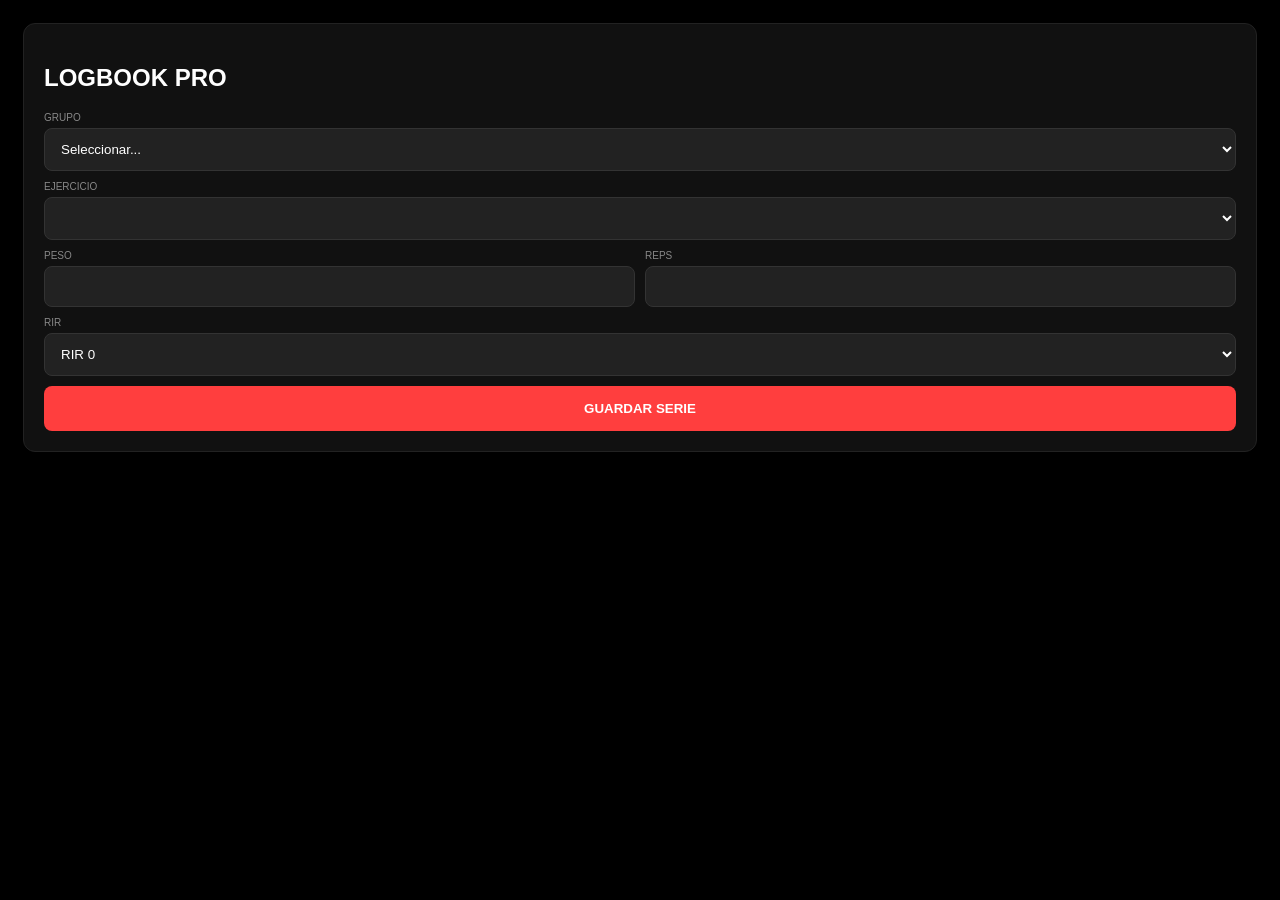
<file: app/tracking/index.html>
<!DOCTYPE html><html><head><meta charset='UTF-8'><meta name='viewport' content='width=device-width, initial-scale=1.0'><title>LOGBOOK PRO</title><style>body{background:#000;color:#fff;font-family:sans-serif;padding:15px}.card{background:#111;padding:20px;border-radius:12px;border:1px solid #222}label{display:block;color:#888;font-size:10px;margin-bottom:5px;text-transform:uppercase}select,input{width:100%;background:#222;border:1px solid #333;color:#fff;padding:12px;margin-bottom:10px;border-radius:8px;box-sizing:border-box}button{width:100%;padding:15px;background:#ff3e3e;color:#fff;border:none;border-radius:8px;font-weight:bold}.item{border-left:4px solid #ff3e3e;background:#111;padding:15px;margin-top:10px;border-radius:4px}</style></head><body><div class='card'><h2>LOGBOOK PRO</h2><label>Grupo</label><select id='g' onchange='u()'><option value=''>Seleccionar...</option></select><label>Ejercicio</label><select id='ex'></select><div style='display:grid;grid-template-columns:1fr 1fr;gap:10px'><div><label>Peso</label><input type='number' id='w'></div><div><label>Reps</label><input type='number' id='r'></div></div><label>RIR</label><select id='rir'><option>RIR 0</option><option>RIR 1</option><option>Rest-Pause</option><option>Dropset</option></select><button onclick='s()'>GUARDAR SERIE</button></div><div id='h'></div><script src='exercises_db.js'></script><script>const gs=document.getElementById('g');Object.keys(EXERCISES_DB).forEach(g=>{let o=document.createElement('option');o.value=g;o.innerText=g;gs.appendChild(o)});function u(){const g=gs.value;const e=document.getElementById('ex');e.innerHTML=EXERCISES_DB[g].map(x=>'<option value="'+x+'">'+x+'</option>').join('');}function s(){const ex=document.getElementById('ex').value;const w=document.getElementById('w').value;const r=document.getElementById('r').value;if(!ex||!w||!r)return alert('Faltan datos');const html='<div class="item"><b>'+ex+'</b><br>'+w+'kg x '+r+' - '+document.getElementById('rir').value+'</div>';document.getElementById('h').innerHTML=html+document.getElementById('h').innerHTML;}</script></body></html>
</file>
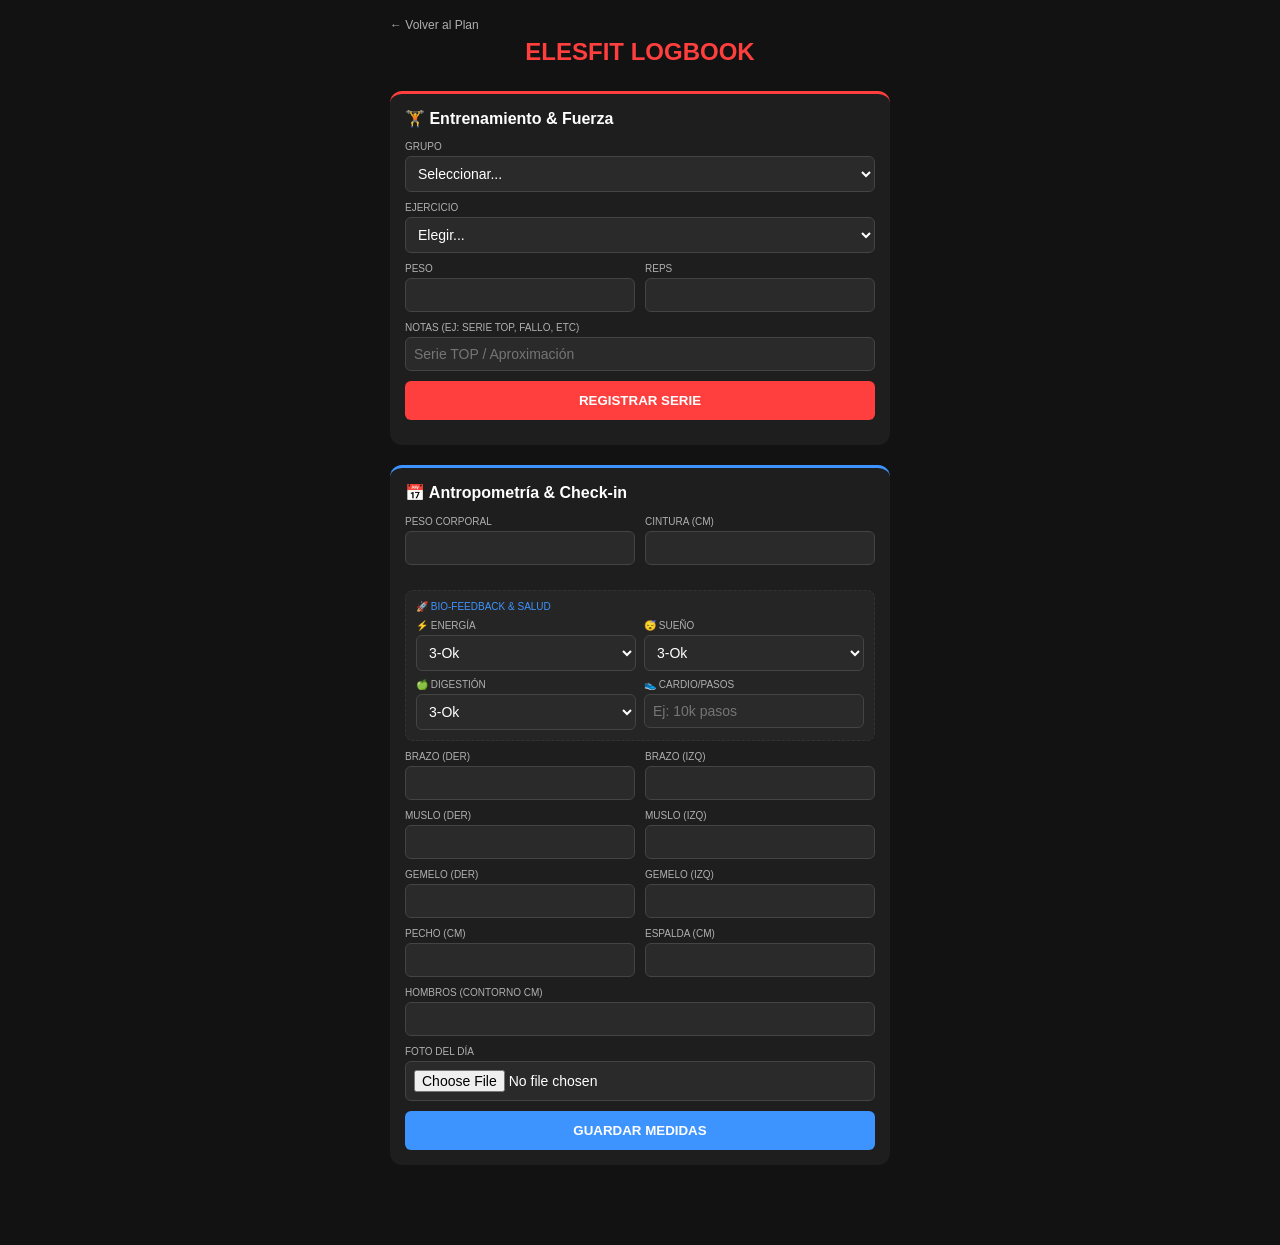
<file: plan90/tracking/index.html>
<!DOCTYPE html>
<html lang="es">
<head>
    <meta charset="UTF-8">
    <meta name="viewport" content="width=device-width, initial-scale=1.0">
    <title>ELESFIT - Seguimiento FULL</title>
    <style>
        :root {
            --dark-bg: #121212; --card-bg: #1e1e1e; --text-main: #ffffff;
            --text-dim: #b0b0b0; --accent-red: #ff3e3e; --accent-blue: #3e94ff;
            --accent-gold: #ffd700; --accent-green: #4caf50;
        }
        body { background-color: var(--dark-bg); color: var(--text-main); font-family: sans-serif; margin: 0; padding: 15px; padding-bottom: 50px; }
        .container { max-width: 500px; margin: 0 auto; }
        header { text-align: center; margin-bottom: 25px; }
        .btn-back { color: var(--text-dim); text-decoration: none; font-size: 12px; }
        h1 { color: var(--accent-red); margin: 5px 0; font-size: 24px; }
        .track-section { background: var(--card-bg); border-radius: 12px; padding: 15px; margin-bottom: 20px; border-top: 3px solid #444; }
        .sec-train { border-top-color: var(--accent-red); }
        .sec-weekly { border-top-color: var(--accent-blue); }
        h2 { font-size: 16px; margin-top: 0; color: #fff; }
        .form-grid { display: grid; grid-template-columns: 1fr 1fr; gap: 10px; margin-top: 10px; }
        label { font-size: 10px; color: var(--text-dim); text-transform: uppercase; display: block; margin-bottom: 4px; }
        input, select, textarea { background: #2a2a2a; border: 1px solid #444; border-radius: 6px; padding: 8px; color: white; font-size: 14px; width: 100%; box-sizing: border-box; }
        .full-width { grid-column: span 2; }
        button { width: 100%; padding: 12px; border-radius: 6px; border: none; font-weight: bold; cursor: pointer; margin-top: 10px; text-transform: uppercase; }
        .btn-red { background: var(--accent-red); color: white; }
        .btn-blue { background: var(--accent-blue); color: white; }
        .history-list { margin-top: 30px; }
        .log-item { background: #1a1a1a; padding: 12px; border-radius: 8px; margin-bottom: 10px; border: 1px solid #222; position: relative; }
        .log-header { display: flex; justify-content: space-between; font-weight: bold; font-size: 13px; margin-bottom: 5px; padding-right: 20px; }
        .tag { font-size: 9px; padding: 2px 5px; border-radius: 3px; }
        .tag-train { background: rgba(255,62,62,0.2); color: var(--accent-red); }
        .tag-week { background: rgba(62,148,255,0.2); color: var(--accent-blue); }
        .log-best { color: var(--accent-gold); font-size: 9px; border: 1px solid var(--accent-gold); padding: 1px 4px; border-radius: 2px; }
        .btn-del { position: absolute; top: 12px; right: 12px; color: #444; font-size: 14px; cursor: pointer; border: none; background: none; padding: 0; }
        .btn-del:hover { color: var(--accent-red); }
        .bio-feedback { background: rgba(255,255,255,0.03); padding: 10px; border-radius: 8px; margin-top: 15px; border: 1px dashed #333; }
        .bio-grid { display: grid; grid-template-columns: 1fr 1fr; gap: 8px; }
        .icon-row { display: flex; gap: 10px; font-size: 11px; margin-top: 5px; color: #aaa; }
    </style>
</head>
<body>
    <div class="container">
        <a href="../index.html" class="btn-back">← Volver al Plan</a>
        <header><h1>ELESFIT LOGBOOK</h1></header>

        <section class="track-section sec-train">
            <h2>🏋️ Entrenamiento & Fuerza</h2>
            <div class="form-grid">
                <div class="input-group full-width"><label>Grupo</label><select id="group" onchange="loadEx()"><option value="">Seleccionar...</option></select></div>
                <div class="input-group full-width"><label>Ejercicio</label><select id="ex" onchange="updatePrev()"><option value="">Elegir...</option></select></div>
                <div class="input-group"><label>Peso</label><input type="number" step="0.5" id="w"></div>
                <div class="input-group"><label>Reps</label><input type="number" id="r"></div>
                <div class="input-group full-width"><label>Notas (Ej: Serie TOP, Fallo, etc)</label><input type="text" id="t-note" placeholder="Serie TOP / Aproximación"></div>
            </div>
            <button class="btn-red" onclick="save('train')">REGISTRAR SERIE</button>
            <div id="prev" style="margin-top:10px; font-size:11px; color:var(--accent-red);"></div>
        </section>

        <section class="track-section sec-weekly">
            <h2>📅 Antropometría & Check-in</h2>
            <div class="form-grid">
                <div class="input-group"><label>Peso Corporal</label><input type="number" step="0.1" id="w-p"></div>
                <div class="input-group"><label>Cintura (cm)</label><input type="number" id="w-c"></div>
                
                <div class="full-width bio-feedback">
                    <label style="color:var(--accent-blue); margin-bottom:8px;">🚀 Bio-Feedback & Salud</label>
                    <div class="bio-grid">
                        <div><label>⚡ Energía</label><select id="in-ene"><option>5-Tope</option><option>4-Bien</option><option selected>3-Ok</option><option>2-Mal</option><option>1-Off</option></select></div>
                        <div><label>😴 Sueño</label><select id="in-sue"><option>5-Pro</option><option>4-Bien</option><option selected>3-Ok</option><option>2-Mal</option><option>1-Insom</option></select></div>
                        <div><label>🍏 Digestión</label><select id="in-dig"><option>5-Perfecta</option><option>4-Buena</option><option selected>3-Ok</option><option>2-Pesada</option><option>1-Mala</option></select></div>
                        <div><label>👟 Cardio/Pasos</label><input type="text" id="in-car" placeholder="Ej: 10k pasos"></div>
                    </div>
                </div>

                <div class="input-group"><label>Brazo (Der)</label><input type="number" id="w-br-d"></div>
                <div class="input-group"><label>Brazo (Izq)</label><input type="number" id="w-br-i"></div>
                <div class="input-group"><label>Muslo (Der)</label><input type="number" id="w-mu-d"></div>
                <div class="input-group"><label>Muslo (Izq)</label><input type="number" id="w-mu-i"></div>
                <div class="input-group"><label>Gemelo (Der)</label><input type="number" id="w-ge-d"></div>
                <div class="input-group"><label>Gemelo (Izq)</label><input type="number" id="w-ge-i"></div>
                <div class="input-group"><label>Pecho (cm)</label><input type="number" id="w-pecho"></div>
                <div class="input-group"><label>Espalda (cm)</label><input type="number" id="w-espalda"></div>
                <div class="input-group full-width"><label>Hombros (Contorno cm)</label><input type="number" id="w-hombros"></div>
    
                <div class="input-group full-width"><label>Foto del día</label><input type="file" id="w-file" accept="image/*"></div>
            </div>
            <button class="btn-blue" onclick="save('week')">GUARDAR MEDIDAS</button>
        </section>

        <div id="history" class="history-list"></div>
    </div>

    <script src="../../app/tracking/exercises_db.js"></script>
    <script>
        const gs=document.getElementById('group'), es=document.getElementById('ex'), hDiv=document.getElementById('history'), pDiv=document.getElementById('prev');
        let logs=JSON.parse(localStorage.getItem('plan90_logs')||'[]');

        if(typeof EXERCISES_DB!=='undefined'){Object.keys(EXERCISES_DB).forEach(g=>{let o=document.createElement('option');o.value=g;o.innerText=g;gs.appendChild(o);});}
        function loadEx(){es.innerHTML='<option value="">Elegir...</option>';if(gs.value)EXERCISES_DB[gs.value].forEach(e=>{let o=document.createElement('option');o.value=e;o.innerText=e;es.appendChild(o);});updatePrev();}
        
        function save(t){
            let l={id:Date.now(),type:t,date:new Date().toLocaleDateString('es-AR',{day:'2-digit',month:'2-digit'})};
            if(t==='train'){
                l.title=es.value; let p=parseFloat(document.getElementById('w').value), r=parseInt(document.getElementById('r').value);
                if(!l.title||!p||!r)return alert('Faltan datos');
                l.data=`${p}kg x ${r}`; l.wVal=p; l.note = document.getElementById('t-note').value; fin(l);
            } else {
                l.title="Check-in Antropometría"; 
                l.data=`Peso: ${document.getElementById('w-p').value}kg | Cint: ${document.getElementById('w-c').value}cm`;
                l.ene=document.getElementById('in-ene').value; l.sue=document.getElementById('in-sue').value;
                l.dig=document.getElementById('in-dig').value; l.car=document.getElementById('in-car').value;
                l.note = `Pecho: ${document.getElementById('w-pecho').value} | Hombros: ${document.getElementById('w-hombros').value} | Espalda: ${document.getElementById('w-espalda').value} | Brazos: ${document.getElementById('w-br-d').value}/${document.getElementById('w-br-i').value} | Muslos: ${document.getElementById('w-mu-d').value}/${document.getElementById('w-mu-i').value} | Gemelos: ${document.getElementById('w-ge-d').value}/${document.getElementById('w-ge-i').value}`;
                let fi=document.getElementById('w-file'); if(fi.files[0]){let rd=new FileReader(); rd.onload=(e)=>{l.img=e.target.result;fin(l);};rd.readAsDataURL(fi.files[0]);}else{fin(l);}
            }
        }
        function fin(l){logs.unshift(l);localStorage.setItem('plan90_logs',JSON.stringify(logs));loadH();updatePrev();}
        
        function deleteLog(id){if(confirm('¿Eliminar registro?')){logs=logs.filter(l=>l.id!==id);localStorage.setItem('plan90_logs',JSON.stringify(logs));loadH();updatePrev();}}

        function loadH(){
            hDiv.innerHTML=logs.map(l=>{
                let rTag=""; if(l.type==='train'){let b=Math.max(...logs.filter(h=>h.type==='train'&&h.title===l.title).map(h=>h.wVal||0));if(l.wVal===b)rTag='<span class="log-best">★ RÉCORD</span>';}
                let bio = l.type==='week' ? `<div class="icon-row"><span>⚡${l.ene}</span><span>😴${l.sue}</span><span>🍏${l.dig}</span><span>👟${l.car||'0'}</span></div>` : '';
                return `<div class="log-item">
                    <button class="btn-del" onclick="deleteLog(${l.id})">✕</button>
                    <div class="log-header"><span>${l.title}</span><span class="tag tag-${l.type}">${l.type}</span></div>
                    <div style="color:white;font-size:14px;">${l.data}</div>
                    ${bio}
                    <div style="color:#888;font-size:11px;margin-top:4px;">${l.note||""}</div>
                    ${rTag}
                    ${l.img?`<img src="${l.img}" style="width:100%;border-radius:4px;margin-top:8px;">`:''}
                    <div style="font-size:9px;color:#444;margin-top:5px;">${l.date}</div>
                </div>`;
            }).join('');
        }
        function updatePrev(){if(!es.value){pDiv.innerHTML='';return;}let f=logs.filter(l=>l.type==='train'&&l.title===es.value).slice(0,2);pDiv.innerHTML=f.map(l=>`• ${l.date}: ${l.data}`).join('<br>');}
        window.onload=loadH;
    </script>
</body>
</html>
</file>
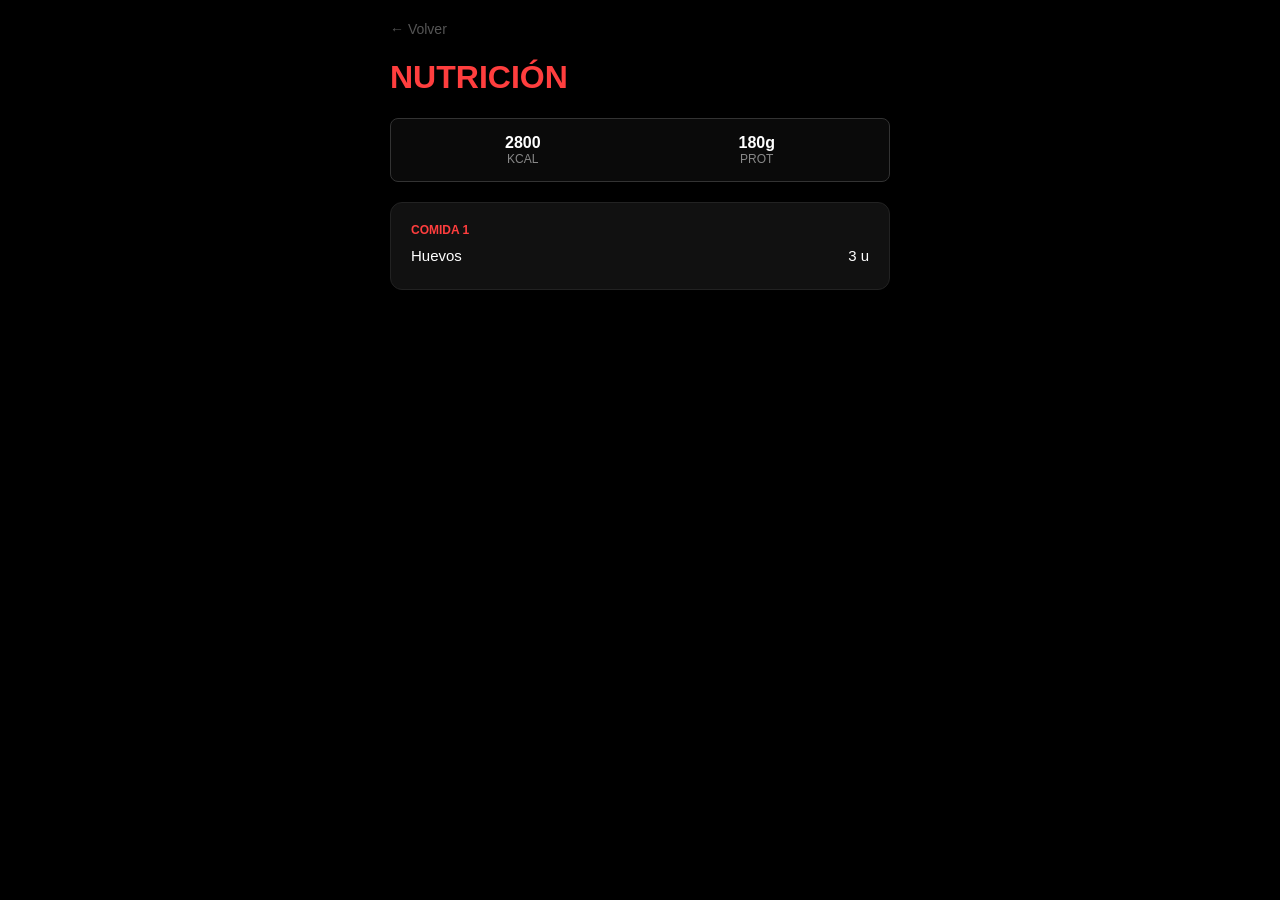
<file: app/dieta.html>
<!DOCTYPE html><html><head><meta charset='UTF-8'><meta name='viewport' content='width=device-width, initial-scale=1.0'><title>ELESFIT APP - Dieta</title><link rel='stylesheet' href='style.css'><style>.meal-card{background:#111;border-radius:12px;padding:20px;margin-bottom:15px;border:1px solid #222}.meal-time{color:var(--acc);font-weight:bold;font-size:12px;margin-bottom:10px;display:block}.food-item{display:flex;justify-content:space-between;margin-bottom:5px;font-size:15px}.macros{background:#0a0a0a;padding:15px;border-radius:8px;display:flex;justify-content:space-around;margin-top:20px;border:1px solid #333}.macro-val{text-align:center;font-size:12px;color:#888}.macro-val b{display:block;color:#fff;font-size:16px}</style></head><body><div class='container'><a href='index.html' style='color:#555;text-decoration:none;font-size:14px'>← Volver</a><h1 style='color:var(--acc)'>NUTRICIÓN</h1><div class='macros'><div class='macro-val'><b>2800</b> KCAL</div><div class='macro-val'><b>180g</b> PROT</div></div><div class='meal-card' style='margin-top:20px'><span class='meal-time'>COMIDA 1</span><div class='food-item'><span>Huevos</span><span>3 u</span></div></div></div></body></html>
</file>
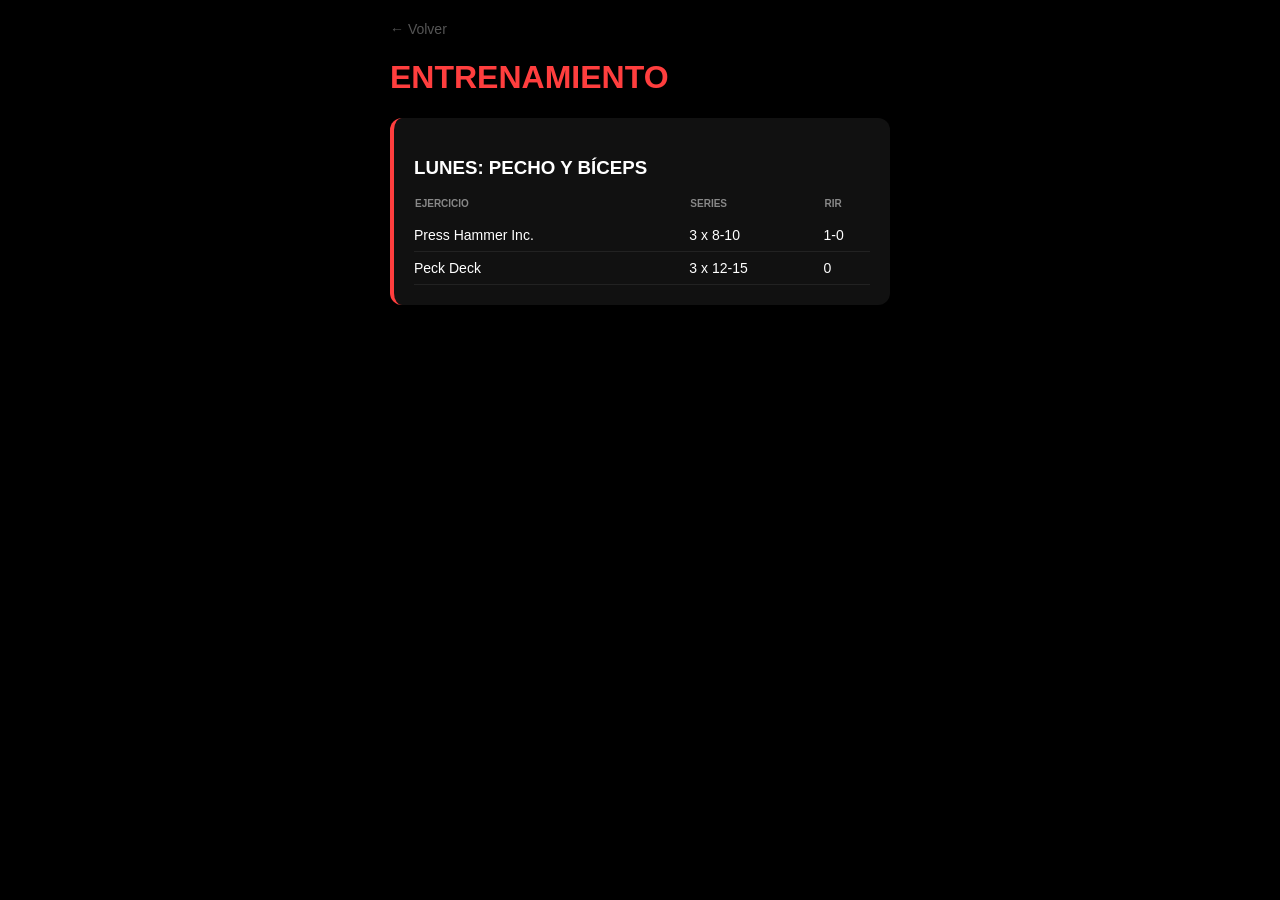
<file: app/rutina.html>
<!DOCTYPE html><html><head><meta charset='UTF-8'><meta name='viewport' content='width=device-width, initial-scale=1.0'><title>ELESFIT APP - Rutina</title><link rel='stylesheet' href='style.css'><style>.day-card{background:#111;border-radius:12px;padding:20px;margin-bottom:20px;border-left:4px solid var(--acc)}table{width:100%;border-collapse:collapse;margin-top:10px;font-size:14px}th{text-align:left;color:#888;padding-bottom:10px;font-size:10px;text-transform:uppercase}td{padding:8px 0;border-bottom:1px solid #222}</style></head><body><div class='container'><a href='index.html' style='color:#555;text-decoration:none;font-size:14px'>← Volver</a><h1 style='color:var(--acc)'>ENTRENAMIENTO</h1><div class='day-card'><h3>LUNES: PECHO Y BÍCEPS</h3><table><tr><th>EJERCICIO</th><th>SERIES</th><th>RIR</th></tr><tr><td>Press Hammer Inc.</td><td>3 x 8-10</td><td>1-0</td></tr><tr><td>Peck Deck</td><td>3 x 12-15</td><td>0</td></tr></table></div></div></body></html>
</file>
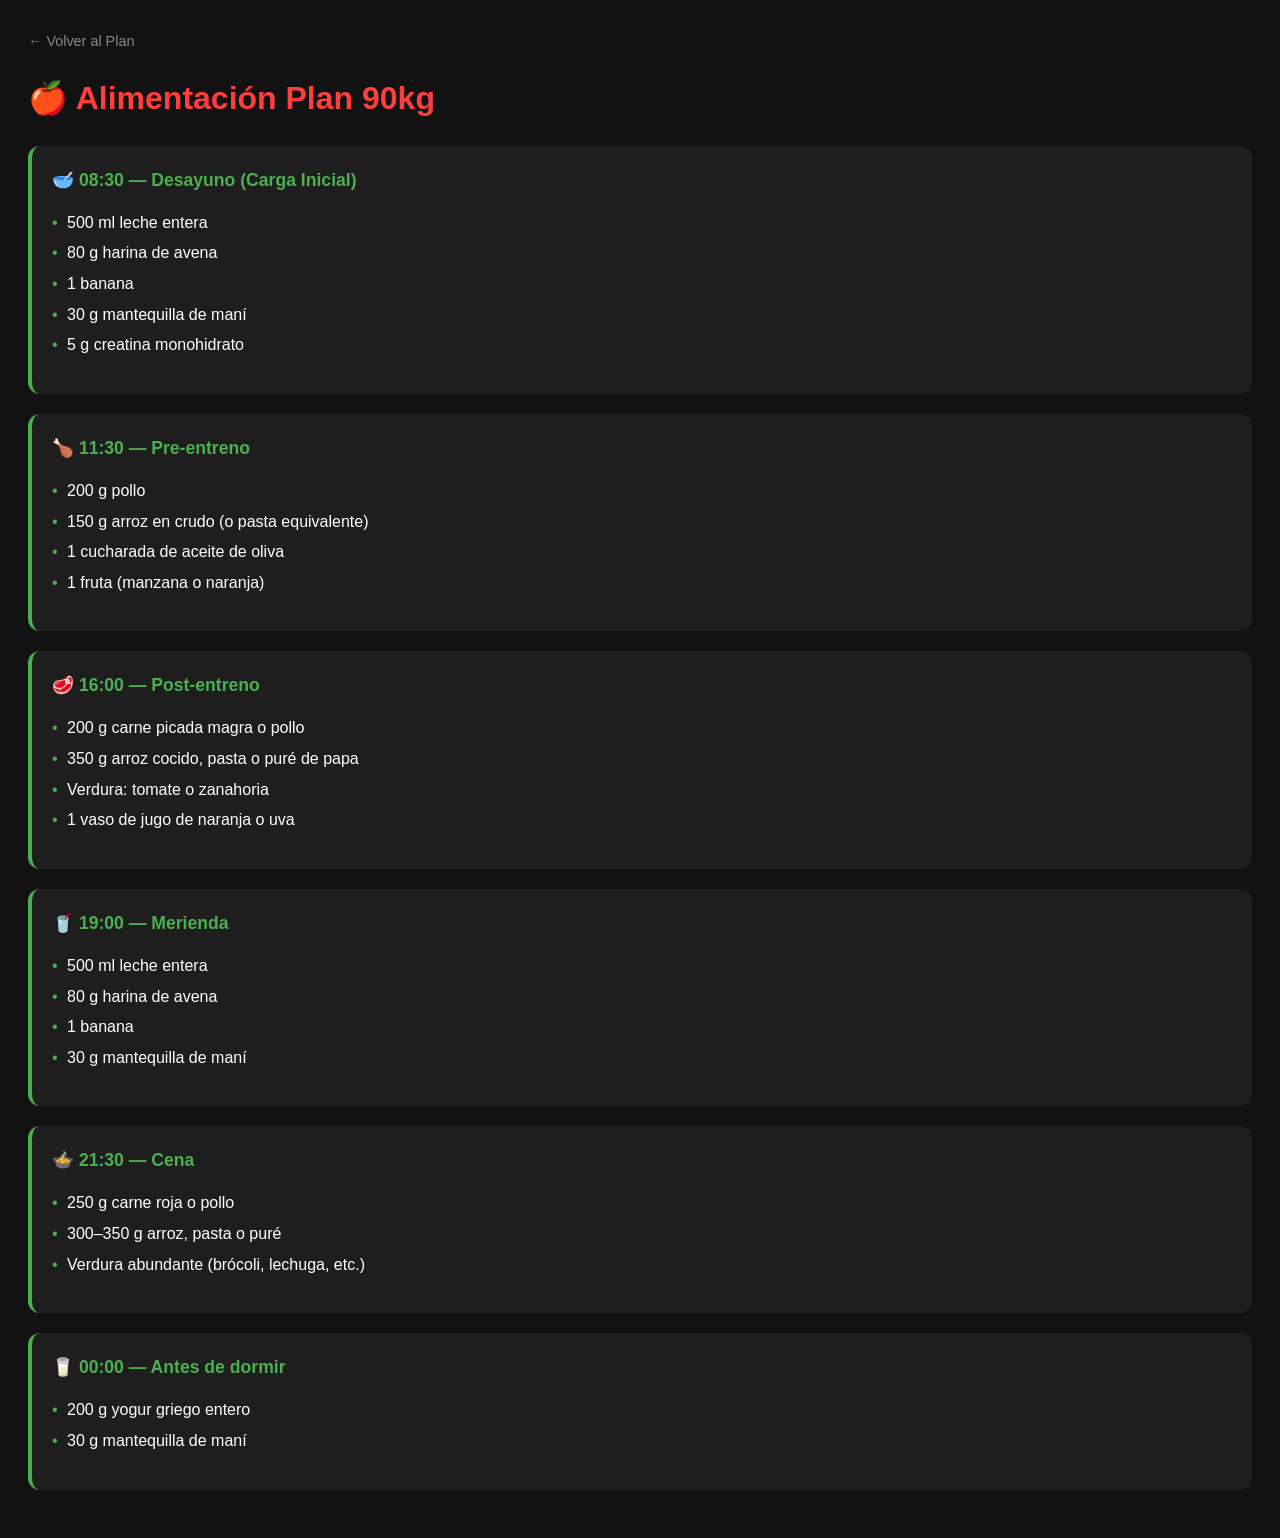
<file: plan90/alimentacion.html>
<!DOCTYPE html>
<html lang="es">
<head>
    <meta charset="UTF-8"><meta name="viewport" content="width=device-width, initial-scale=1.0">
    <title>Alimentación - ELESFIT</title>
    <style>
        body { background: #121212; color: white; font-family: sans-serif; padding: 20px; line-height: 1.6; }
        h1 { color: #ff3e3e; margin-top: 0; }
        .card { background: #1e1e1e; padding: 20px; border-radius: 12px; margin-bottom: 20px; border-left: 4px solid #4CAF50; }
        .meal-header { font-weight: bold; color: #4CAF50; margin-bottom: 10px; font-size: 1.1em; }
        .meal-items { list-style: none; padding: 0; }
        .meal-items li { margin-bottom: 5px; padding-left: 15px; position: relative; }
        .meal-items li::before { content: "•"; position: absolute; left: 0; color: #4CAF50; }
        .btn-back { display: inline-block; color: #888; text-decoration: none; margin-bottom: 20px; font-size: 0.9em; }
    </style>
</head>
<body>
    <a href="index.html" class="btn-back">← Volver al Plan</a>
    <h1>🍎 Alimentación Plan 90kg</h1>

    <div class="card">
        <div class="meal-header">🥣 08:30 — Desayuno (Carga Inicial)</div>
        <ul class="meal-items">
            <li>500 ml leche entera</li>
            <li>80 g harina de avena</li>
            <li>1 banana</li>
            <li>30 g mantequilla de maní</li>
            <li>5 g creatina monohidrato</li>
        </ul>
    </div>

    <div class="card">
        <div class="meal-header">🍗 11:30 — Pre-entreno</div>
        <ul class="meal-items">
            <li>200 g pollo</li>
            <li>150 g arroz en crudo (o pasta equivalente)</li>
            <li>1 cucharada de aceite de oliva</li>
            <li>1 fruta (manzana o naranja)</li>
        </ul>
    </div>

    <div class="card">
        <div class="meal-header">🥩 16:00 — Post-entreno</div>
        <ul class="meal-items">
            <li>200 g carne picada magra o pollo</li>
            <li>350 g arroz cocido, pasta o puré de papa</li>
            <li>Verdura: tomate o zanahoria</li>
            <li>1 vaso de jugo de naranja o uva</li>
        </ul>
    </div>

    <div class="card">
        <div class="meal-header">🥤 19:00 — Merienda</div>
        <ul class="meal-items">
            <li>500 ml leche entera</li>
            <li>80 g harina de avena</li>
            <li>1 banana</li>
            <li>30 g mantequilla de maní</li>
        </ul>
    </div>

    <div class="card">
        <div class="meal-header">🍲 21:30 — Cena</div>
        <ul class="meal-items">
            <li>250 g carne roja o pollo</li>
            <li>300–350 g arroz, pasta o puré</li>
            <li>Verdura abundante (brócoli, lechuga, etc.)</li>
        </ul>
    </div>

    <div class="card">
        <div class="meal-header">🥛 00:00 — Antes de dormir</div>
        <ul class="meal-items">
            <li>200 g yogur griego entero</li>
            <li>30 g mantequilla de maní</li>
        </ul>
    </div>
</body>
</html>
</file>
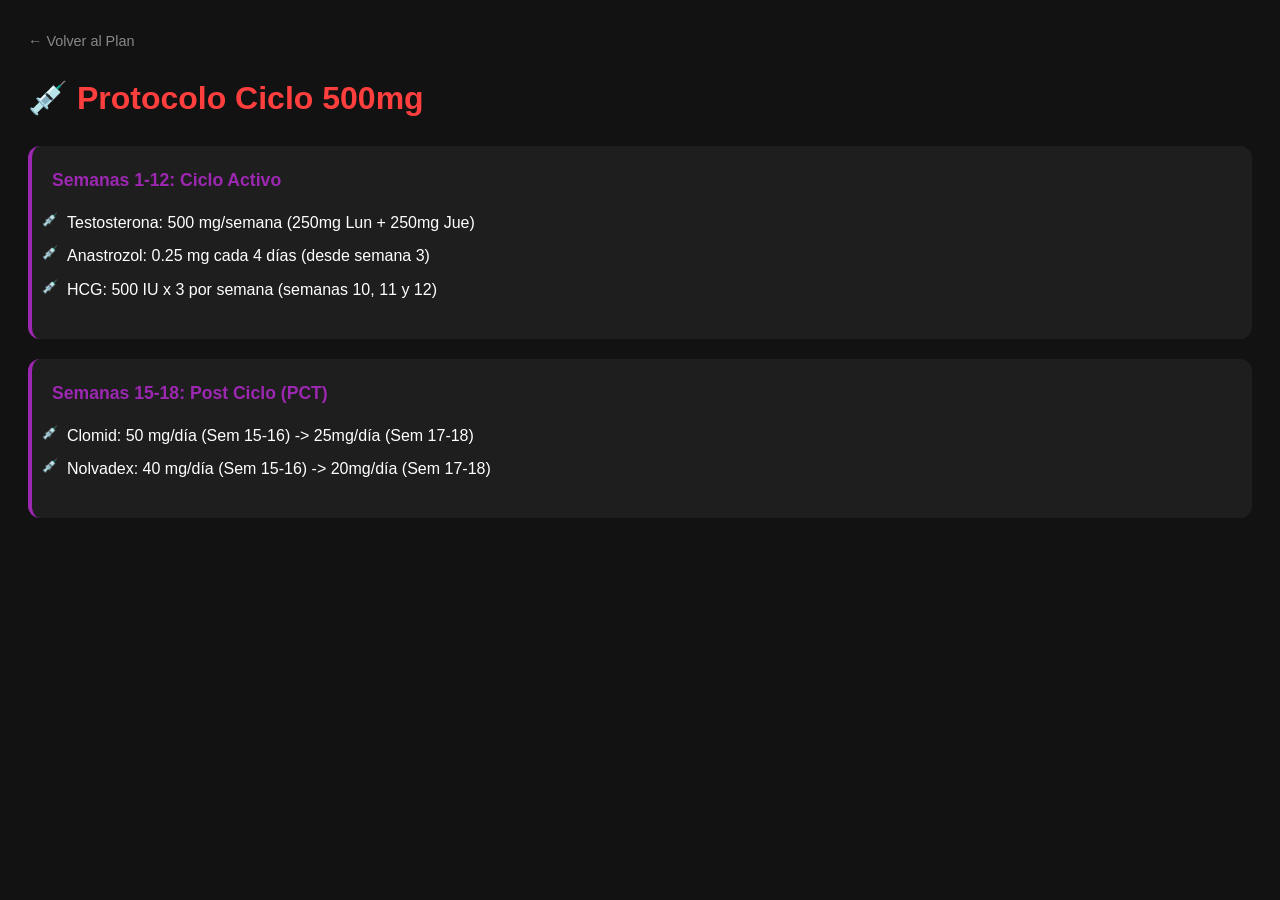
<file: plan90/ciclo.html>
<!DOCTYPE html>
<html lang="es">
<head>
    <meta charset="UTF-8"><meta name="viewport" content="width=device-width, initial-scale=1.0">
    <title>Ciclo - ELESFIT</title>
    <style>
        body { background: #121212; color: white; font-family: sans-serif; padding: 20px; line-height: 1.6; }
        h1 { color: #ff3e3e; margin-top: 0; }
        .card { background: #1e1e1e; padding: 20px; border-radius: 12px; margin-bottom: 20px; border-left: 4px solid #9c27b0; }
        .header-s { font-weight: bold; color: #9c27b0; margin-bottom: 10px; font-size: 1.1em; }
        .items { list-style: none; padding: 0; }
        .items li { margin-bottom: 8px; padding-left: 15px; position: relative; }
        .items li::before { content: "💉"; position: absolute; left: -10px; font-size: 0.8em; }
        .btn-back { display: inline-block; color: #888; text-decoration: none; margin-bottom: 20px; font-size: 0.9em; }
    </style>
</head>
<body>
    <a href="index.html" class="btn-back">← Volver al Plan</a>
    <h1>💉 Protocolo Ciclo 500mg</h1>

    <div class="card">
        <div class="header-s">Semanas 1-12: Ciclo Activo</div>
        <ul class="items">
            <li>Testosterona: 500 mg/semana (250mg Lun + 250mg Jue)</li>
            <li>Anastrozol: 0.25 mg cada 4 días (desde semana 3)</li>
            <li>HCG: 500 IU x 3 por semana (semanas 10, 11 y 12)</li>
        </ul>
    </div>

    <div class="card">
        <div class="header-s">Semanas 15-18: Post Ciclo (PCT)</div>
        <ul class="items">
            <li>Clomid: 50 mg/día (Sem 15-16) -> 25mg/día (Sem 17-18)</li>
            <li>Nolvadex: 40 mg/día (Sem 15-16) -> 20mg/día (Sem 17-18)</li>
        </ul>
    </div>
</body>
</html>
</file>
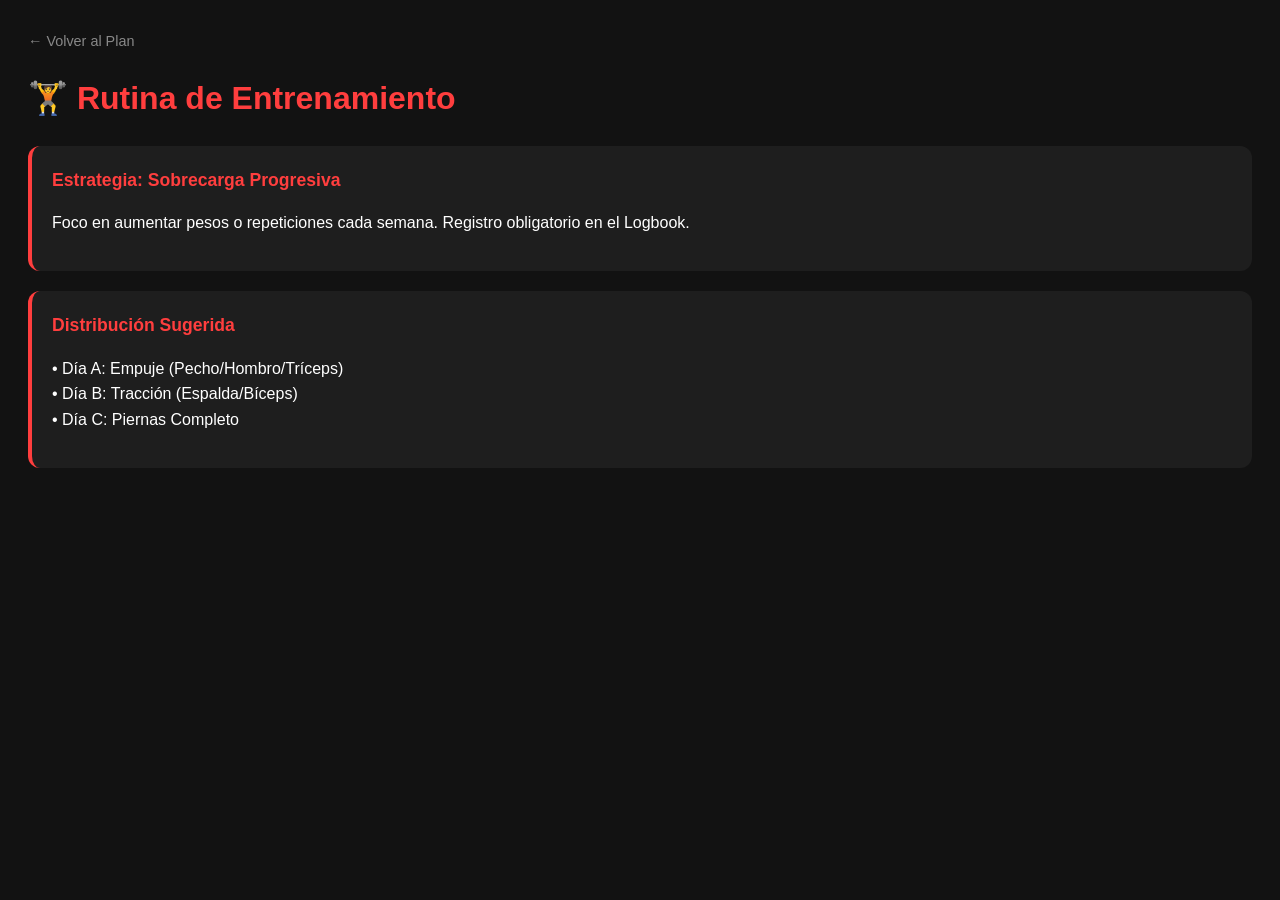
<file: plan90/entrenamiento.html>
<!DOCTYPE html>
<html lang="es">
<head>
    <meta charset="UTF-8"><meta name="viewport" content="width=device-width, initial-scale=1.0">
    <title>Entrenamiento - ELESFIT</title>
    <style>
        body { background: #121212; color: white; font-family: sans-serif; padding: 20px; line-height: 1.6; }
        h1 { color: #ff3e3e; margin-top: 0; }
        .card { background: #1e1e1e; padding: 20px; border-radius: 12px; margin-bottom: 20px; border-left: 4px solid #ff3e3e; }
        .header-s { font-weight: bold; color: #ff3e3e; margin-bottom: 10px; font-size: 1.1em; }
        .btn-back { display: inline-block; color: #888; text-decoration: none; margin-bottom: 20px; font-size: 0.9em; }
    </style>
</head>
<body>
    <a href="index.html" class="btn-back">← Volver al Plan</a>
    <h1>🏋️ Rutina de Entrenamiento</h1>

    <div class="card">
        <div class="header-s">Estrategia: Sobrecarga Progresiva</div>
        <p>Foco en aumentar pesos o repeticiones cada semana. Registro obligatorio en el Logbook.</p>
    </div>

    <div class="card">
        <div class="header-s">Distribución Sugerida</div>
        <p>• Día A: Empuje (Pecho/Hombro/Tríceps)<br>• Día B: Tracción (Espalda/Bíceps)<br>• Día C: Piernas Completo</p>
    </div>
</body>
</html>
</file>
<file: app/style.css>
:root { --bg: #000; --card: #111; --acc: #ff3e3e; --txt: #fff; } body { background: var(--bg); color: var(--txt); font-family: sans-serif; margin: 0; } .container { max-width: 500px; margin: 0 auto; padding: 20px; } .btn { display: block; background: var(--acc); padding: 20px; border-radius: 12px; text-align: center; text-decoration: none; color: #fff; font-weight: bold; }
</file>
